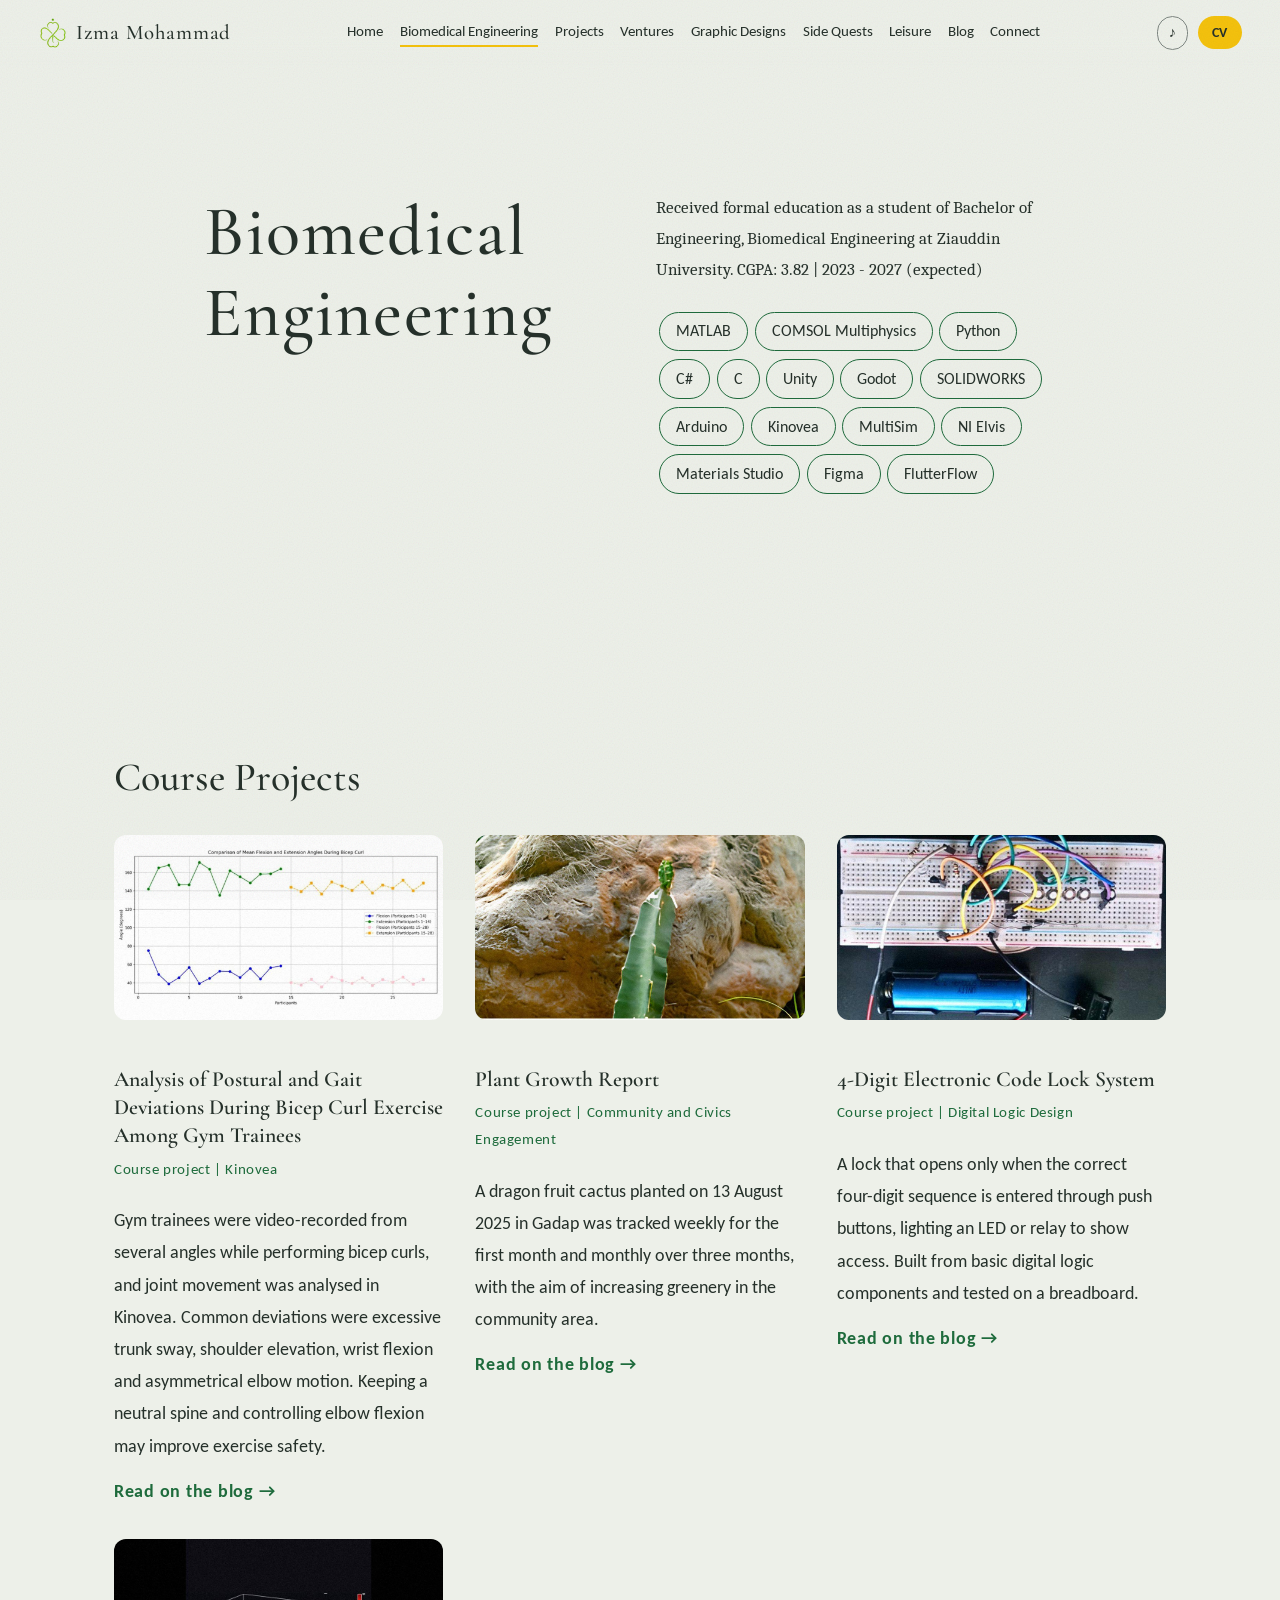
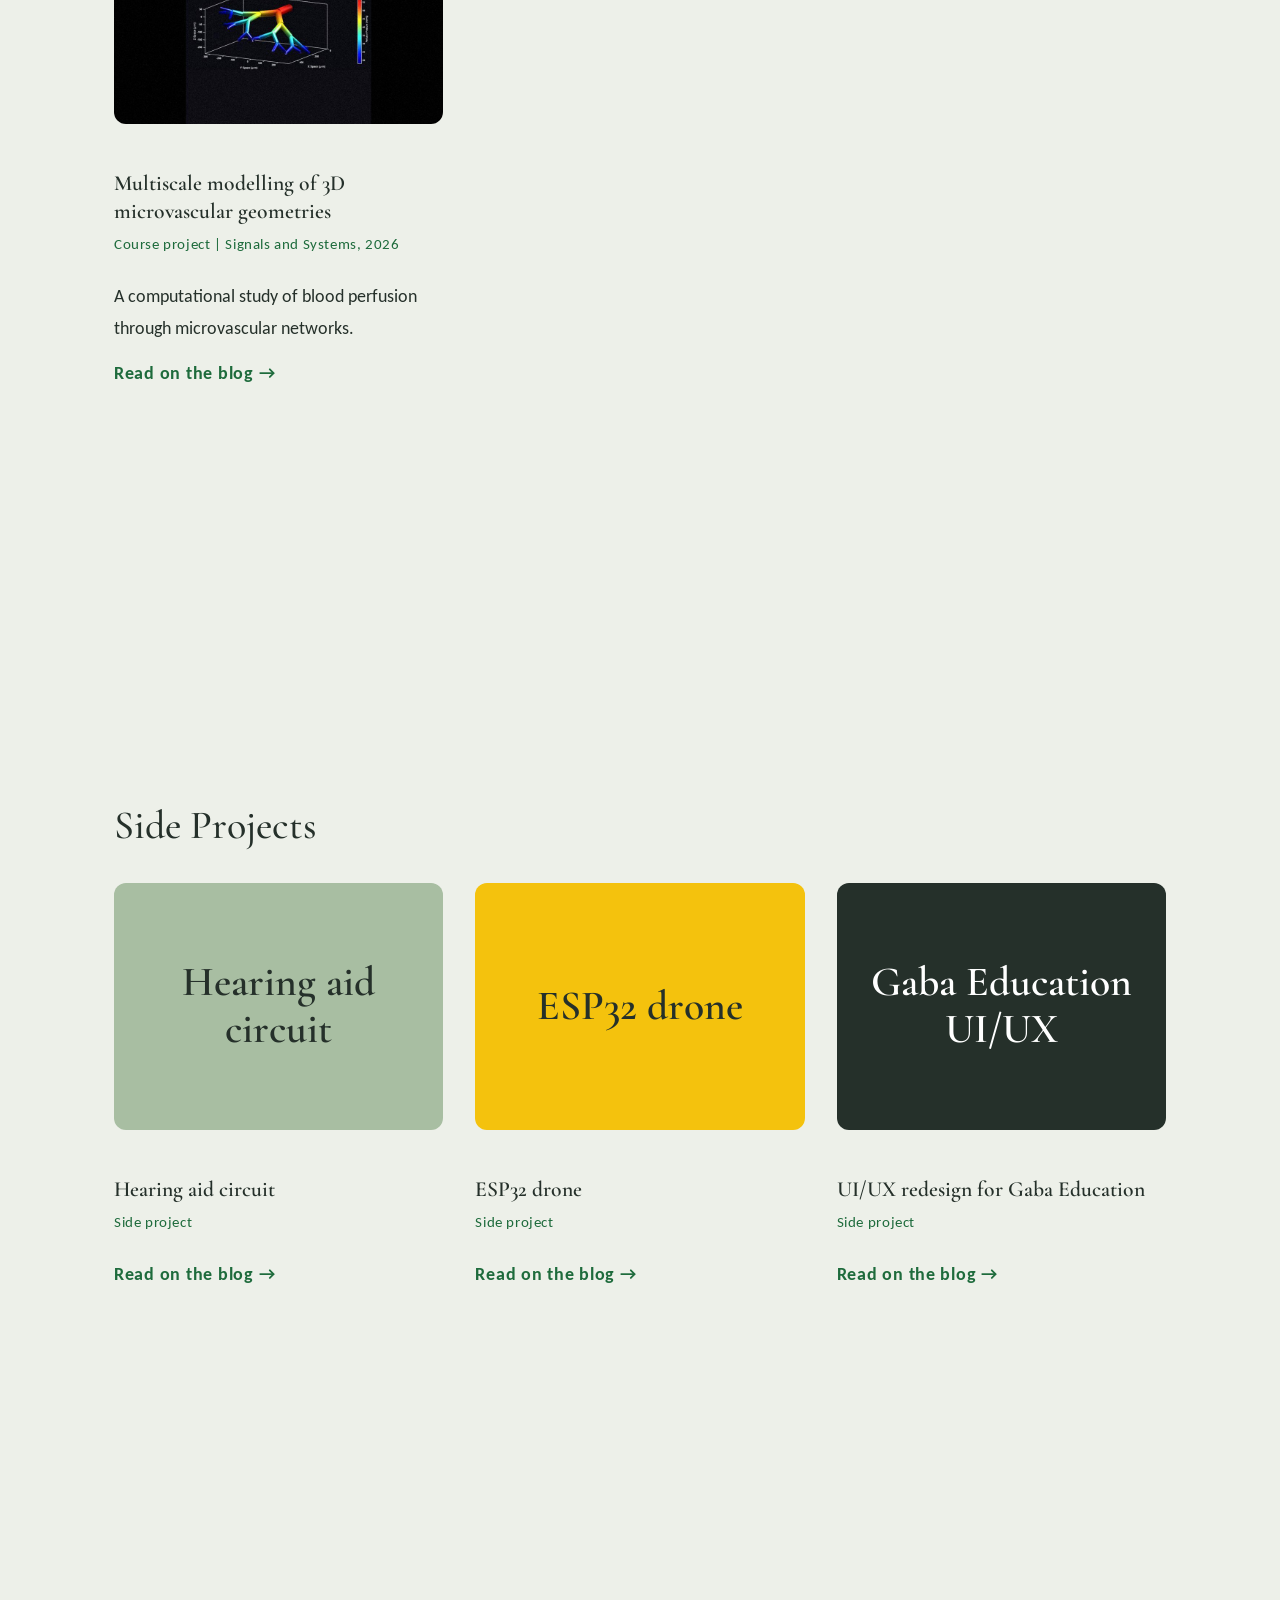
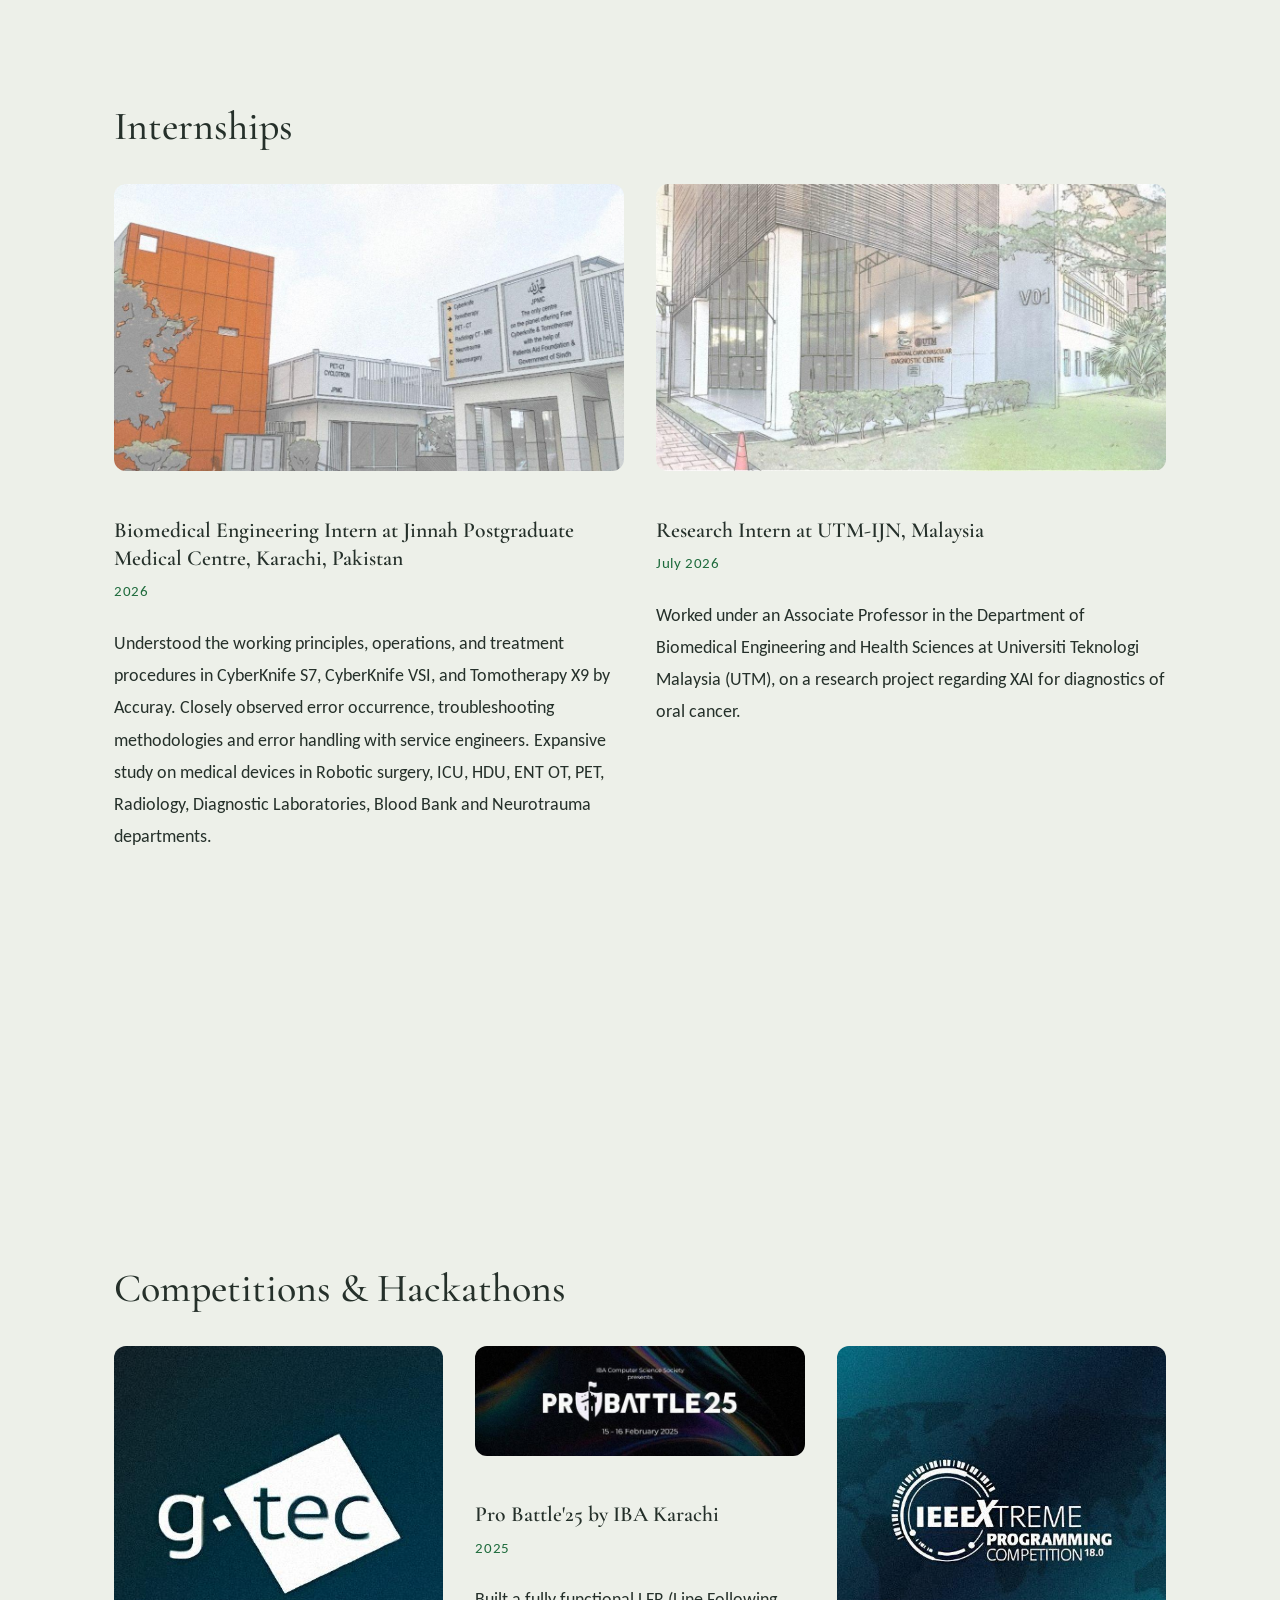
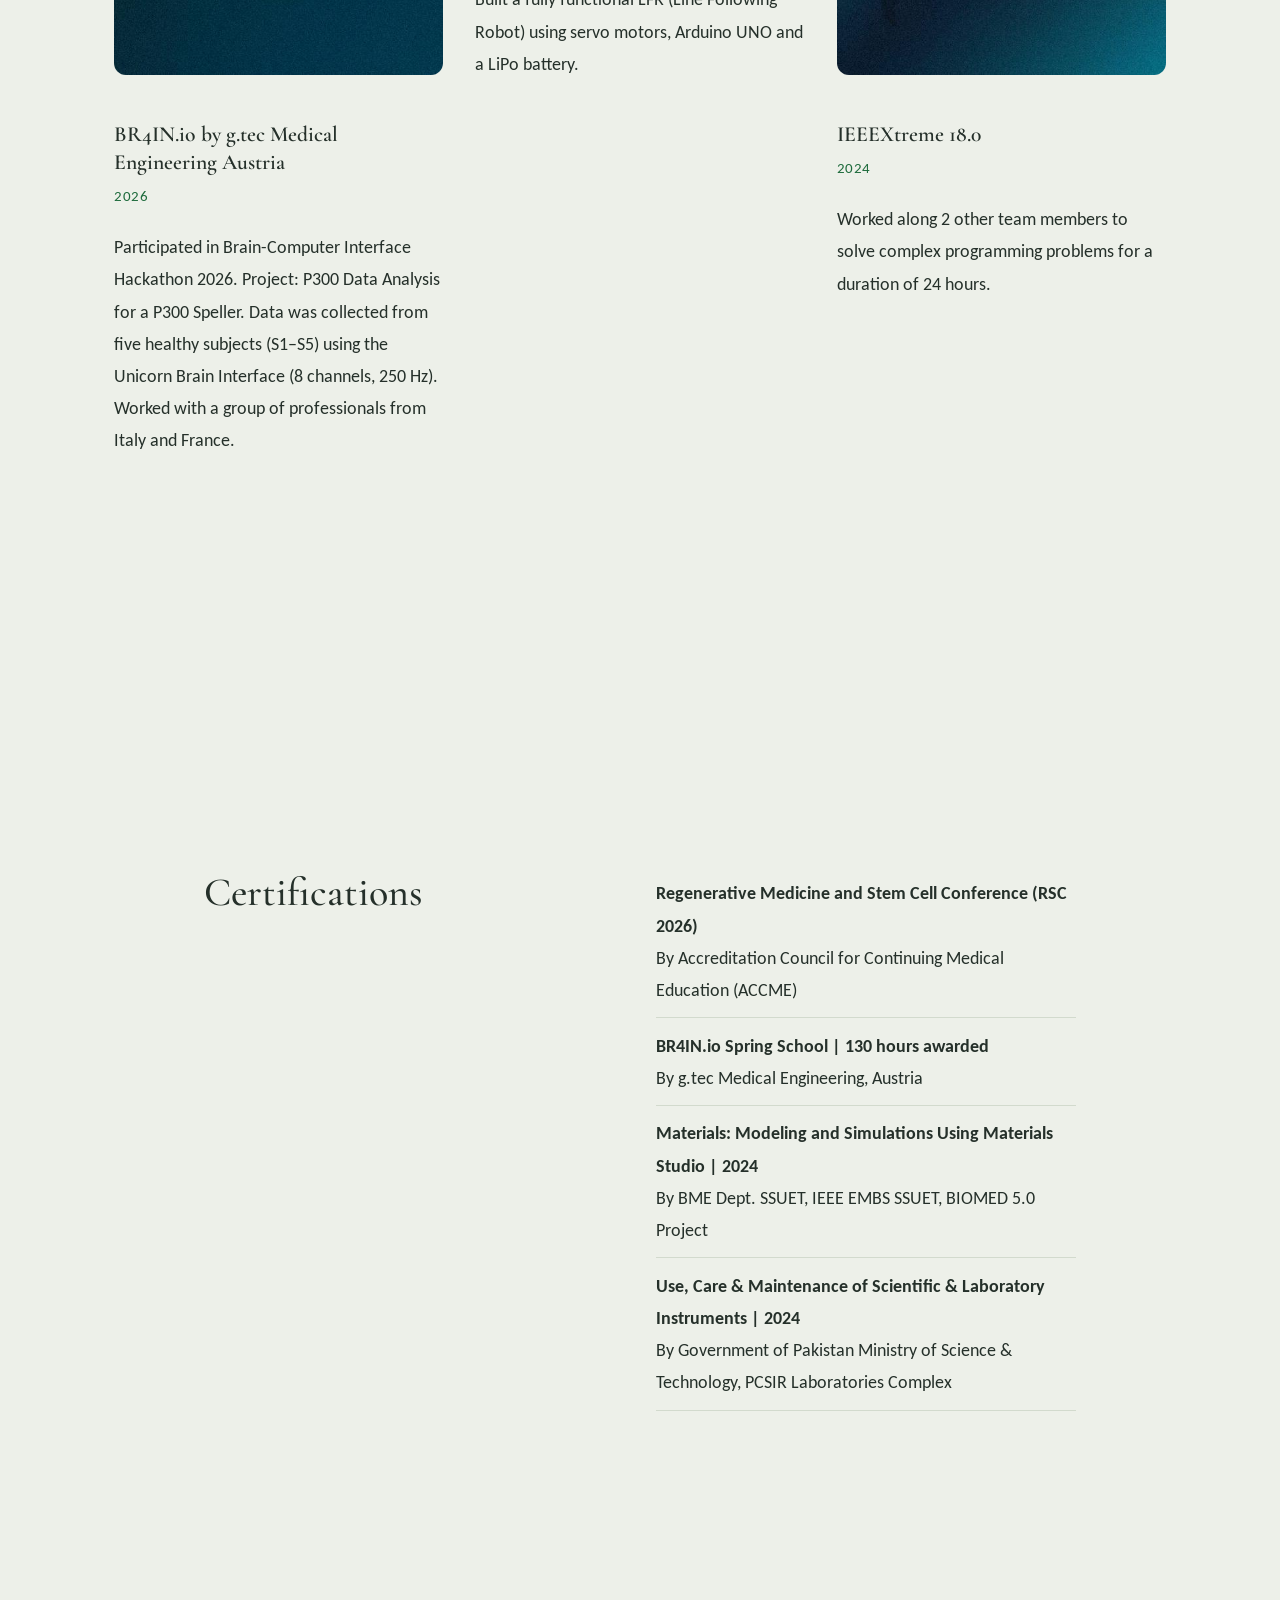
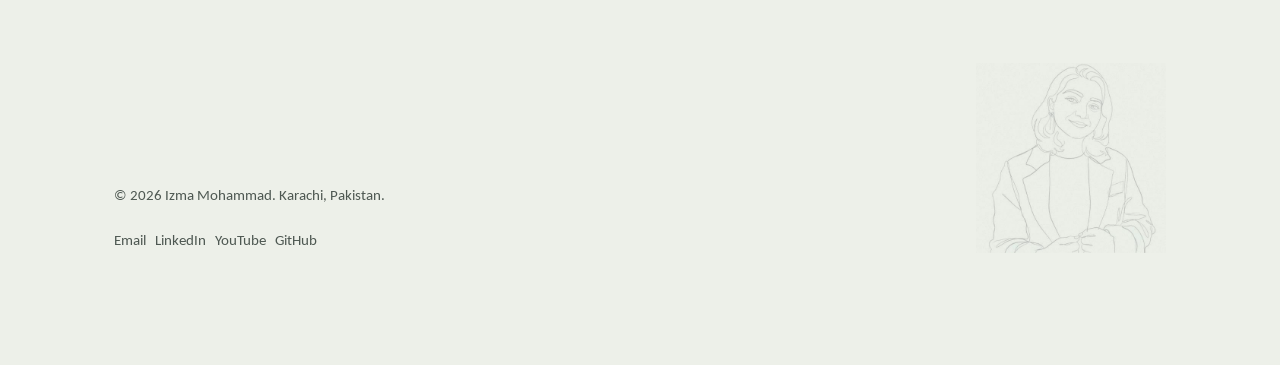
<file: biomedical.html>
<!doctype html><html lang="en"><head><meta charset="utf-8"><meta name="viewport" content="width=device-width,initial-scale=1"><title>Biomedical Engineering | Izma Mohammad</title><meta name="description" content="Education, course projects, side projects, internships, hackathons, certifications and tools of Izma Mohammad, Biomedical Engineering student at Ziauddin University."><meta name="theme-color" content="#EDF0E9"><link rel="canonical" href="https://izmamohammad.com/biomedical.html"><meta property="og:title" content="Biomedical Engineering | Izma Mohammad"><meta property="og:description" content="Education, course projects, side projects, internships, hackathons, certifications and tools of Izma Mohammad, Biomedical Engineering student at Ziauddin University."><meta property="og:type" content="website"><meta property="og:image" content="https://izmamohammad.com/assets/qamaj.jpg"><link rel="icon" href="favicon.ico" sizes="any"><link rel="icon" type="image/png" sizes="32x32" href="favicon-32.png"><link rel="icon" type="image/png" sizes="192x192" href="favicon-192.png"><link rel="apple-touch-icon" href="apple-touch-icon.png"><link rel="preconnect" href="https://fonts.googleapis.com"><link rel="preconnect" href="https://fonts.gstatic.com" crossorigin><link href="https://fonts.googleapis.com/css2?family=Caladea:ital,wght@0,400;0,700;1,400&family=Carlito:wght@400;700&family=Cormorant+Garamond:wght@400;500;600&display=swap" rel="stylesheet"><link rel="stylesheet" href="style.css"><script>document.documentElement.className="js"</script></head><body data-say="CGPA 3.82 in Biomedical Engineering. I am so proud of her."><header class="top"><a class="n" href="index.html"><img src="favicon-48.png" alt="" width="30" height="30">Izma Mohammad</a><div class="tr"><button id="sd" aria-pressed="false" aria-label="Toggle soft kalimba music" title="Kalimba">&#9834;</button><a class="cv" href="assets/Izma-Mohammad-CV.pdf" download>CV</a><button id="m" aria-expanded="false">Menu</button></div><nav id="nv"><a href="index.html">Home</a><a href="biomedical.html" aria-current=page>Biomedical Engineering</a><a href="projects.html">Projects</a><a href="ventures.html">Ventures</a><a href="graphic-designs.html">Graphic Designs</a><a href="side-quests.html">Side Quests</a><a href="leisure.html">Leisure</a><a href="blog.html">Blog</a><a href="connect.html">Connect</a></nav></header><main><header class="ph"><div class="w"><div class="g"><div class="h"><h1>Biomedical Engineering</h1></div><div class="b"><p class="in sm">Received formal education as a student of Bachelor of Engineering, Biomedical Engineering at Ziauddin University. CGPA: 3.82 | 2023 - 2027 (expected)</p><p class="chips"><span>MATLAB</span><span>COMSOL Multiphysics</span><span>Python</span><span>C#</span><span>C</span><span>Unity</span><span>Godot</span><span>SOLIDWORKS</span><span>Arduino</span><span>Kinovea</span><span>MultiSim</span><span>NI Elvis</span><span>Materials Studio</span><span>Figma</span><span>FlutterFlow</span></p></div></div></div></header><section class="sec fx" data-say="Her course projects range from gait analysis to a code lock and a dragon fruit garden."><div class="w"><h2 class="rv">Course Projects</h2><div class="cmp  rv"><a class="cpf" href="blog.html#b-bicep"><img src="assets/bio.jpg" alt="Line chart comparing mean flexion and extension angles of 28 participants during a bicep curl" loading="lazy"><div class="cc"><h3>Analysis of Postural and Gait Deviations During Bicep Curl Exercise Among Gym Trainees</h3><p class="mt">Course project | Kinovea</p><p>Gym trainees were video-recorded from several angles while performing bicep curls, and joint movement was analysed in Kinovea. Common deviations were excessive trunk sway, shoulder elevation, wrist flexion and asymmetrical elbow motion. Keeping a neutral spine and controlling elbow flexion may improve exercise safety.</p><span class=mr>Read on the blog &rarr;</span></div></a><a class="cpf" href="blog.html#b-plant"><img src="assets/plant.jpg" alt="Young dragon fruit cactus growing beside a rock" loading="lazy"><div class="cc"><h3>Plant Growth Report</h3><p class="mt">Course project | Community and Civics Engagement</p><p>A dragon fruit cactus planted on 13 August 2025 in Gadap was tracked weekly for the first month and monthly over three months, with the aim of increasing greenery in the community area.</p><span class=mr>Read on the blog &rarr;</span></div></a><a class="cpf" href="blog.html#b-lock"><img src="assets/lock.jpg" alt="Breadboard circuit of the 4-digit electronic code lock with a battery pack and switch" loading="lazy"><div class="cc"><h3>4-Digit Electronic Code Lock System</h3><p class="mt">Course project | Digital Logic Design</p><p>A lock that opens only when the correct four-digit sequence is entered through push buttons, lighting an LED or relay to show access. Built from basic digital logic components and tested on a breadboard.</p><span class=mr>Read on the blog &rarr;</span></div></a><a class="cpf" href="blog.html#b-microvascular"><img src="assets/capillary.jpg" alt="3D render of a microvascular network model output" loading="lazy"><div class="cc"><h3>Multiscale modelling of 3D microvascular geometries</h3><p class="mt">Course project | Signals and Systems, 2026</p><p>A computational study of blood perfusion through microvascular networks.</p><span class=mr>Read on the blog &rarr;</span></div></a></div></div></section><section class="sec fx" data-say="And a few side projects, just for fun."><div class="w"><h2 class="rv">Side Projects</h2><div class="cmp  rv"><a class="cpf" href="blog.html#b-hearing"><div class="pn sg"><span>Hearing aid circuit</span></div><div class="cc"><h3>Hearing aid circuit</h3><p class="mt">Side project</p><span class=mr>Read on the blog &rarr;</span></div></a><a class="cpf" href="blog.html#b-esp32"><div class="pn ye"><span>ESP32 drone</span></div><div class="cc"><h3>ESP32 drone</h3><p class="mt">Side project</p><span class=mr>Read on the blog &rarr;</span></div></a><a class="cpf" href="blog.html#b-gaba"><div class="pn dk"><span>Gaba Education UI/UX</span></div><div class="cc"><h3>UI/UX redesign for Gaba Education</h3><p class="mt">Side project</p><span class=mr>Read on the blog &rarr;</span></div></a></div></div></section><section class="sec fx" data-say="She interned at JPMC on CyberKnife and Tomotherapy systems, then did research in Malaysia."><div class="w"><h2 class="rv">Internships</h2><div class="cmp c2 rv"><figure class="cpf"><img src="assets/jpmc.jpg" alt="JPMC campus" loading="lazy"><div class="cc"><h3>Biomedical Engineering Intern at Jinnah Postgraduate Medical Centre, Karachi, Pakistan</h3><p class="mt">2026</p><p>Understood the working principles, operations, and treatment procedures in CyberKnife S7, CyberKnife VSI, and Tomotherapy X9 by Accuray. Closely observed error occurrence, troubleshooting methodologies and error handling with service engineers. Expansive study on medical devices in Robotic surgery, ICU, HDU, ENT OT, PET, Radiology, Diagnostic Laboratories, Blood Bank and Neurotrauma departments.</p></div></figure><figure class="cpf"><img src="assets/utm.jpg" alt="Line drawing of the International Cardiovascular Diagnostic Centre building at UTM" loading="lazy"><div class="cc"><h3>Research Intern at UTM-IJN, Malaysia</h3><p class="mt">July 2026</p><p>Worked under an Associate Professor in the Department of Biomedical Engineering and Health Sciences at Universiti Teknologi Malaysia (UTM), on a research project regarding XAI for diagnostics of oral cancer.</p></div></figure></div></div></section><section class="sec fx" data-say="A BCI hackathon with g.tec, a line-following robot, and a 24-hour coding contest."><div class="w"><h2 class="rv">Competitions &amp; Hackathons</h2><div class="cmp  rv"><figure class="cpf"><img src="assets/gtec.jpg" alt="g.tec logo" loading="lazy"><div class="cc"><h3>BR4IN.io by g.tec Medical Engineering Austria</h3><p class="mt">2026</p><p>Participated in Brain-Computer Interface Hackathon 2026. Project: P300 Data Analysis for a P300 Speller. Data was collected from five healthy subjects (S1&ndash;S5) using the Unicorn Brain Interface (8 channels, 250 Hz). Worked with a group of professionals from Italy and France.</p></div></figure><figure class="cpf"><img src="assets/iba.jpg" alt="Pro Battle 25 banner by IBA Computer Science Society" loading="lazy"><div class="cc"><h3>Pro Battle'25 by IBA Karachi</h3><p class="mt">2025</p><p>Built a fully functional LFR (Line Following Robot) using servo motors, Arduino UNO and a LiPo battery.</p></div></figure><figure class="cpf"><img src="assets/ieeextreme.jpg" alt="IEEEXtreme Programming Competition 18.0 logo" loading="lazy"><div class="cc"><h3>IEEEXtreme 18.0</h3><p class="mt">2024</p><p>Worked along 2 other team members to solve complex programming problems for a duration of 24 hours.</p></div></figure></div></div></section><section class="sec fx" id=cert data-say="130 hours at the g.tec spring school, among other certificates."><div class="w"><div class="g"><div class="h rv"><h2>Certifications</h2></div><div class="b rv"><ul><li><b>Regenerative Medicine and Stem Cell Conference (RSC 2026)</b><br>By Accreditation Council for Continuing Medical Education (ACCME)</li><li><b>BR4IN.io Spring School | 130 hours awarded</b><br>By g.tec Medical Engineering, Austria</li><li><b>Materials: Modeling and Simulations Using Materials Studio | 2024</b><br>By BME Dept. SSUET, IEEE EMBS SSUET, BIOMED 5.0 Project</li><li><b>Use, Care &amp; Maintenance of Scientific &amp; Laboratory Instruments | 2024</b><br>By Government of Pakistan Ministry of Science &amp; Technology, PCSIR Laboratories Complex</li></ul></div></div></div></section></main><div class="mw" id="mw"><div id="mb" class="mb" role="status"><span id="ms">CGPA 3.82 in Biomedical Engineering. I am so proud of her.</span> <a id="mn" href="projects.html">Next stop: Projects &rarr;</a></div><img id="mi" class="mi" src="assets/minnie-front.webp" alt="Minnie, a fluffy white Siberian cat with icy blue eyes" width="86" height="150"></div><footer><div class="w"><div><p>&copy; 2026 Izma Mohammad. Karachi, Pakistan.</p><p><a href="mailto:izmamohammad05@gmail.com">Email</a> &nbsp; <a href="https://www.linkedin.com/in/izma-mohammad/" target="_blank" rel="noopener">LinkedIn</a> &nbsp; <a href="https://www.youtube.com/@greendreamstories" target="_blank" rel="noopener">YouTube</a> &nbsp; <a href="https://github.com/izma-m" target="_blank" rel="noopener">GitHub</a></p></div><img class="sub" src="assets/subtle.jpg" alt="Line-art portrait of Izma Mohammad" loading="lazy"></div></footer><script src="app.js"></script></body></html>
</file>
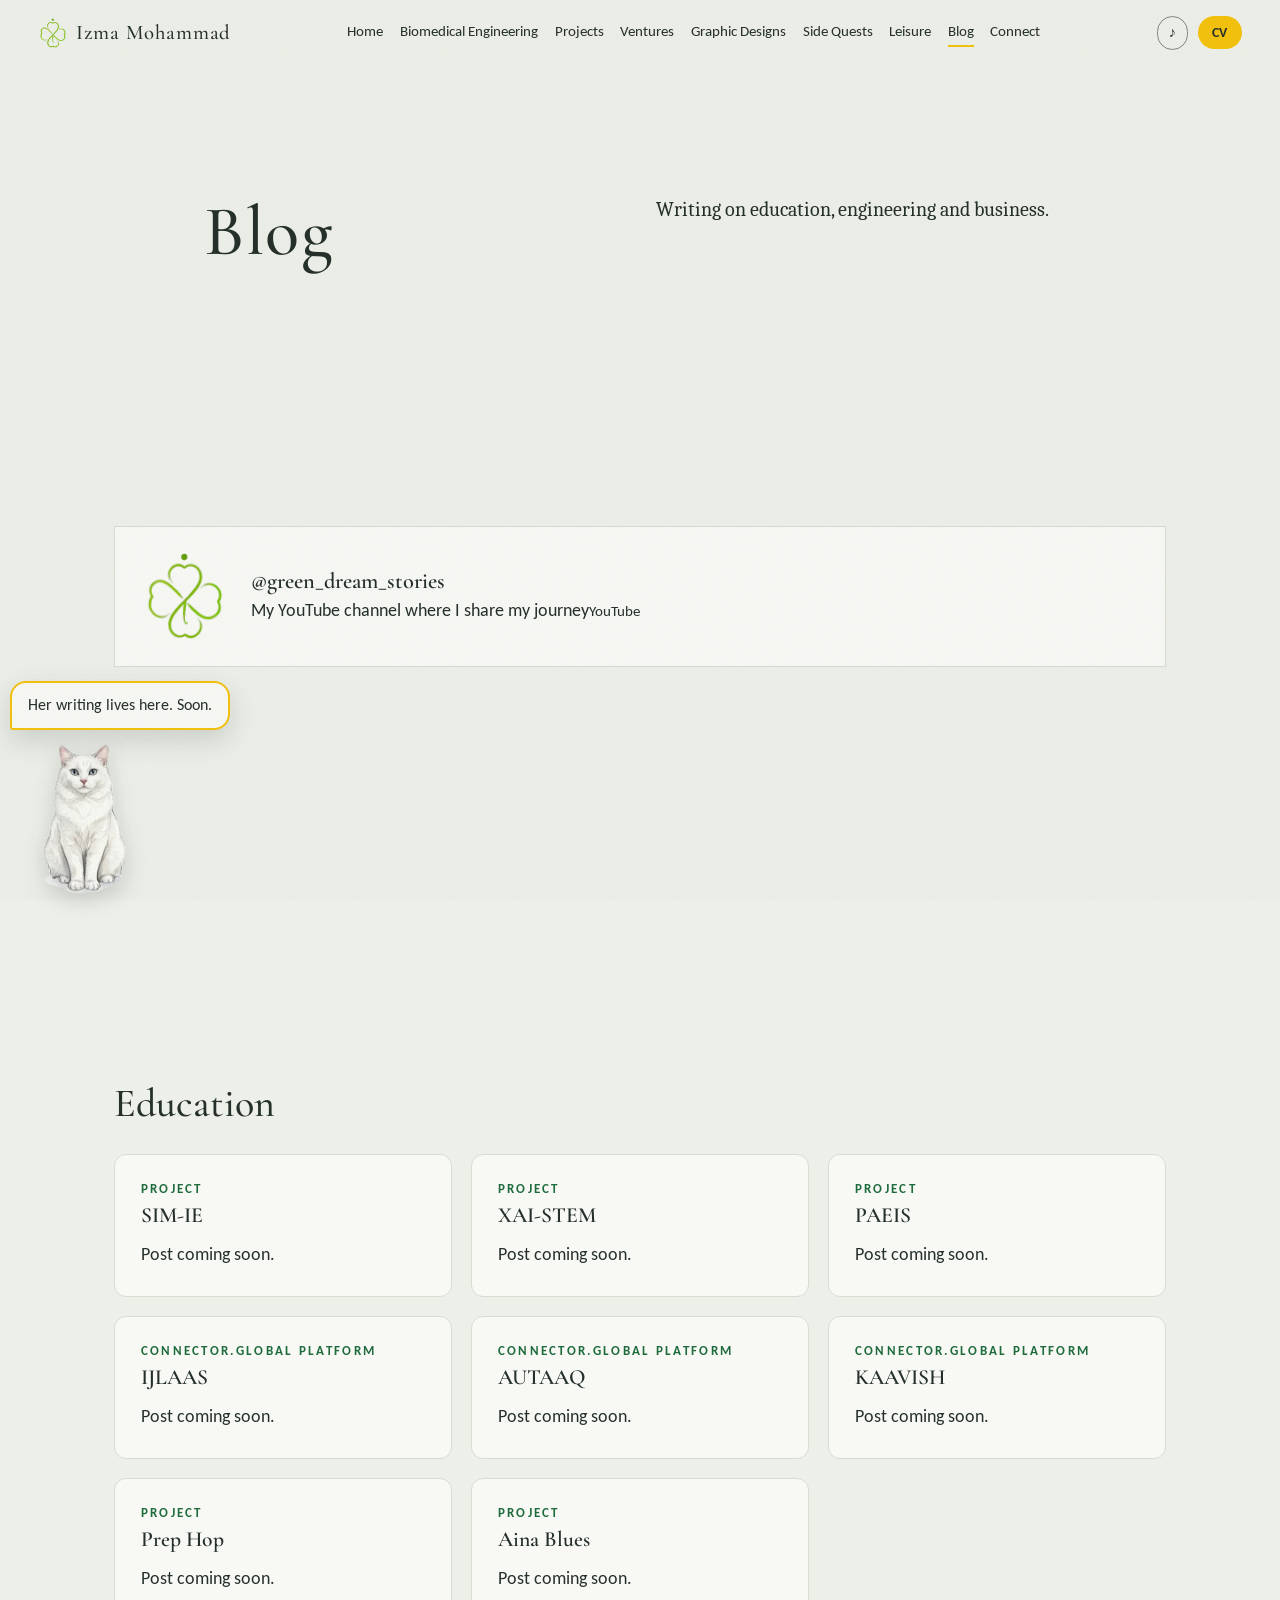
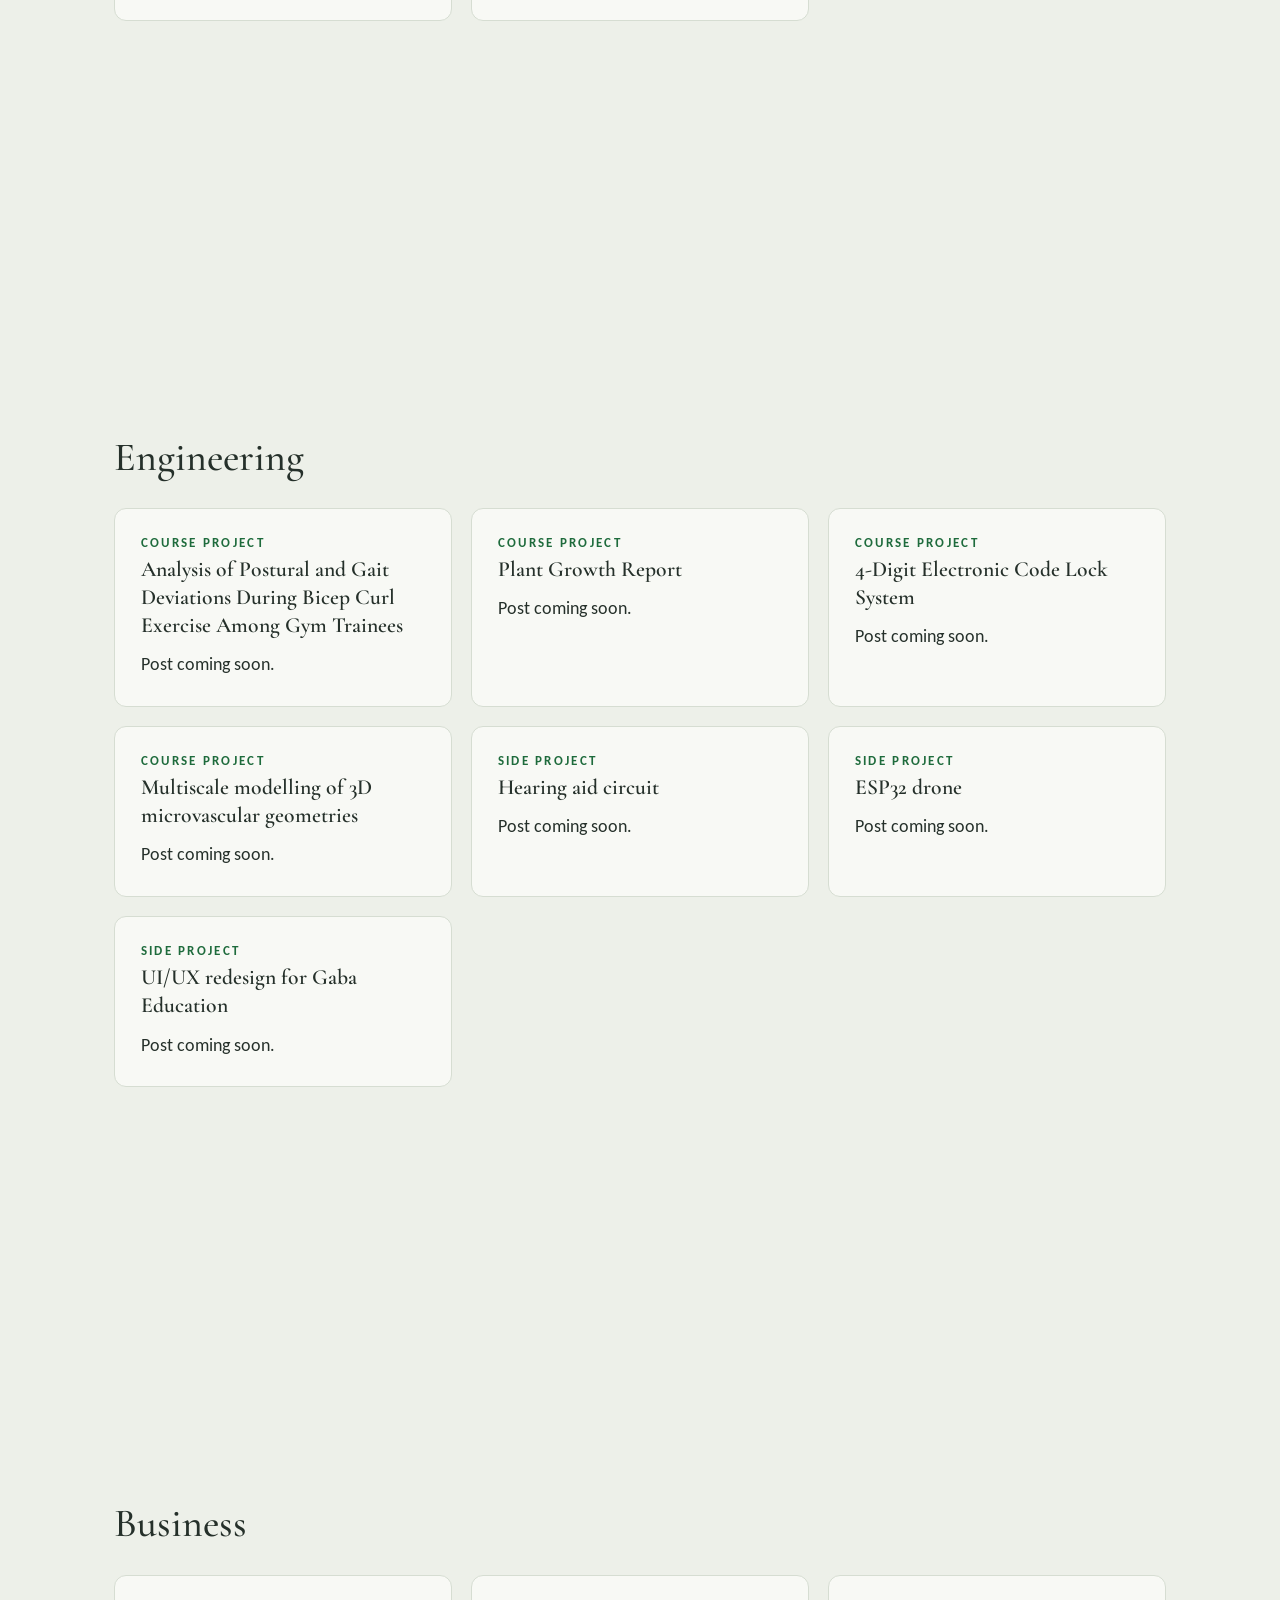
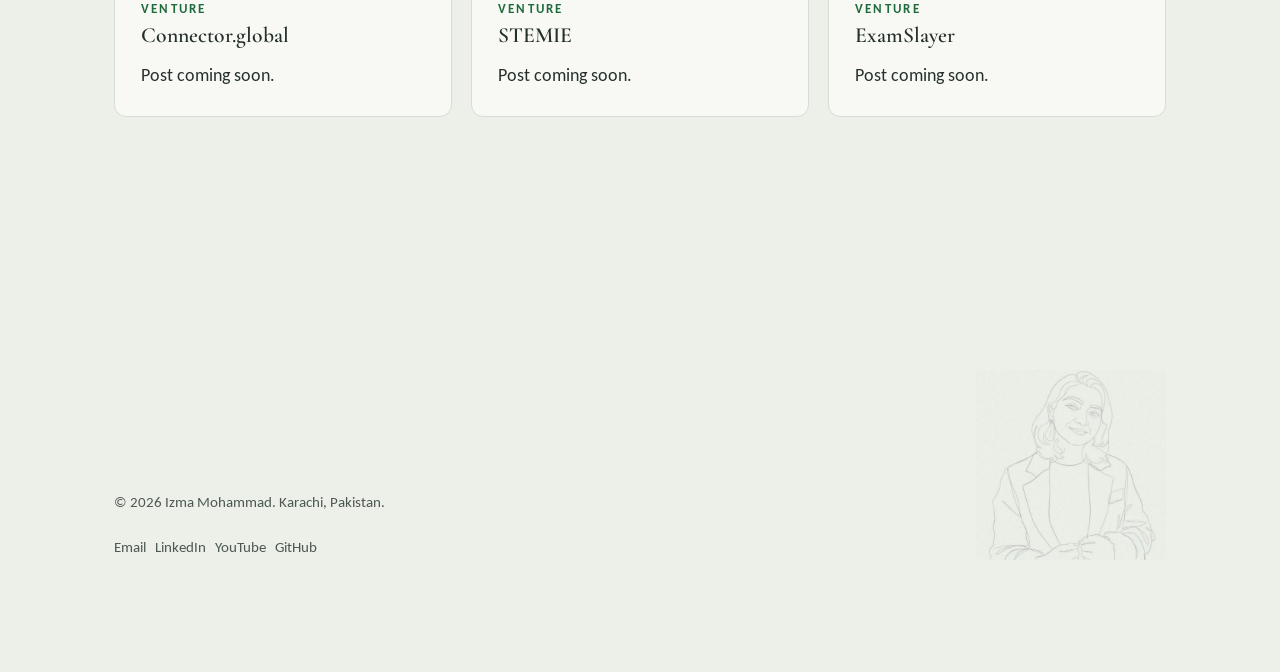
<file: blog.html>
<!doctype html><html lang="en"><head><meta charset="utf-8"><meta name="viewport" content="width=device-width,initial-scale=1"><title>Blog | Izma Mohammad</title><meta name="description" content="Blog by Izma Mohammad on education, engineering and business, plus the @green_dream_stories YouTube channel."><meta name="theme-color" content="#EDF0E9"><link rel="canonical" href="https://izmamohammad.com/blog.html"><meta property="og:title" content="Blog | Izma Mohammad"><meta property="og:description" content="Blog by Izma Mohammad on education, engineering and business, plus the @green_dream_stories YouTube channel."><meta property="og:type" content="website"><meta property="og:image" content="https://izmamohammad.com/assets/qamaj.jpg"><link rel="icon" href="favicon.ico" sizes="any"><link rel="icon" type="image/png" sizes="32x32" href="favicon-32.png"><link rel="icon" type="image/png" sizes="192x192" href="favicon-192.png"><link rel="apple-touch-icon" href="apple-touch-icon.png"><link rel="preconnect" href="https://fonts.googleapis.com"><link rel="preconnect" href="https://fonts.gstatic.com" crossorigin><link href="https://fonts.googleapis.com/css2?family=Caladea:ital,wght@0,400;0,700;1,400&family=Carlito:wght@400;700&family=Cormorant+Garamond:wght@400;500;600&display=swap" rel="stylesheet"><link rel="stylesheet" href="style.css"><script>document.documentElement.className="js"</script></head><body data-say="Her writing lives here. Soon."><header class="top"><a class="n" href="index.html"><img src="favicon-48.png" alt="" width="30" height="30">Izma Mohammad</a><div class="tr"><button id="sd" aria-pressed="false" aria-label="Toggle soft kalimba music" title="Kalimba">&#9834;</button><a class="cv" href="assets/Izma-Mohammad-CV.pdf" download>CV</a><button id="m" aria-expanded="false">Menu</button></div><nav id="nv"><a href="index.html">Home</a><a href="biomedical.html">Biomedical Engineering</a><a href="projects.html">Projects</a><a href="ventures.html">Ventures</a><a href="graphic-designs.html">Graphic Designs</a><a href="side-quests.html">Side Quests</a><a href="leisure.html">Leisure</a><a href="blog.html" aria-current=page>Blog</a><a href="connect.html">Connect</a></nav></header><main><header class="ph"><div class="w"><div class="g"><div class="h"><h1>Blog</h1></div><div class="b"><p class="in">Writing on education, engineering and business.</p></div></div></div></header><section class="sec"><div class="w"><div class="ls rv"><a class="lk yt" href="https://www.youtube.com/@greendreamstories" target="_blank" rel="noopener"><img src="assets/logo.webp" alt="Green dream stories clover logo" width="88" height="88"><span><b>@green_dream_stories</b>My YouTube channel where I share my journey<small>YouTube</small></span></a></div></div></section><section class="sec" id="education"><div class="w"><h2 class="rv">Education</h2><div class="bpl rv"><article class="bp" id="b-simie"><p class="kk">Project</p><h3>SIM-IE</h3><p>Post coming soon.</p></article><article class="bp" id="b-xai"><p class="kk">Project</p><h3>XAI-STEM</h3><p>Post coming soon.</p></article><article class="bp" id="b-paeis"><p class="kk">Project</p><h3>PAEIS</h3><p>Post coming soon.</p></article><article class="bp" id="b-ijlaas"><p class="kk">Connector.global platform</p><h3>IJLAAS</h3><p>Post coming soon.</p></article><article class="bp" id="b-autaaq"><p class="kk">Connector.global platform</p><h3>AUTAAQ</h3><p>Post coming soon.</p></article><article class="bp" id="b-kaavish"><p class="kk">Connector.global platform</p><h3>KAAVISH</h3><p>Post coming soon.</p></article><article class="bp" id="b-prephop"><p class="kk">Project</p><h3>Prep Hop</h3><p>Post coming soon.</p></article><article class="bp" id="b-ainablues"><p class="kk">Project</p><h3>Aina Blues</h3><p>Post coming soon.</p></article></div></div></section><!-- To publish a post: replace "Post coming soon." inside the matching article with a link to the post. --><section class="sec" id="engineering"><div class="w"><h2 class="rv">Engineering</h2><div class="bpl rv"><article class="bp" id="b-bicep"><p class="kk">Course project</p><h3>Analysis of Postural and Gait Deviations During Bicep Curl Exercise Among Gym Trainees</h3><p>Post coming soon.</p></article><article class="bp" id="b-plant"><p class="kk">Course project</p><h3>Plant Growth Report</h3><p>Post coming soon.</p></article><article class="bp" id="b-lock"><p class="kk">Course project</p><h3>4-Digit Electronic Code Lock System</h3><p>Post coming soon.</p></article><article class="bp" id="b-microvascular"><p class="kk">Course project</p><h3>Multiscale modelling of 3D microvascular geometries</h3><p>Post coming soon.</p></article><article class="bp" id="b-hearing"><p class="kk">Side project</p><h3>Hearing aid circuit</h3><p>Post coming soon.</p></article><article class="bp" id="b-esp32"><p class="kk">Side project</p><h3>ESP32 drone</h3><p>Post coming soon.</p></article><article class="bp" id="b-gaba"><p class="kk">Side project</p><h3>UI/UX redesign for Gaba Education</h3><p>Post coming soon.</p></article></div></div></section><!-- To publish a post: replace "Post coming soon." inside the matching article with a link to the post. --><section class="sec" id="business"><div class="w"><h2 class="rv">Business</h2><div class="bpl rv"><article class="bp" id="b-connector"><p class="kk">Venture</p><h3>Connector.global</h3><p>Post coming soon.</p></article><article class="bp" id="b-stemie"><p class="kk">Venture</p><h3>STEMIE</h3><p>Post coming soon.</p></article><article class="bp" id="b-examslayer"><p class="kk">Venture</p><h3>ExamSlayer</h3><p>Post coming soon.</p></article></div></div></section><!-- To publish a post: replace "Post coming soon." inside the matching article with a link to the post. --></main><div class="mw" id="mw"><div id="mb" class="mb" role="status"><span id="ms">Her writing lives here. Soon.</span></div><img id="mi" class="mi" src="assets/minnie-front.webp" alt="Minnie, a fluffy white Siberian cat with icy blue eyes" width="86" height="150"></div><footer><div class="w"><div><p>&copy; 2026 Izma Mohammad. Karachi, Pakistan.</p><p><a href="mailto:izmamohammad05@gmail.com">Email</a> &nbsp; <a href="https://www.linkedin.com/in/izma-mohammad/" target="_blank" rel="noopener">LinkedIn</a> &nbsp; <a href="https://www.youtube.com/@greendreamstories" target="_blank" rel="noopener">YouTube</a> &nbsp; <a href="https://github.com/izma-m" target="_blank" rel="noopener">GitHub</a></p></div><img class="sub" src="assets/subtle.jpg" alt="Line-art portrait of Izma Mohammad" loading="lazy"></div></footer><script src="app.js"></script></body></html>
</file>
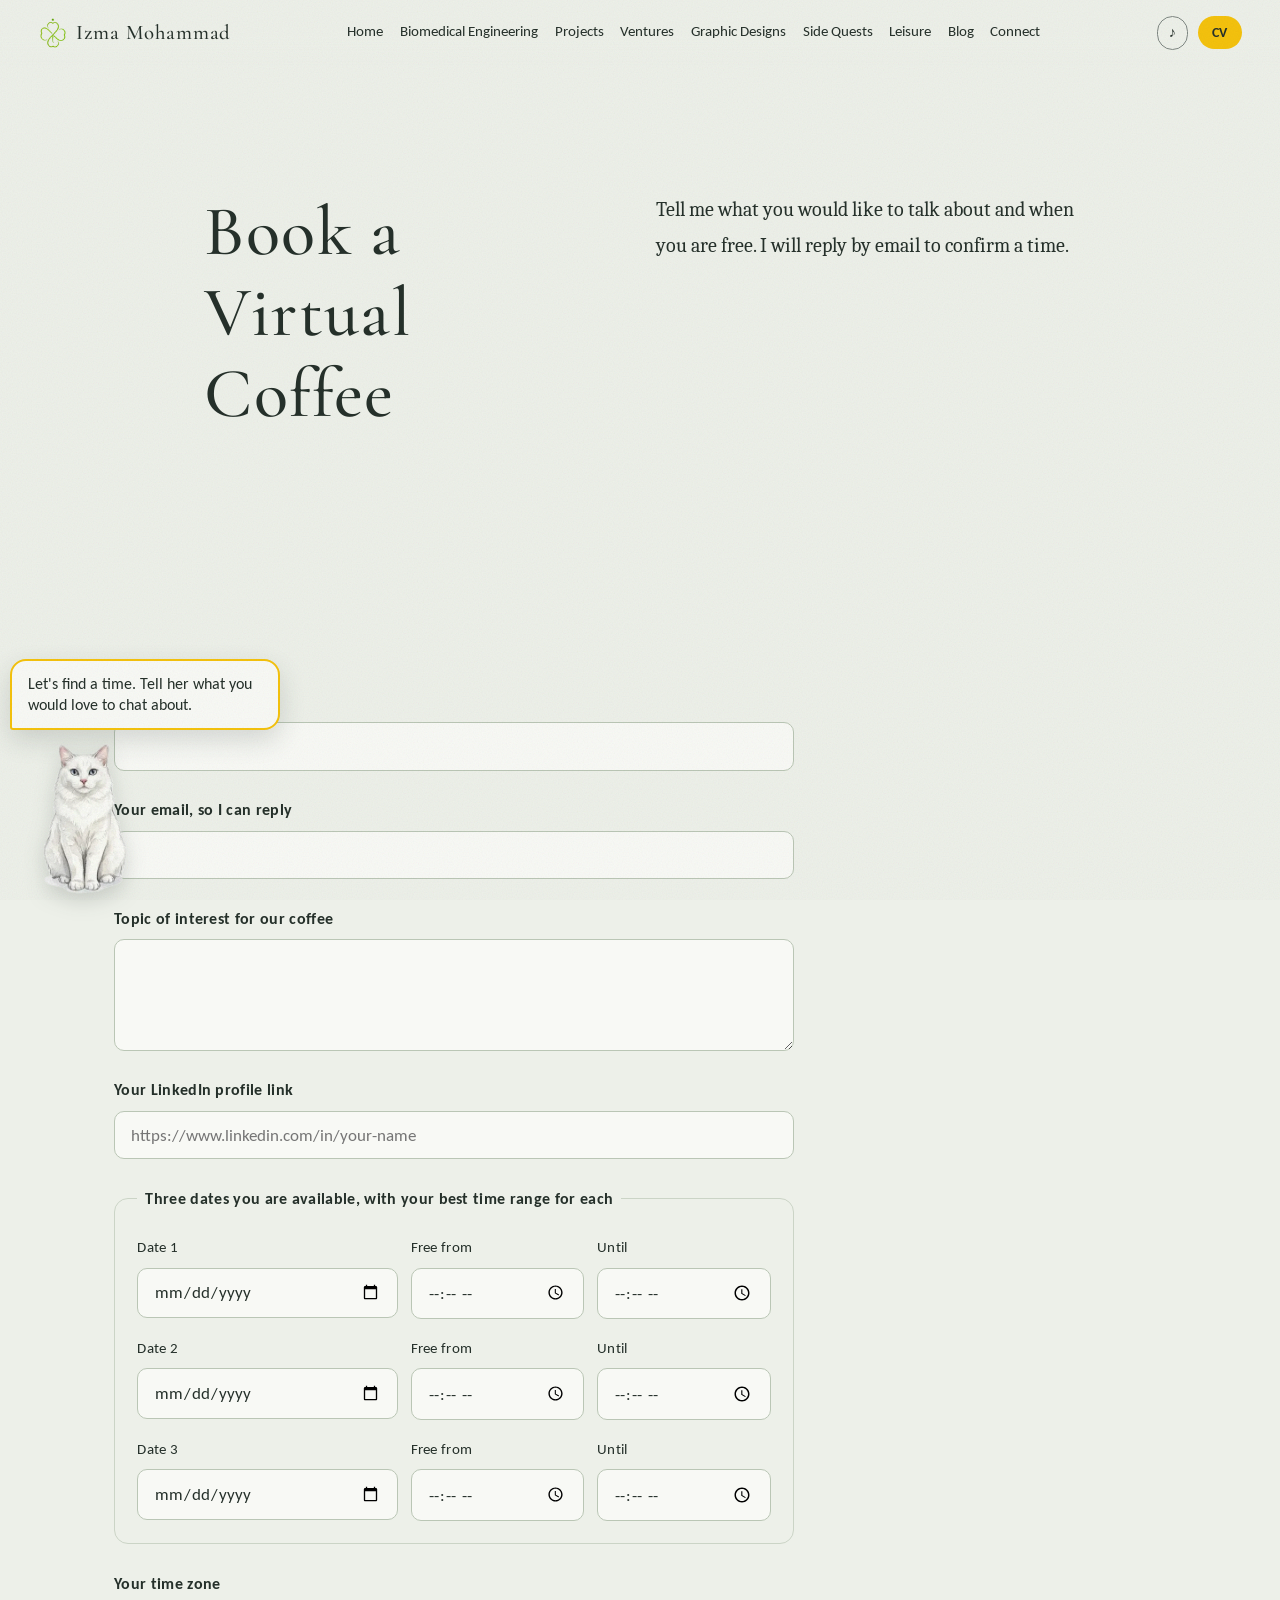
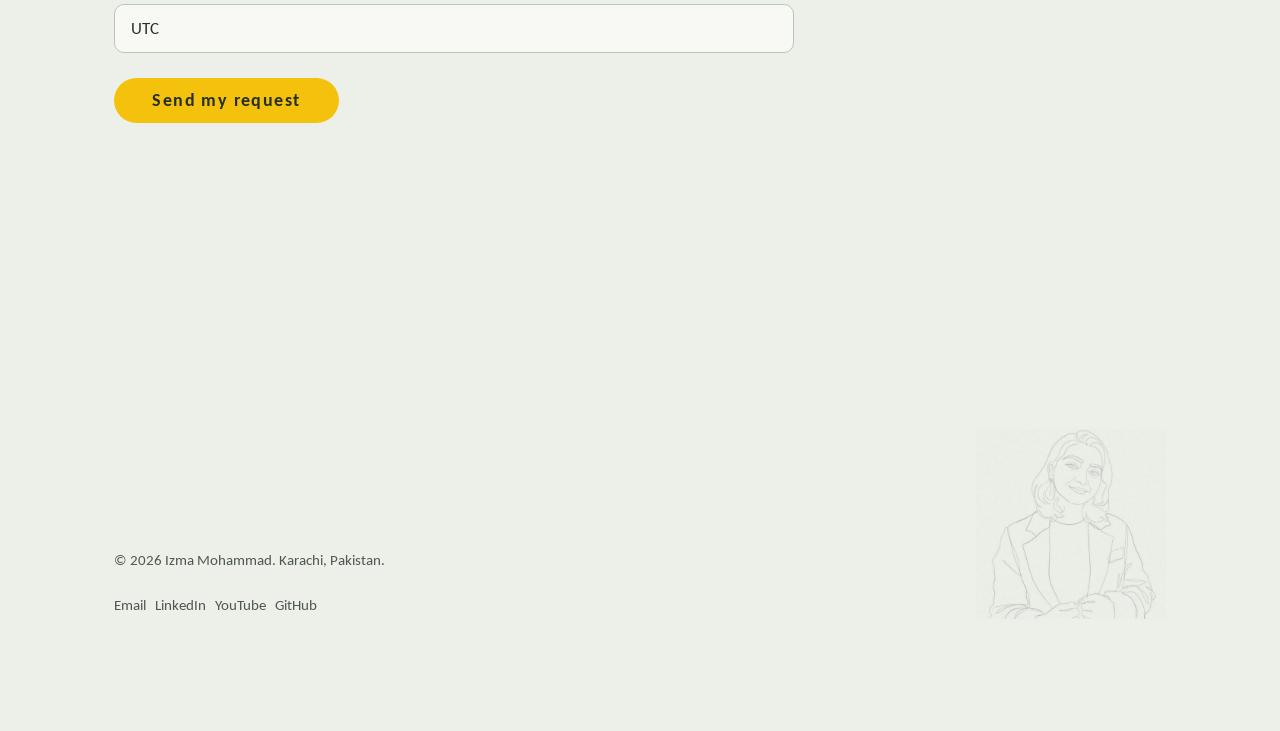
<file: coffee.html>
<!doctype html><html lang="en"><head><meta charset="utf-8"><meta name="viewport" content="width=device-width,initial-scale=1"><title>Book a Virtual Coffee | Izma Mohammad</title><meta name="description" content="Request a virtual coffee with Izma Mohammad: share your topic, LinkedIn profile, three available dates, time ranges and time zone."><meta name="theme-color" content="#EDF0E9"><link rel="canonical" href="https://izmamohammad.com/coffee.html"><meta property="og:title" content="Book a Virtual Coffee | Izma Mohammad"><meta property="og:description" content="Request a virtual coffee with Izma Mohammad: share your topic, LinkedIn profile, three available dates, time ranges and time zone."><meta property="og:type" content="website"><meta property="og:image" content="https://izmamohammad.com/assets/qamaj.jpg"><link rel="icon" href="favicon.ico" sizes="any"><link rel="icon" type="image/png" sizes="32x32" href="favicon-32.png"><link rel="icon" type="image/png" sizes="192x192" href="favicon-192.png"><link rel="apple-touch-icon" href="apple-touch-icon.png"><link rel="preconnect" href="https://fonts.googleapis.com"><link rel="preconnect" href="https://fonts.gstatic.com" crossorigin><link href="https://fonts.googleapis.com/css2?family=Caladea:ital,wght@0,400;0,700;1,400&family=Carlito:wght@400;700&family=Cormorant+Garamond:wght@400;500;600&display=swap" rel="stylesheet"><link rel="stylesheet" href="style.css"><script>document.documentElement.className="js"</script></head><body data-say="Let's find a time. Tell her what you would love to chat about."><header class="top"><a class="n" href="index.html"><img src="favicon-48.png" alt="" width="30" height="30">Izma Mohammad</a><div class="tr"><button id="sd" aria-pressed="false" aria-label="Toggle soft kalimba music" title="Kalimba">&#9834;</button><a class="cv" href="assets/Izma-Mohammad-CV.pdf" download>CV</a><button id="m" aria-expanded="false">Menu</button></div><nav id="nv"><a href="index.html">Home</a><a href="biomedical.html">Biomedical Engineering</a><a href="projects.html">Projects</a><a href="ventures.html">Ventures</a><a href="graphic-designs.html">Graphic Designs</a><a href="side-quests.html">Side Quests</a><a href="leisure.html">Leisure</a><a href="blog.html">Blog</a><a href="connect.html">Connect</a></nav></header><main><header class="ph"><div class="w"><div class="g"><div class="h"><h1>Book a Virtual Coffee</h1></div><div class=b><p class=in>Tell me what you would like to talk about and when you are free. I will reply by email to confirm a time.</p></div></div></div></header><section class="sec"><div class="w"><form id="cf" class="cfm rv" novalidate><p class="hp" aria-hidden="true"><label>Leave this empty<input name="_honey" tabindex="-1" autocomplete="off"></label></p><label>Your name<input name="name" required autocomplete="name"></label><label>Your email, so I can reply<input type="email" name="email" required autocomplete="email"></label><label>Topic of interest for our coffee<textarea name="topic" rows="4" required></textarea></label><label>Your LinkedIn profile link<input type="url" name="linkedin" required placeholder="https://www.linkedin.com/in/your-name"></label><fieldset><legend>Three dates you are available, with your best time range for each</legend><div class="dr"><label>Date 1<input type="date" name="date1" required></label><label>Free from<input type="time" name="from1" required></label><label>Until<input type="time" name="to1" required></label></div><div class="dr"><label>Date 2<input type="date" name="date2" required></label><label>Free from<input type="time" name="from2" required></label><label>Until<input type="time" name="to2" required></label></div><div class="dr"><label>Date 3<input type="date" name="date3" required></label><label>Free from<input type="time" name="from3" required></label><label>Until<input type="time" name="to3" required></label></div></fieldset><label>Your time zone<input name="timezone" list="tzl" required autocomplete="off" placeholder="Start typing, for example Asia/Karachi"></label><datalist id="tzl"></datalist><button class="bt" type="submit">Send my request</button><p id="cs" role="status" aria-live="polite"></p></form></div></section></main><div class="mw" id="mw"><div id="mb" class="mb" role="status"><span id="ms">Let's find a time. Tell her what you would love to chat about.</span></div><img id="mi" class="mi" src="assets/minnie-front.webp" alt="Minnie, a fluffy white Siberian cat with icy blue eyes" width="86" height="150"></div><footer><div class="w"><div><p>&copy; 2026 Izma Mohammad. Karachi, Pakistan.</p><p><a href="mailto:izmamohammad05@gmail.com">Email</a> &nbsp; <a href="https://www.linkedin.com/in/izma-mohammad/" target="_blank" rel="noopener">LinkedIn</a> &nbsp; <a href="https://www.youtube.com/@greendreamstories" target="_blank" rel="noopener">YouTube</a> &nbsp; <a href="https://github.com/izma-m" target="_blank" rel="noopener">GitHub</a></p></div><img class="sub" src="assets/subtle.jpg" alt="Line-art portrait of Izma Mohammad" loading="lazy"></div></footer><script src="app.js"></script></body></html>
</file>
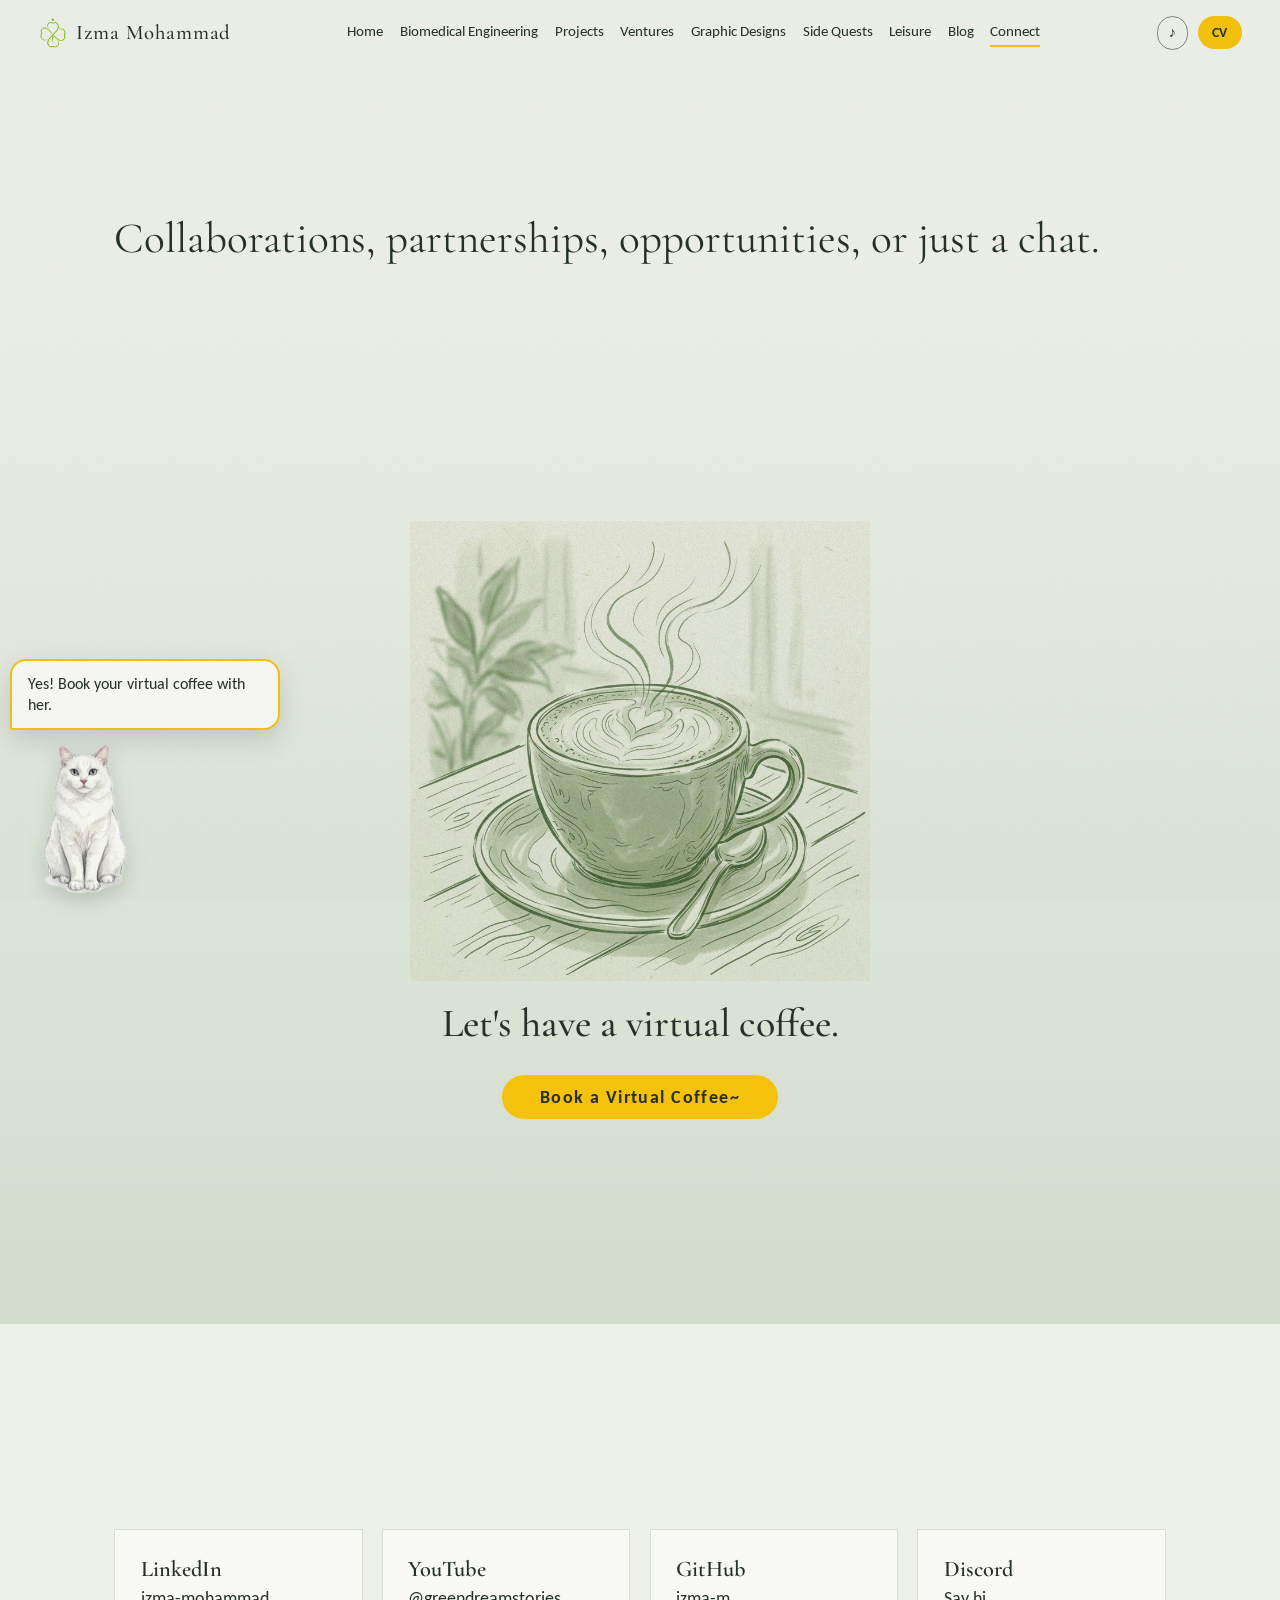
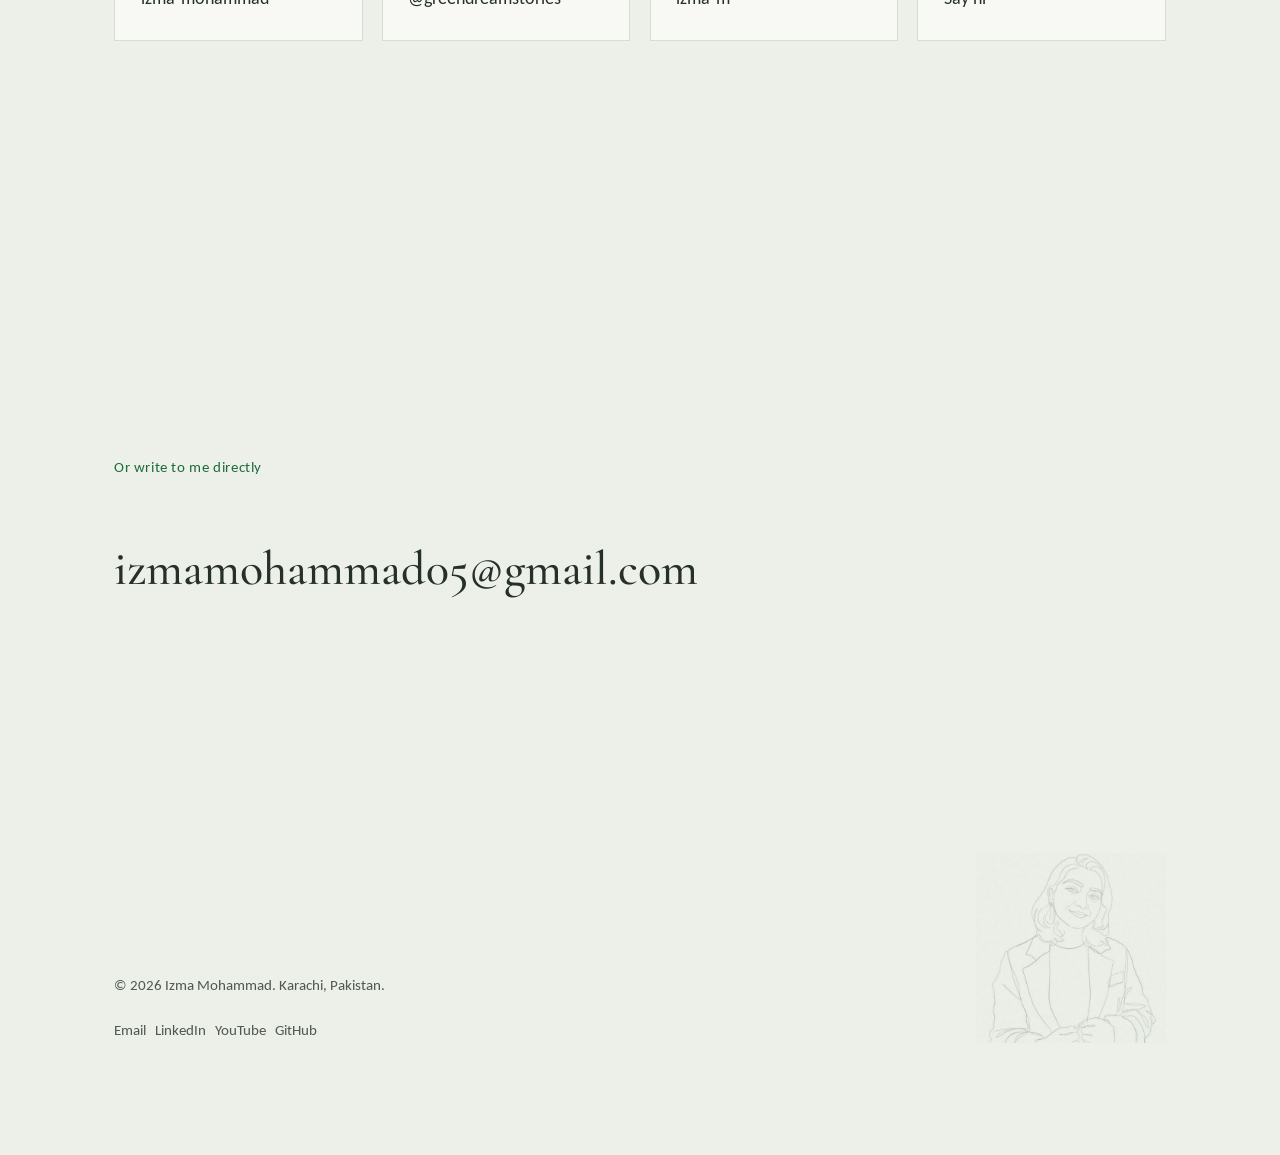
<file: connect.html>
<!doctype html><html lang="en"><head><meta charset="utf-8"><meta name="viewport" content="width=device-width,initial-scale=1"><title>Connect | Izma Mohammad</title><meta name="description" content="Contact Izma Mohammad by email, LinkedIn, YouTube, GitHub or Discord."><meta name="theme-color" content="#EDF0E9"><link rel="canonical" href="https://izmamohammad.com/connect.html"><meta property="og:title" content="Connect | Izma Mohammad"><meta property="og:description" content="Contact Izma Mohammad by email, LinkedIn, YouTube, GitHub or Discord."><meta property="og:type" content="website"><meta property="og:image" content="https://izmamohammad.com/assets/qamaj.jpg"><link rel="icon" href="favicon.ico" sizes="any"><link rel="icon" type="image/png" sizes="32x32" href="favicon-32.png"><link rel="icon" type="image/png" sizes="192x192" href="favicon-192.png"><link rel="apple-touch-icon" href="apple-touch-icon.png"><link rel="preconnect" href="https://fonts.googleapis.com"><link rel="preconnect" href="https://fonts.gstatic.com" crossorigin><link href="https://fonts.googleapis.com/css2?family=Caladea:ital,wght@0,400;0,700;1,400&family=Carlito:wght@400;700&family=Cormorant+Garamond:wght@400;500;600&display=swap" rel="stylesheet"><link rel="stylesheet" href="style.css"><script>document.documentElement.className="js"</script></head><body data-say="You made it! Say hello, she loves a good conversation."><header class="top"><a class="n" href="index.html"><img src="favicon-48.png" alt="" width="30" height="30">Izma Mohammad</a><div class="tr"><button id="sd" aria-pressed="false" aria-label="Toggle soft kalimba music" title="Kalimba">&#9834;</button><a class="cv" href="assets/Izma-Mohammad-CV.pdf" download>CV</a><button id="m" aria-expanded="false">Menu</button></div><nav id="nv"><a href="index.html">Home</a><a href="biomedical.html">Biomedical Engineering</a><a href="projects.html">Projects</a><a href="ventures.html">Ventures</a><a href="graphic-designs.html">Graphic Designs</a><a href="side-quests.html">Side Quests</a><a href="leisure.html">Leisure</a><a href="blog.html">Blog</a><a href="connect.html" aria-current=page>Connect</a></nav></header><main><header class="ph"><div class="w"><h1 class="sr">Connect with Izma Mohammad</h1><p class="big rv">Collaborations, partnerships, opportunities, or just a chat.</p></div></header><section class="sec cf" id="coffee" data-say="Yes! Book your virtual coffee with her."><div class="w rv"><img class="cp" src="assets/coffee.jpg" alt="Hand-drawn illustration of a steaming cup of coffee with a heart in the foam" loading="lazy"><h2>Let's have a virtual coffee.</h2><a class="bt" href="coffee.html">Book a Virtual Coffee~</a></div></section><section class="sec"><div class="w"><div class="ls rv"><a class="lk" href="https://www.linkedin.com/in/izma-mohammad/" target="_blank" rel="noopener"><b>LinkedIn</b>izma-mohammad</a><a class="lk" href="https://www.youtube.com/@greendreamstories" target="_blank" rel="noopener"><b>YouTube</b>@greendreamstories</a><a class="lk" href="https://github.com/izma-m" target="_blank" rel="noopener"><b>GitHub</b>izma-m</a><a class="lk" href="https://discord.com/users/1352872258921566228" target="_blank" rel="noopener"><b>Discord</b>Say hi</a></div></div></section><section class="sec"><div class="w"><p class="mt rv">Or write to me directly</p><p class="mailbig rv"><a class="ul" href="mailto:izmamohammad05@gmail.com">izmamohammad05@gmail.com</a></p></div></section></main><div class="mw" id="mw"><div id="mb" class="mb" role="status"><span id="ms">You made it! Say hello, she loves a good conversation.</span></div><img id="mi" class="mi" src="assets/minnie-front.webp" alt="Minnie, a fluffy white Siberian cat with icy blue eyes" width="86" height="150"></div><footer><div class="w"><div><p>&copy; 2026 Izma Mohammad. Karachi, Pakistan.</p><p><a href="mailto:izmamohammad05@gmail.com">Email</a> &nbsp; <a href="https://www.linkedin.com/in/izma-mohammad/" target="_blank" rel="noopener">LinkedIn</a> &nbsp; <a href="https://www.youtube.com/@greendreamstories" target="_blank" rel="noopener">YouTube</a> &nbsp; <a href="https://github.com/izma-m" target="_blank" rel="noopener">GitHub</a></p></div><img class="sub" src="assets/subtle.jpg" alt="Line-art portrait of Izma Mohammad" loading="lazy"></div></footer><script src="app.js"></script></body></html>
</file>
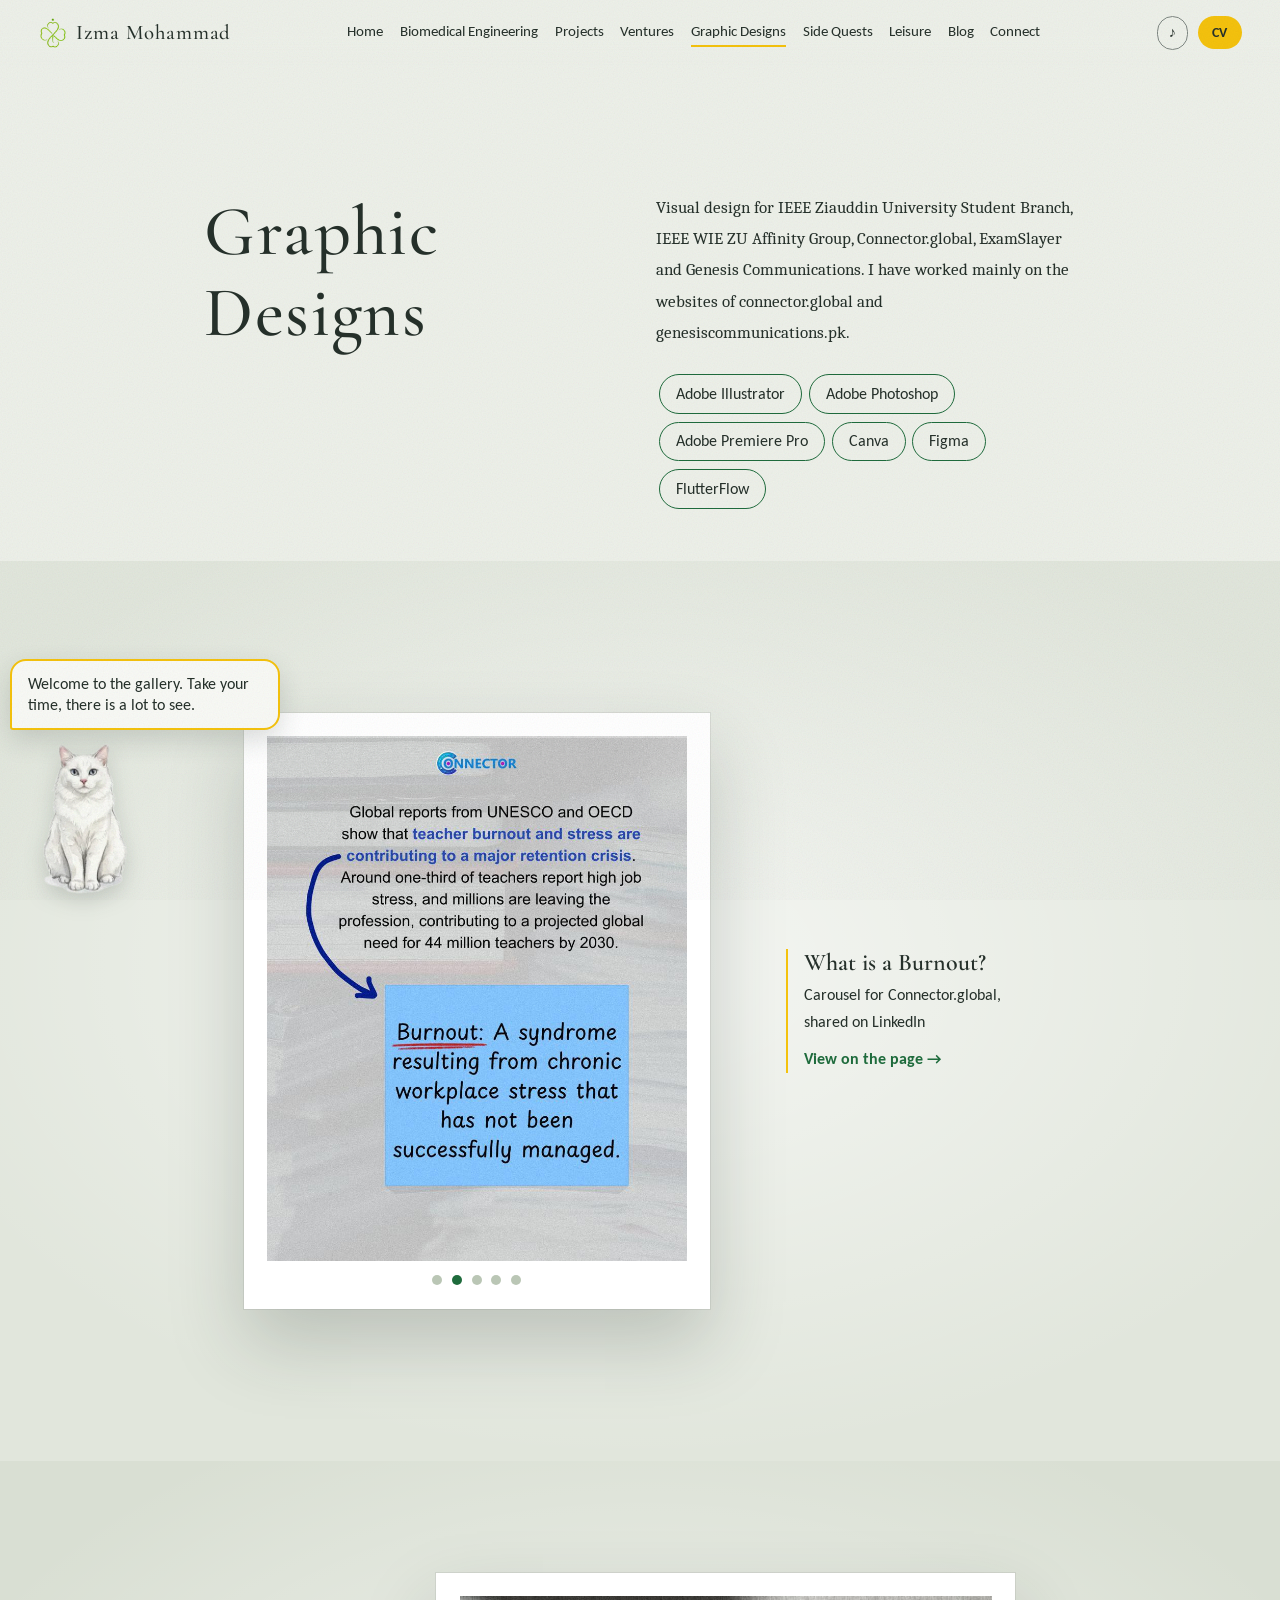
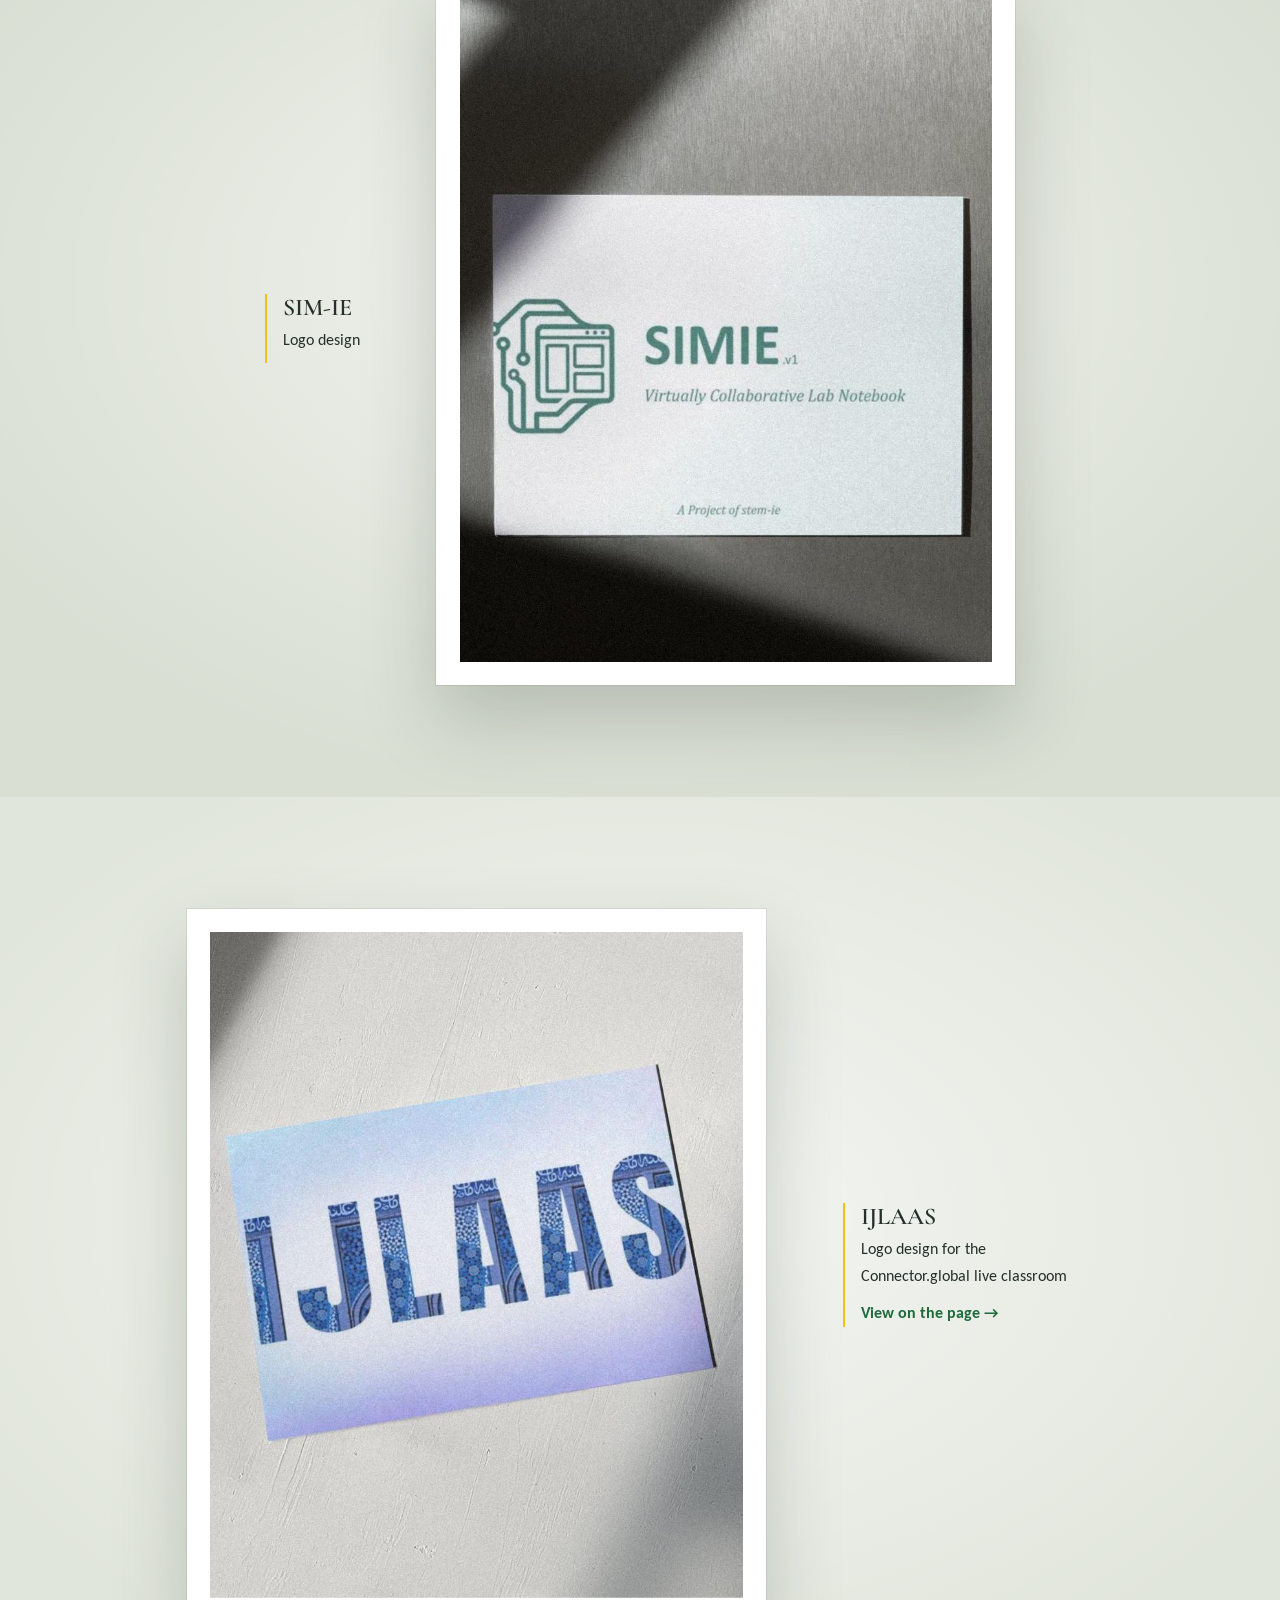
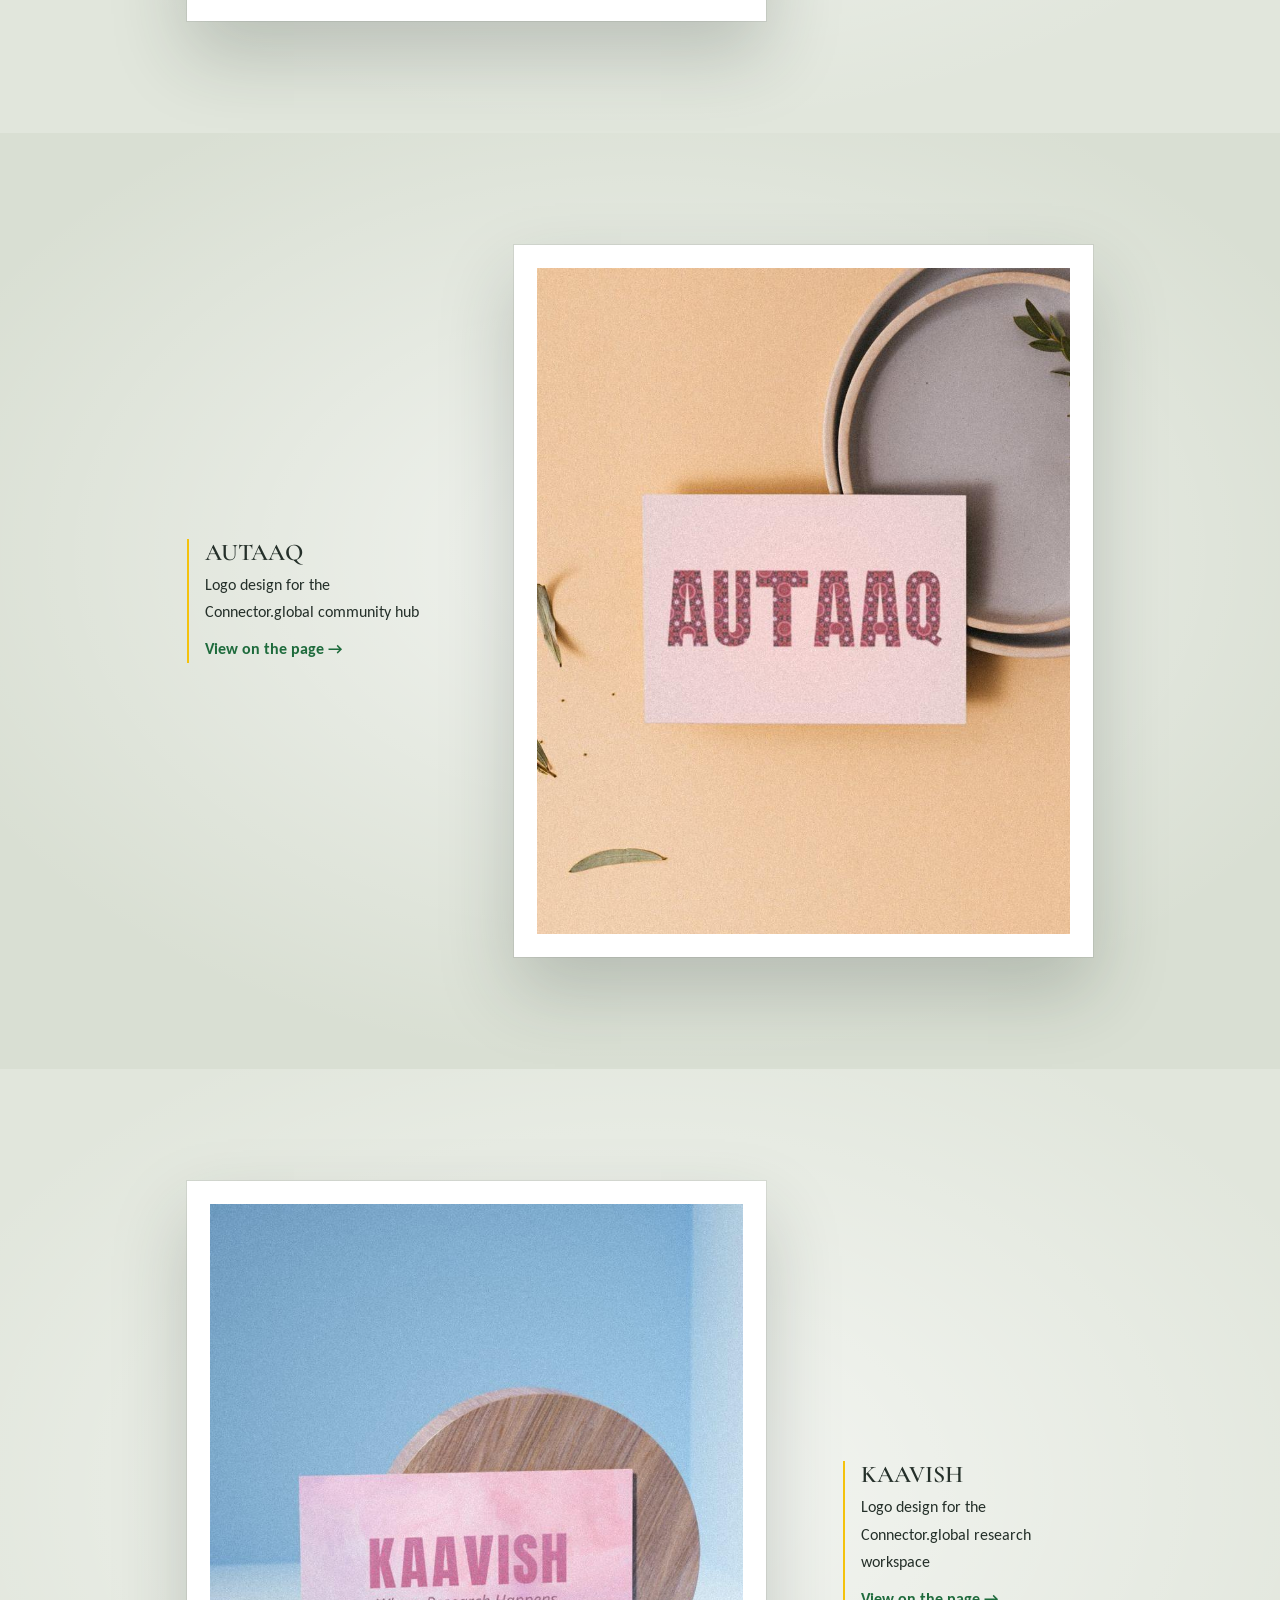
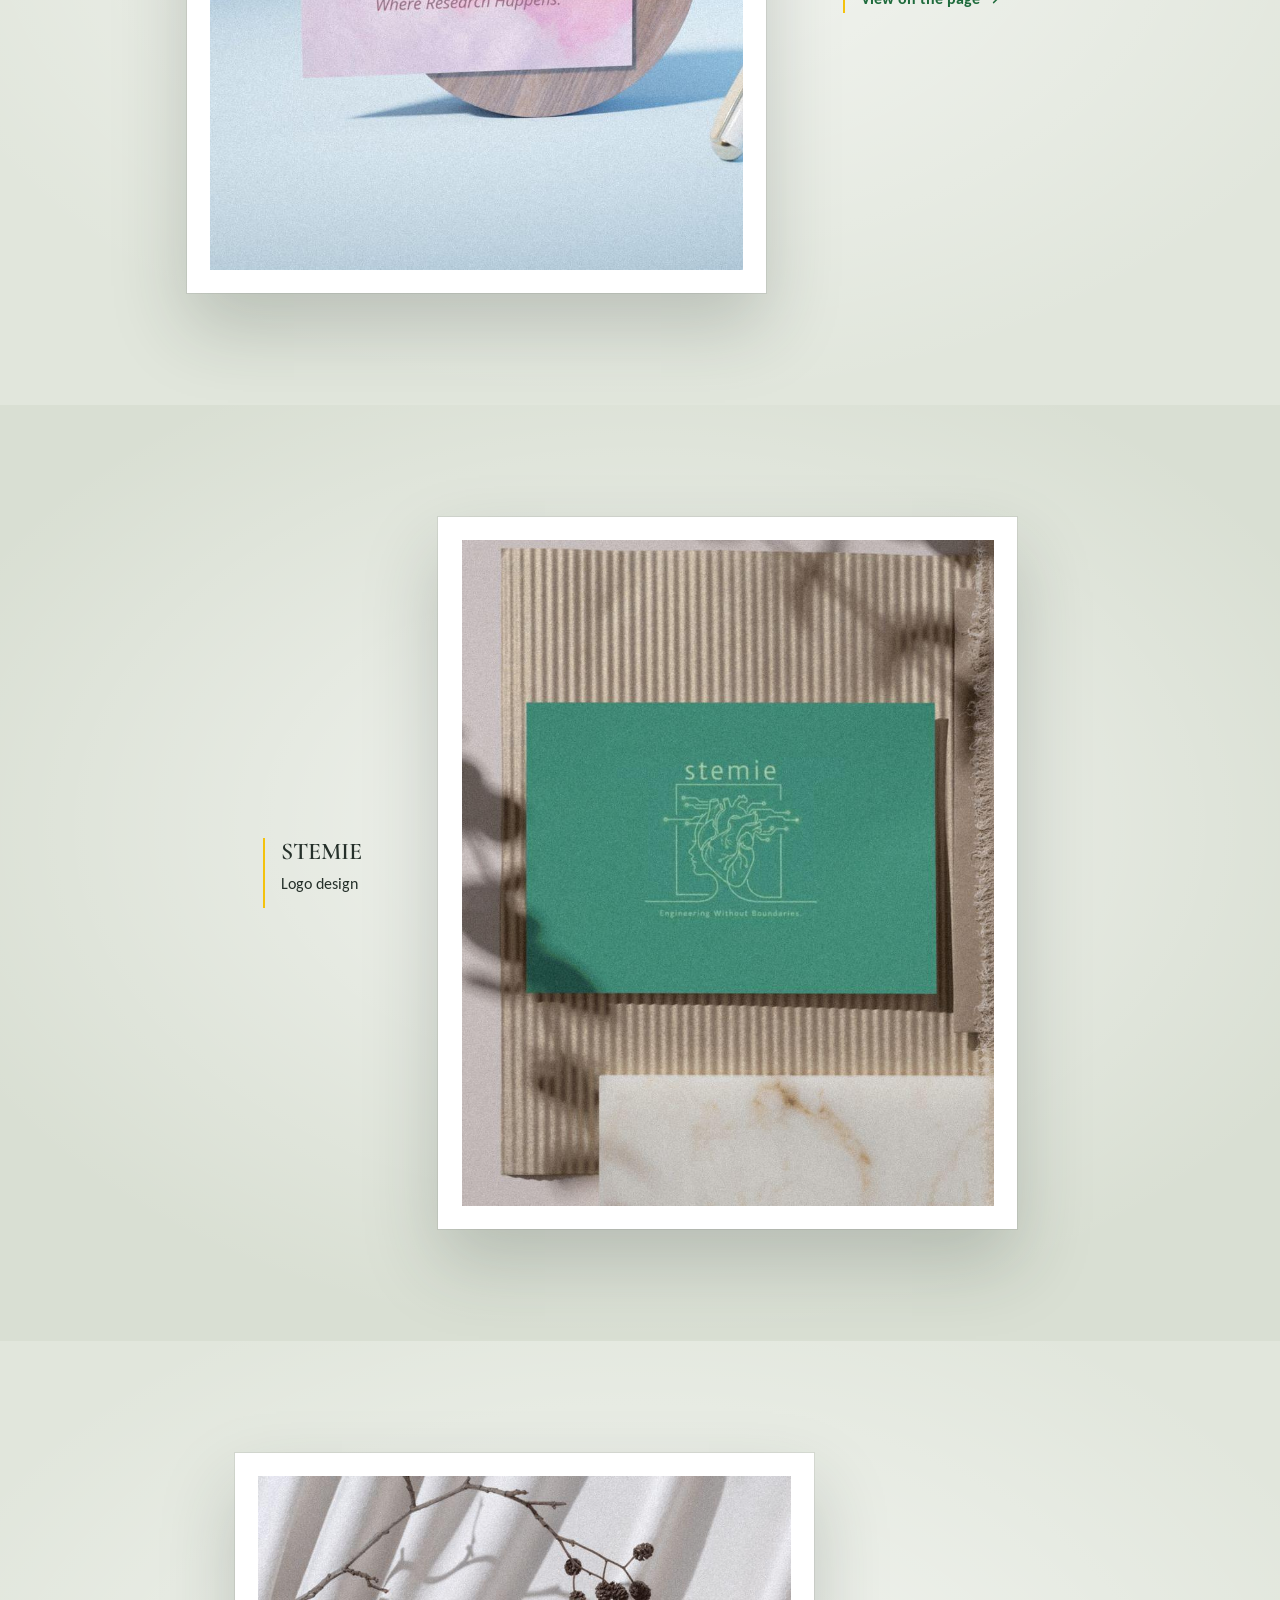
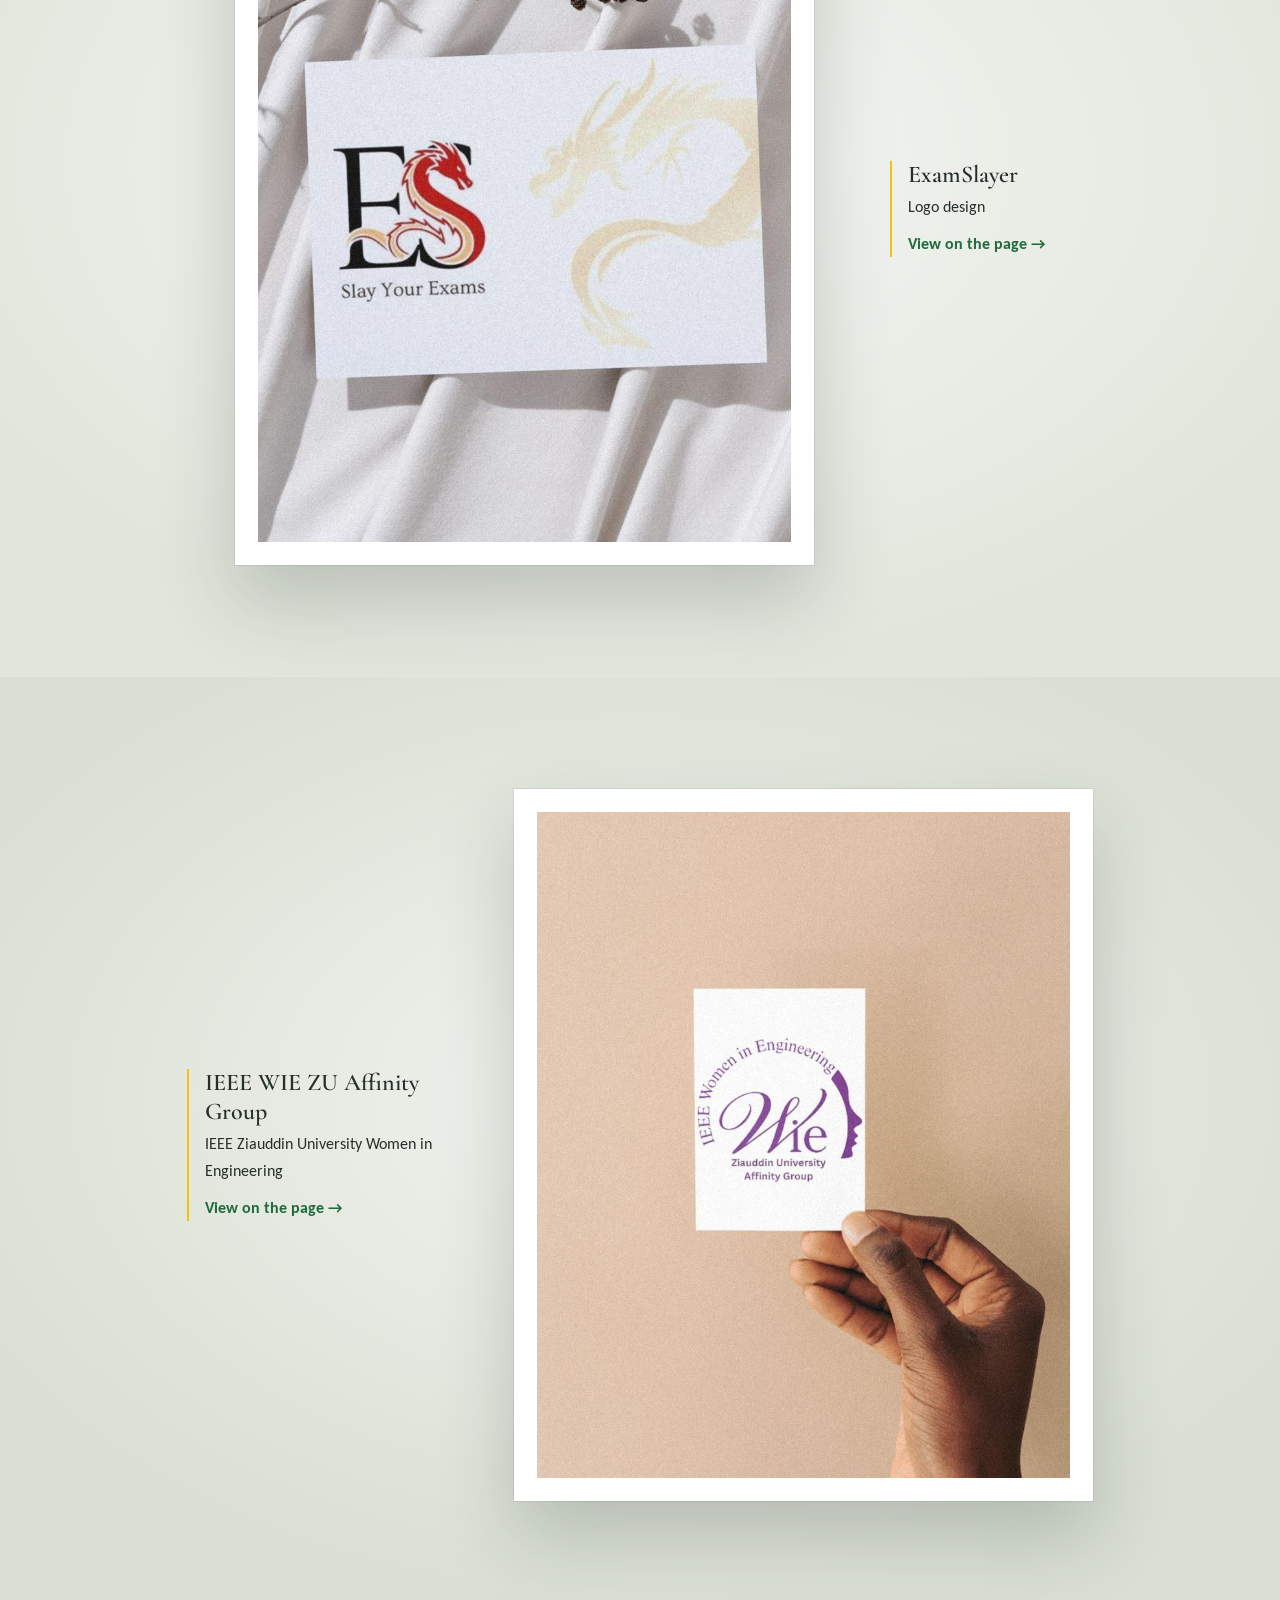
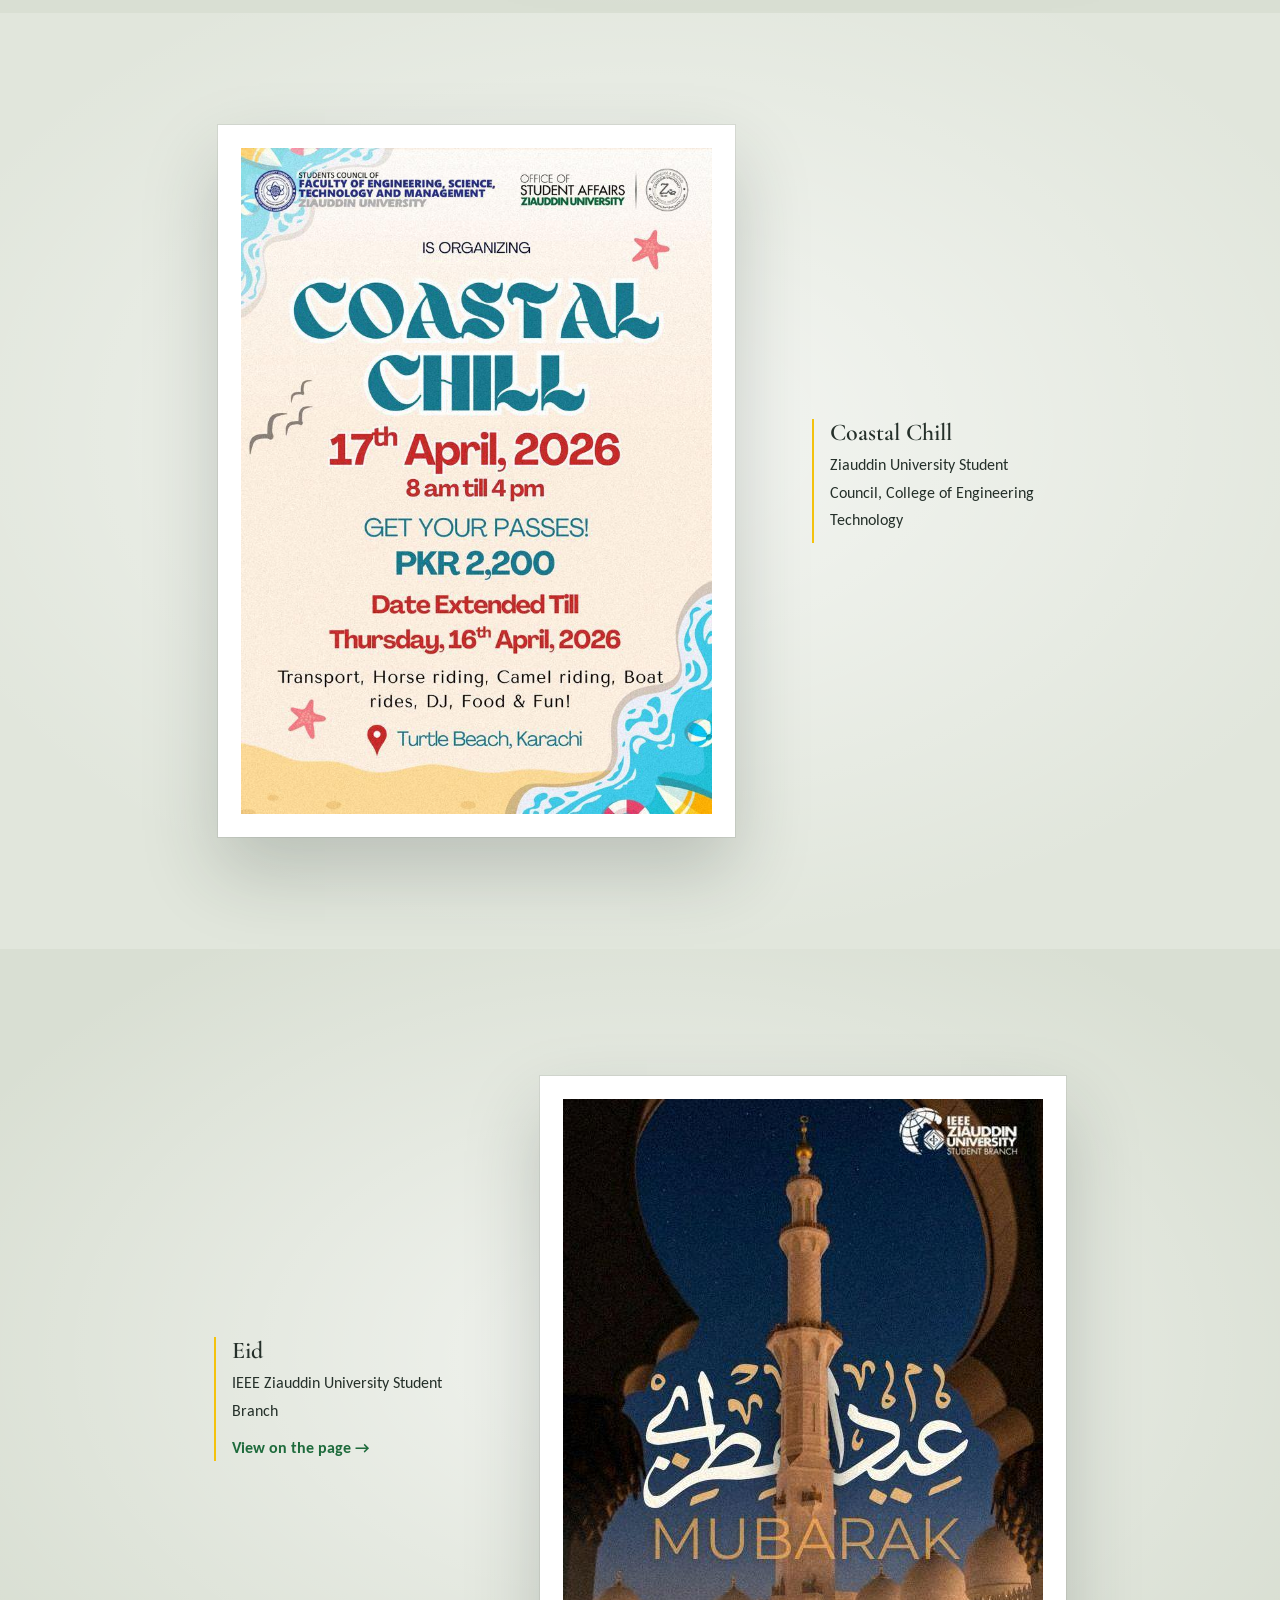
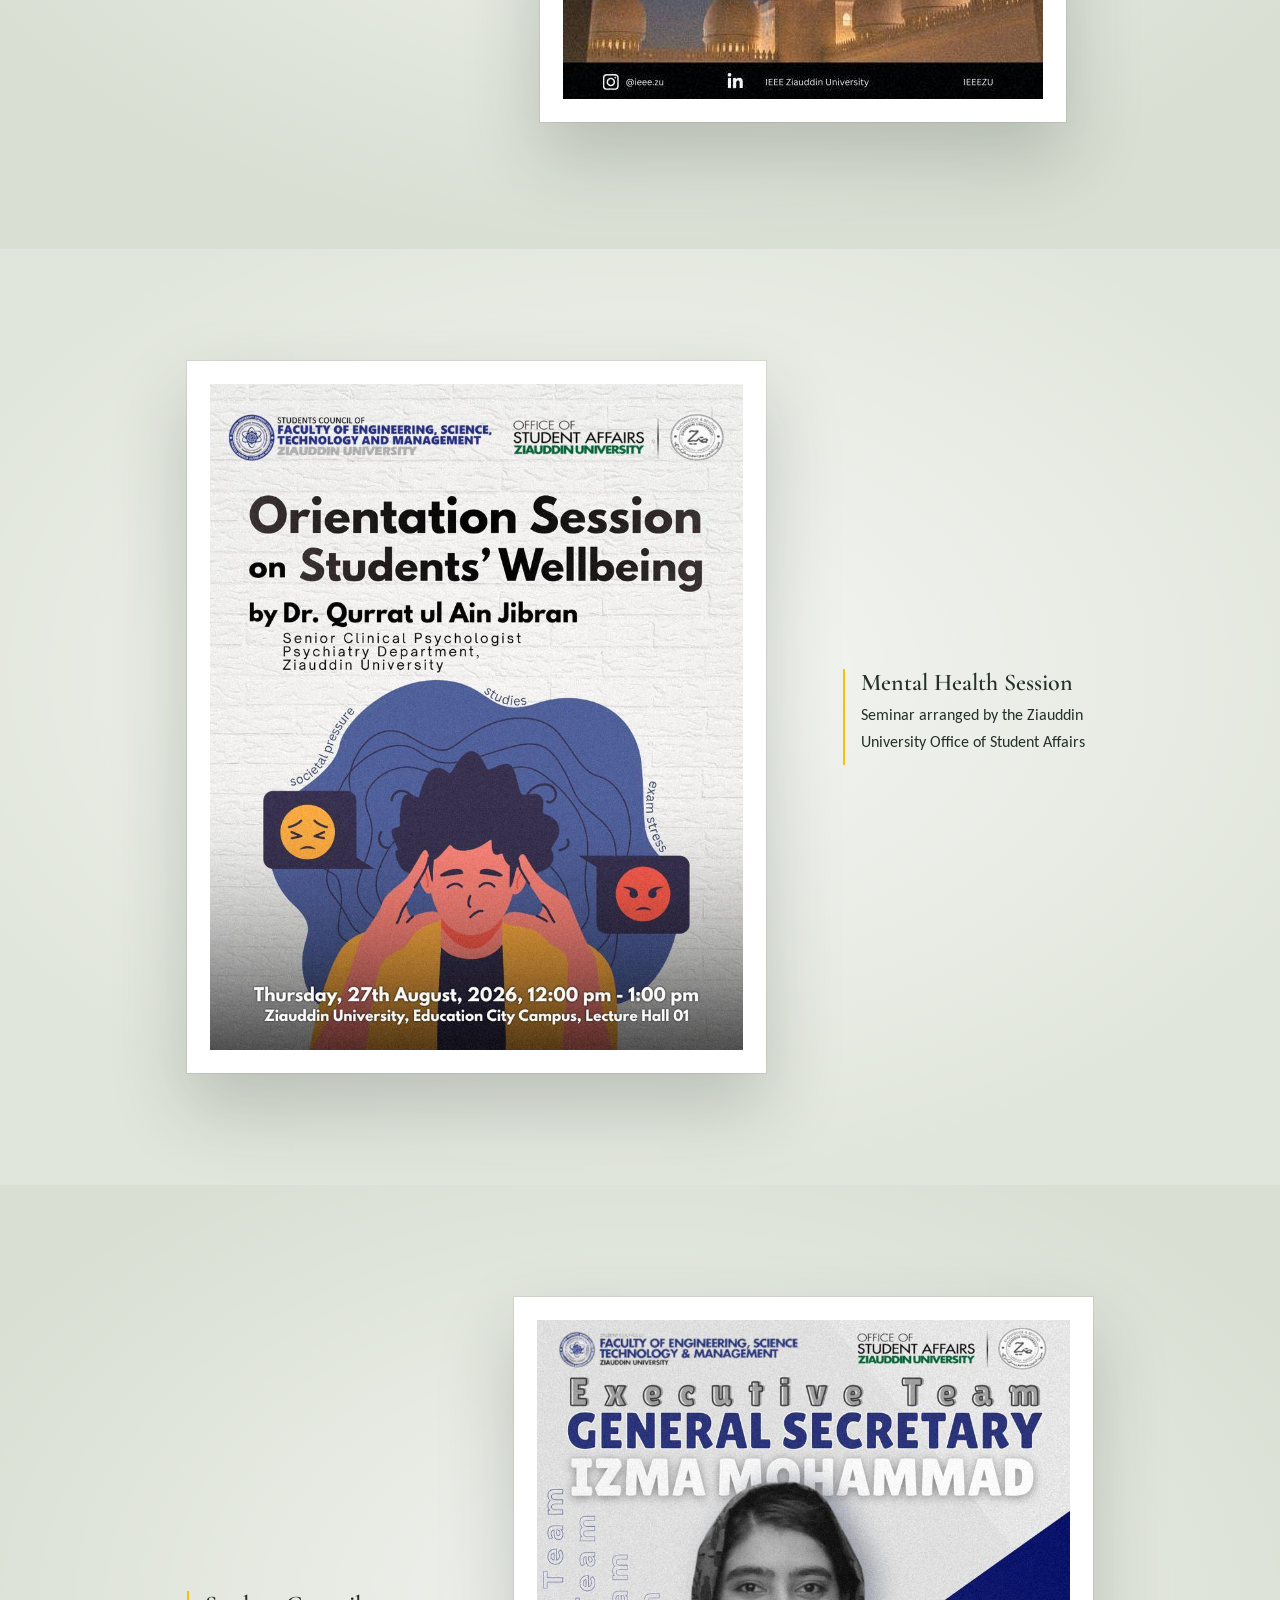
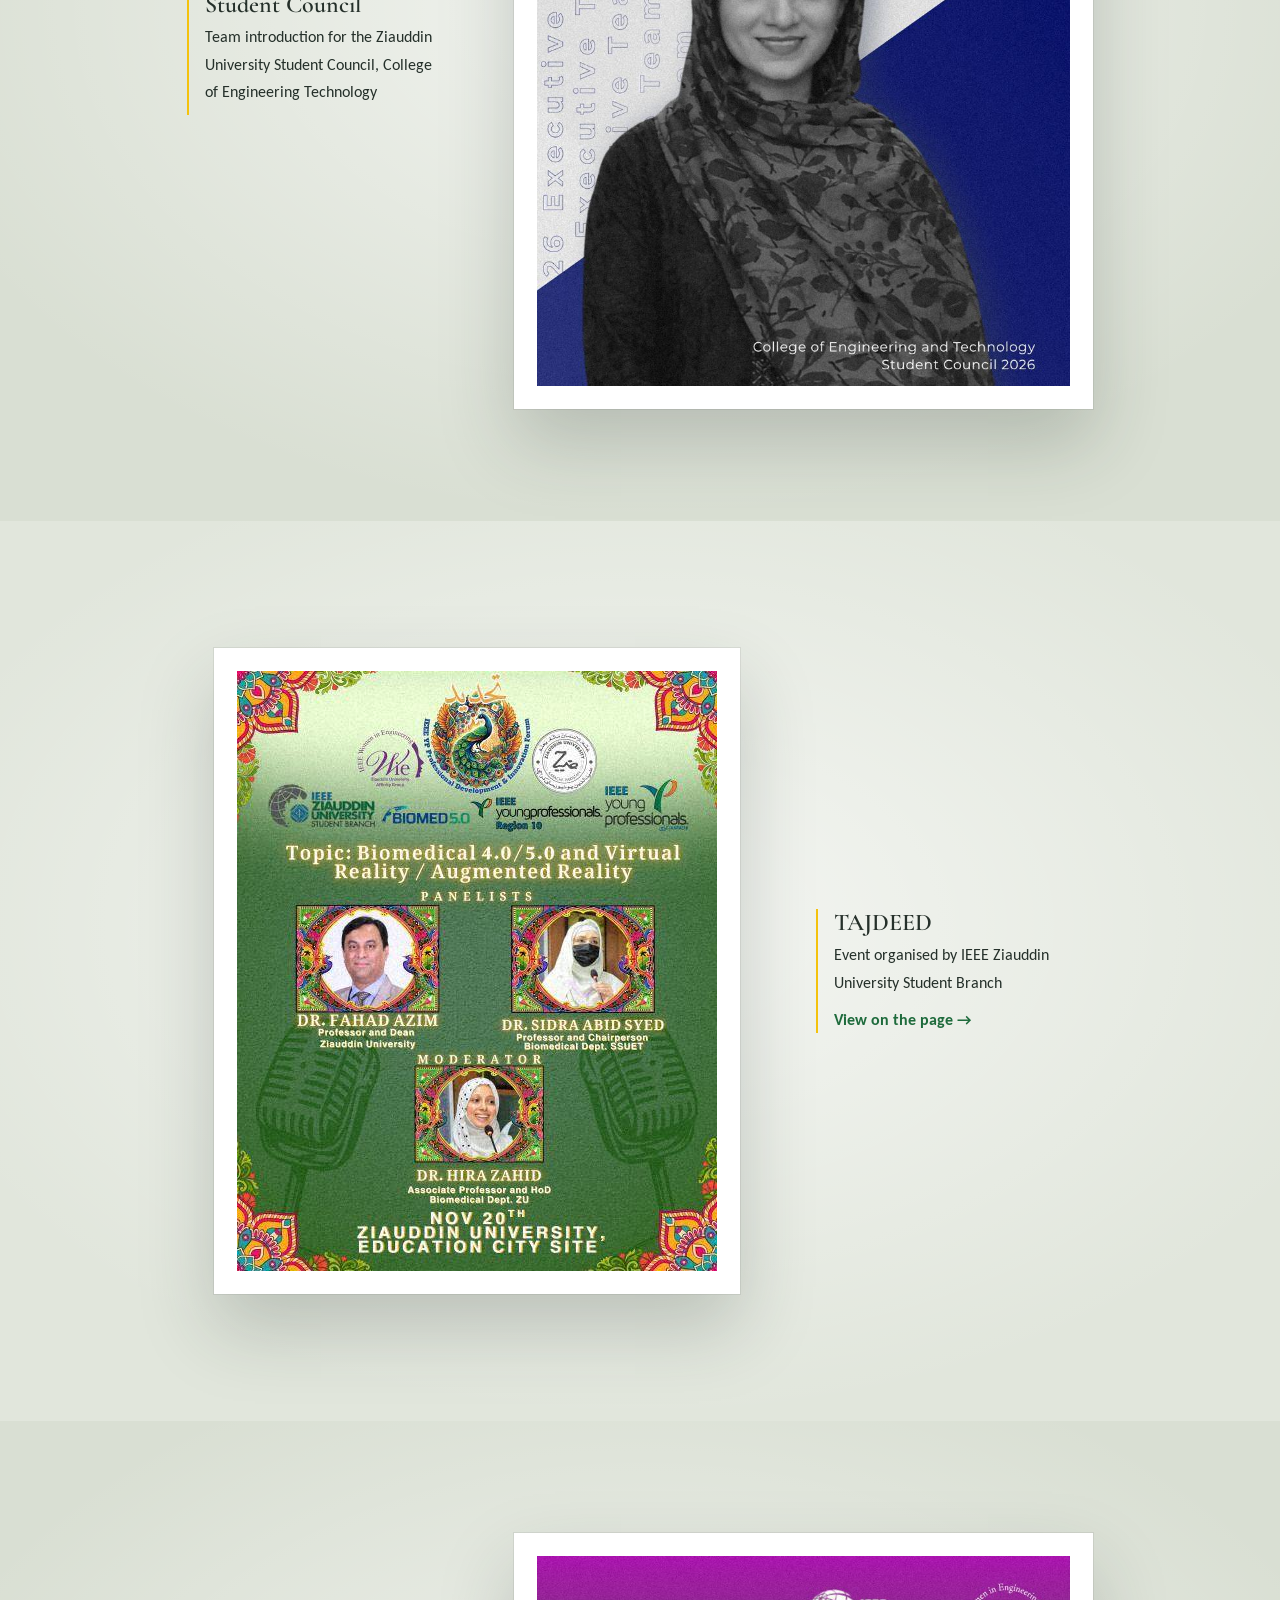
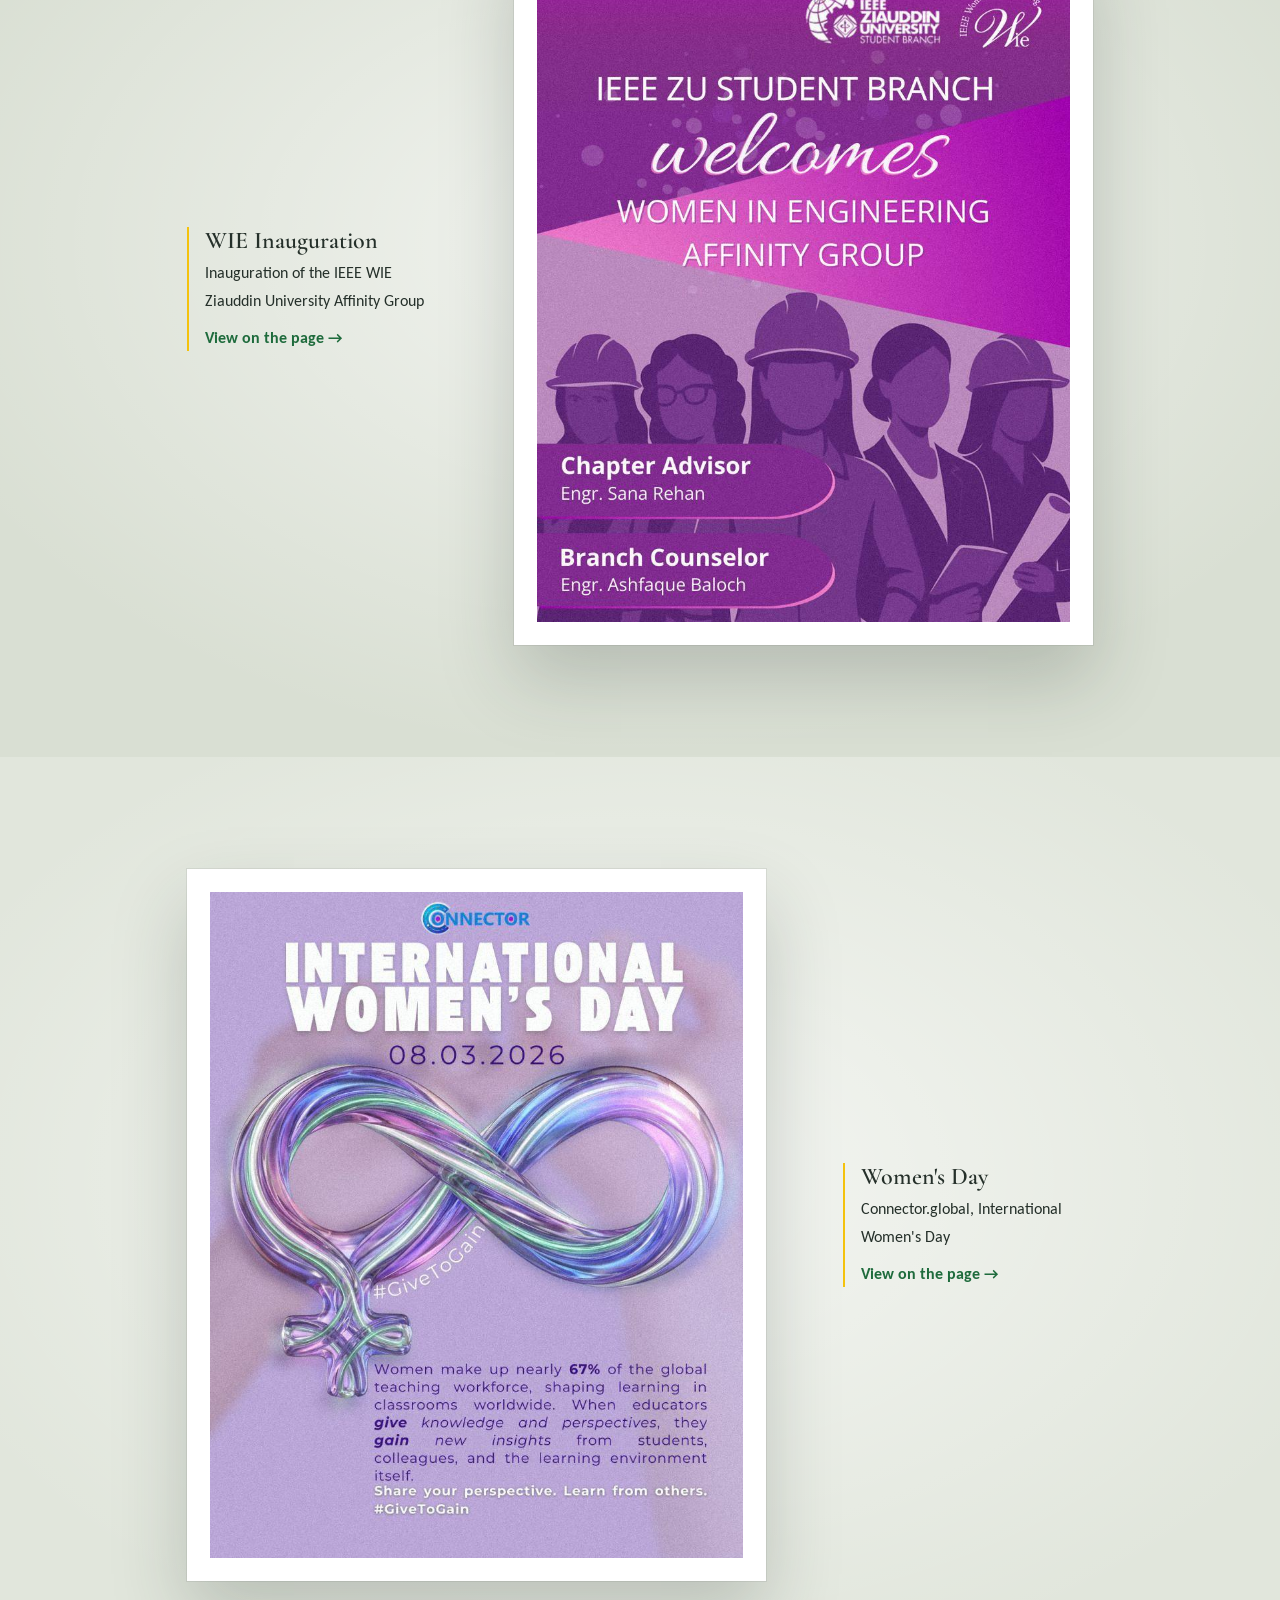
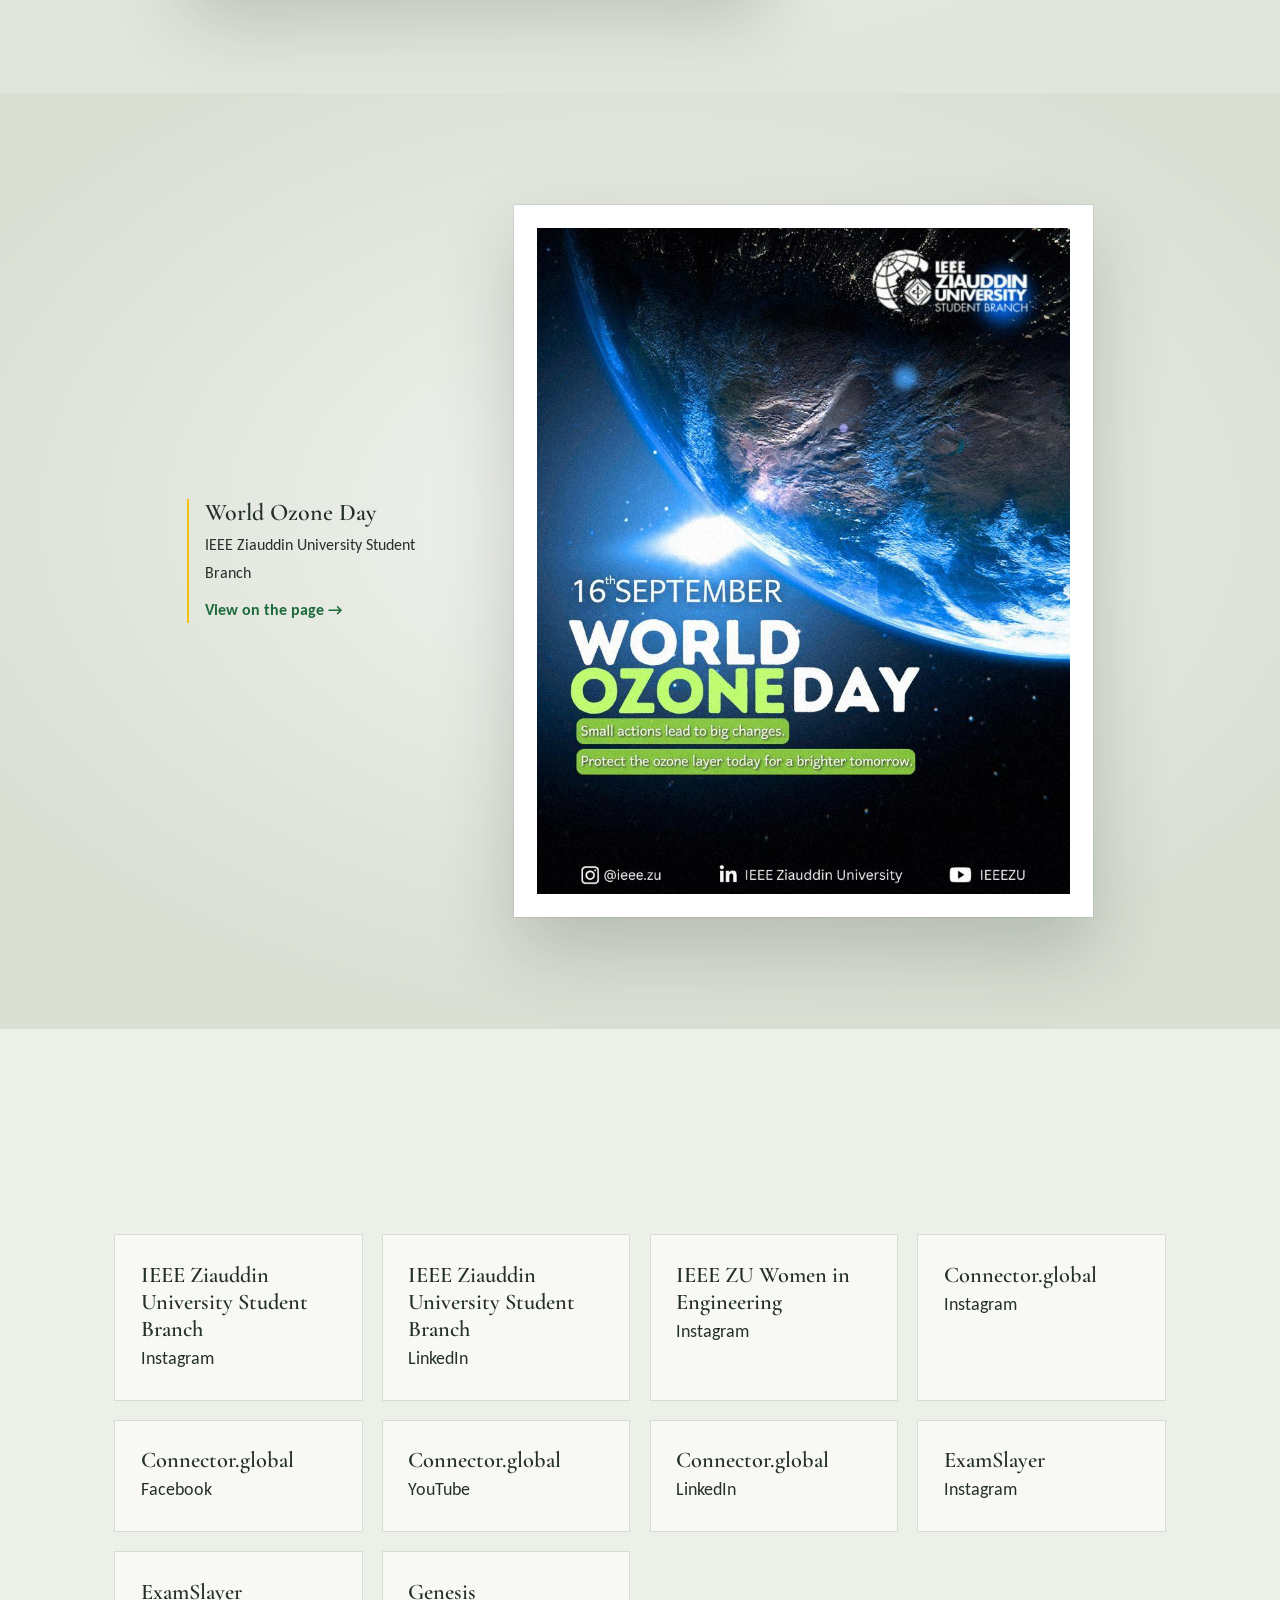
<file: graphic-designs.html>
<!doctype html><html lang="en"><head><meta charset="utf-8"><meta name="viewport" content="width=device-width,initial-scale=1"><title>Graphic Designs | Izma Mohammad</title><meta name="description" content="Graphic design by Izma Mohammad: carousels, logos, posters, invitations, print, reels and thumbnails for IEEE ZU, Connector.global, ExamSlayer and Genesis Communications."><meta name="theme-color" content="#EDF0E9"><link rel="canonical" href="https://izmamohammad.com/graphic-designs.html"><meta property="og:title" content="Graphic Designs | Izma Mohammad"><meta property="og:description" content="Graphic design by Izma Mohammad: carousels, logos, posters, invitations, print, reels and thumbnails for IEEE ZU, Connector.global, ExamSlayer and Genesis Communications."><meta property="og:type" content="website"><meta property="og:image" content="https://izmamohammad.com/assets/qamaj.jpg"><link rel="icon" href="favicon.ico" sizes="any"><link rel="icon" type="image/png" sizes="32x32" href="favicon-32.png"><link rel="icon" type="image/png" sizes="192x192" href="favicon-192.png"><link rel="apple-touch-icon" href="apple-touch-icon.png"><link rel="preconnect" href="https://fonts.googleapis.com"><link rel="preconnect" href="https://fonts.gstatic.com" crossorigin><link href="https://fonts.googleapis.com/css2?family=Caladea:ital,wght@0,400;0,700;1,400&family=Carlito:wght@400;700&family=Cormorant+Garamond:wght@400;500;600&display=swap" rel="stylesheet"><link rel="stylesheet" href="style.css"><script>document.documentElement.className="js"</script></head><body data-say="Welcome to the gallery. Take your time, there is a lot to see."><header class="top"><a class="n" href="index.html"><img src="favicon-48.png" alt="" width="30" height="30">Izma Mohammad</a><div class="tr"><button id="sd" aria-pressed="false" aria-label="Toggle soft kalimba music" title="Kalimba">&#9834;</button><a class="cv" href="assets/Izma-Mohammad-CV.pdf" download>CV</a><button id="m" aria-expanded="false">Menu</button></div><nav id="nv"><a href="index.html">Home</a><a href="biomedical.html">Biomedical Engineering</a><a href="projects.html">Projects</a><a href="ventures.html">Ventures</a><a href="graphic-designs.html" aria-current=page>Graphic Designs</a><a href="side-quests.html">Side Quests</a><a href="leisure.html">Leisure</a><a href="blog.html">Blog</a><a href="connect.html">Connect</a></nav></header><main><header class="ph"><div class="w"><div class="g"><div class="h"><h1>Graphic Designs</h1></div><div class=b><p class="in sm">Visual design for IEEE Ziauddin University Student Branch, IEEE WIE ZU Affinity Group, Connector.global, ExamSlayer and Genesis Communications. I have worked mainly on the websites of <a class='ul' href='https://www.connector.global' target='_blank' rel='noopener'>connector.global</a> and <a class='ul' href='https://www.genesiscommunications.pk' target='_blank' rel='noopener'>genesiscommunications.pk</a>.</p><p class="chips"><span>Adobe Illustrator</span><span>Adobe Photoshop</span><span>Adobe Premiere Pro</span><span>Canva</span><span>Figma</span><span>FlutterFlow</span></p></div></div></div></header><div class="gal fx"><figure class="wk"><div class="fr rv"><div class="sl"><img src="assets/burn1.jpg" alt="What is a Burnout carousel, slide 1 of 5" class="on"><img src="assets/burn2.jpg" alt="What is a Burnout carousel, slide 2 of 5" loading=lazy class=""><img src="assets/burn3.jpg" alt="What is a Burnout carousel, slide 3 of 5" loading=lazy class=""><img src="assets/burn4.jpg" alt="What is a Burnout carousel, slide 4 of 5" loading=lazy class=""><img src="assets/burn5.jpg" alt="What is a Burnout carousel, slide 5 of 5" loading=lazy class=""></div><div class="sd2"><button aria-label="Show slide 1"></button><button aria-label="Show slide 2"></button><button aria-label="Show slide 3"></button><button aria-label="Show slide 4"></button><button aria-label="Show slide 5"></button></div></div><figcaption class="plc rv"><b>What is a Burnout?</b><span>Carousel for Connector.global, shared on LinkedIn</span><em><a href="https://pk.linkedin.com/company/connectorglobal" target="_blank" rel="noopener">View on the page &rarr;</a></em></figcaption></figure><figure class="wk rr"><div class="fr rv"><img src="assets/logo1.jpg" alt="SIM-IE logo" loading="lazy"></div><figcaption class="plc rv"><b>SIM-IE</b><span>Logo design</span></figcaption></figure><figure class="wk"><a class="fr rv" href="https://pk.linkedin.com/company/connectorglobal" target="_blank" rel="noopener"><img src="assets/logo2.jpg" alt="IJLAAS logo" loading="lazy"></a><figcaption class="plc rv"><b>IJLAAS</b><span>Logo design for the Connector.global live classroom</span><em>View on the page &rarr;</em></figcaption></figure><figure class="wk rr"><a class="fr rv" href="https://pk.linkedin.com/company/connectorglobal" target="_blank" rel="noopener"><img src="assets/logo3.jpg" alt="AUTAAQ logo" loading="lazy"></a><figcaption class="plc rv"><b>AUTAAQ</b><span>Logo design for the Connector.global community hub</span><em>View on the page &rarr;</em></figcaption></figure><figure class="wk"><a class="fr rv" href="https://pk.linkedin.com/company/connectorglobal" target="_blank" rel="noopener"><img src="assets/logo4.jpg" alt="KAAVISH logo" loading="lazy"></a><figcaption class="plc rv"><b>KAAVISH</b><span>Logo design for the Connector.global research workspace</span><em>View on the page &rarr;</em></figcaption></figure><figure class="wk rr"><div class="fr rv"><img src="assets/logo5.jpg" alt="STEMIE logo" loading="lazy"></div><figcaption class="plc rv"><b>STEMIE</b><span>Logo design</span></figcaption></figure><figure class="wk"><a class="fr rv" href="https://www.instagram.com/examslayer.pk/" target="_blank" rel="noopener"><img src="assets/logo6.jpg" alt="ExamSlayer logo" loading="lazy"></a><figcaption class="plc rv"><b>ExamSlayer</b><span>Logo design</span><em>View on the page &rarr;</em></figcaption></figure><figure class="wk rr"><a class="fr rv" href="https://www.instagram.com/ieeewie.zu/" target="_blank" rel="noopener"><img src="assets/logo7.jpg" alt="IEEE WIE ZU Affinity Group logo" loading="lazy"></a><figcaption class="plc rv"><b>IEEE WIE ZU Affinity Group</b><span>IEEE Ziauddin University Women in Engineering</span><em>View on the page &rarr;</em></figcaption></figure><figure class="wk"><div class="fr rv"><img src="assets/poster0.jpg" alt="Coastal Chill poster" loading="lazy"></div><figcaption class="plc rv"><b>Coastal Chill</b><span>Ziauddin University Student Council, College of Engineering Technology</span></figcaption></figure><figure class="wk rr"><a class="fr rv" href="https://www.instagram.com/ieee.zu/?hl=en" target="_blank" rel="noopener"><img src="assets/poster1.jpg" alt="Eid poster" loading="lazy"></a><figcaption class="plc rv"><b>Eid</b><span>IEEE Ziauddin University Student Branch</span><em>View on the page &rarr;</em></figcaption></figure><figure class="wk"><div class="fr rv"><img src="assets/poster2.jpg" alt="Mental Health Session poster" loading="lazy"></div><figcaption class="plc rv"><b>Mental Health Session</b><span>Seminar arranged by the Ziauddin University Office of Student Affairs</span></figcaption></figure><figure class="wk rr"><div class="fr rv"><img src="assets/poster3.jpg" alt="Student Council poster" loading="lazy"></div><figcaption class="plc rv"><b>Student Council</b><span>Team introduction for the Ziauddin University Student Council, College of Engineering Technology</span></figcaption></figure><figure class="wk"><a class="fr rv" href="https://www.instagram.com/ieee.zu/?hl=en" target="_blank" rel="noopener"><img src="assets/poster4.jpg" alt="TAJDEED poster" loading="lazy"></a><figcaption class="plc rv"><b>TAJDEED</b><span>Event organised by IEEE Ziauddin University Student Branch</span><em>View on the page &rarr;</em></figcaption></figure><figure class="wk rr"><a class="fr rv" href="https://www.instagram.com/ieeewie.zu/" target="_blank" rel="noopener"><img src="assets/poster5.jpg" alt="WIE Inauguration poster" loading="lazy"></a><figcaption class="plc rv"><b>WIE Inauguration</b><span>Inauguration of the IEEE WIE Ziauddin University Affinity Group</span><em>View on the page &rarr;</em></figcaption></figure><figure class="wk"><a class="fr rv" href="https://pk.linkedin.com/company/connectorglobal" target="_blank" rel="noopener"><img src="assets/poster6.jpg" alt="Women&#x27;s Day poster" loading="lazy"></a><figcaption class="plc rv"><b>Women's Day</b><span>Connector.global, International Women's Day</span><em>View on the page &rarr;</em></figcaption></figure><figure class="wk rr"><a class="fr rv" href="https://www.instagram.com/ieee.zu/?hl=en" target="_blank" rel="noopener"><img src="assets/poster7.jpg" alt="World Ozone Day poster" loading="lazy"></a><figcaption class="plc rv"><b>World Ozone Day</b><span>IEEE Ziauddin University Student Branch</span><em>View on the page &rarr;</em></figcaption></figure></div><section class="sec"><div class="w"><div class="ls rv"><a class="lk" href="https://www.instagram.com/ieee.zu/?hl=en" target="_blank" rel="noopener"><b>IEEE Ziauddin University Student Branch</b>Instagram</a><a class="lk" href="https://pk.linkedin.com/company/ieee-ziauddin-university" target="_blank" rel="noopener"><b>IEEE Ziauddin University Student Branch</b>LinkedIn</a><a class="lk" href="https://www.instagram.com/ieeewie.zu/" target="_blank" rel="noopener"><b>IEEE ZU Women in Engineering</b>Instagram</a><a class="lk" href="https://www.instagram.com/connector.global/" target="_blank" rel="noopener"><b>Connector.global</b>Instagram</a><a class="lk" href="https://www.facebook.com/profile.php?id=61583761570936" target="_blank" rel="noopener"><b>Connector.global</b>Facebook</a><a class="lk" href="https://www.youtube.com/@connector.global/videos" target="_blank" rel="noopener"><b>Connector.global</b>YouTube</a><a class="lk" href="https://pk.linkedin.com/company/connectorglobal" target="_blank" rel="noopener"><b>Connector.global</b>LinkedIn</a><a class="lk" href="https://www.instagram.com/examslayer.pk/" target="_blank" rel="noopener"><b>ExamSlayer</b>Instagram</a><a class="lk" href="https://www.linkedin.com/company/110654924/" target="_blank" rel="noopener"><b>ExamSlayer</b>LinkedIn</a><a class="lk" href="https://www.linkedin.com/company/genesiscommunicationspk/" target="_blank" rel="noopener"><b>Genesis Communications</b>LinkedIn</a></div></div></section></main><div class="mw" id="mw"><div id="mb" class="mb" role="status"><span id="ms">Welcome to the gallery. Take your time, there is a lot to see.</span></div><img id="mi" class="mi" src="assets/minnie-front.webp" alt="Minnie, a fluffy white Siberian cat with icy blue eyes" width="86" height="150"></div><footer><div class="w"><div><p>&copy; 2026 Izma Mohammad. Karachi, Pakistan.</p><p><a href="mailto:izmamohammad05@gmail.com">Email</a> &nbsp; <a href="https://www.linkedin.com/in/izma-mohammad/" target="_blank" rel="noopener">LinkedIn</a> &nbsp; <a href="https://www.youtube.com/@greendreamstories" target="_blank" rel="noopener">YouTube</a> &nbsp; <a href="https://github.com/izma-m" target="_blank" rel="noopener">GitHub</a></p></div><img class="sub" src="assets/subtle.jpg" alt="Line-art portrait of Izma Mohammad" loading="lazy"></div></footer><script src="app.js"></script></body></html>
</file>
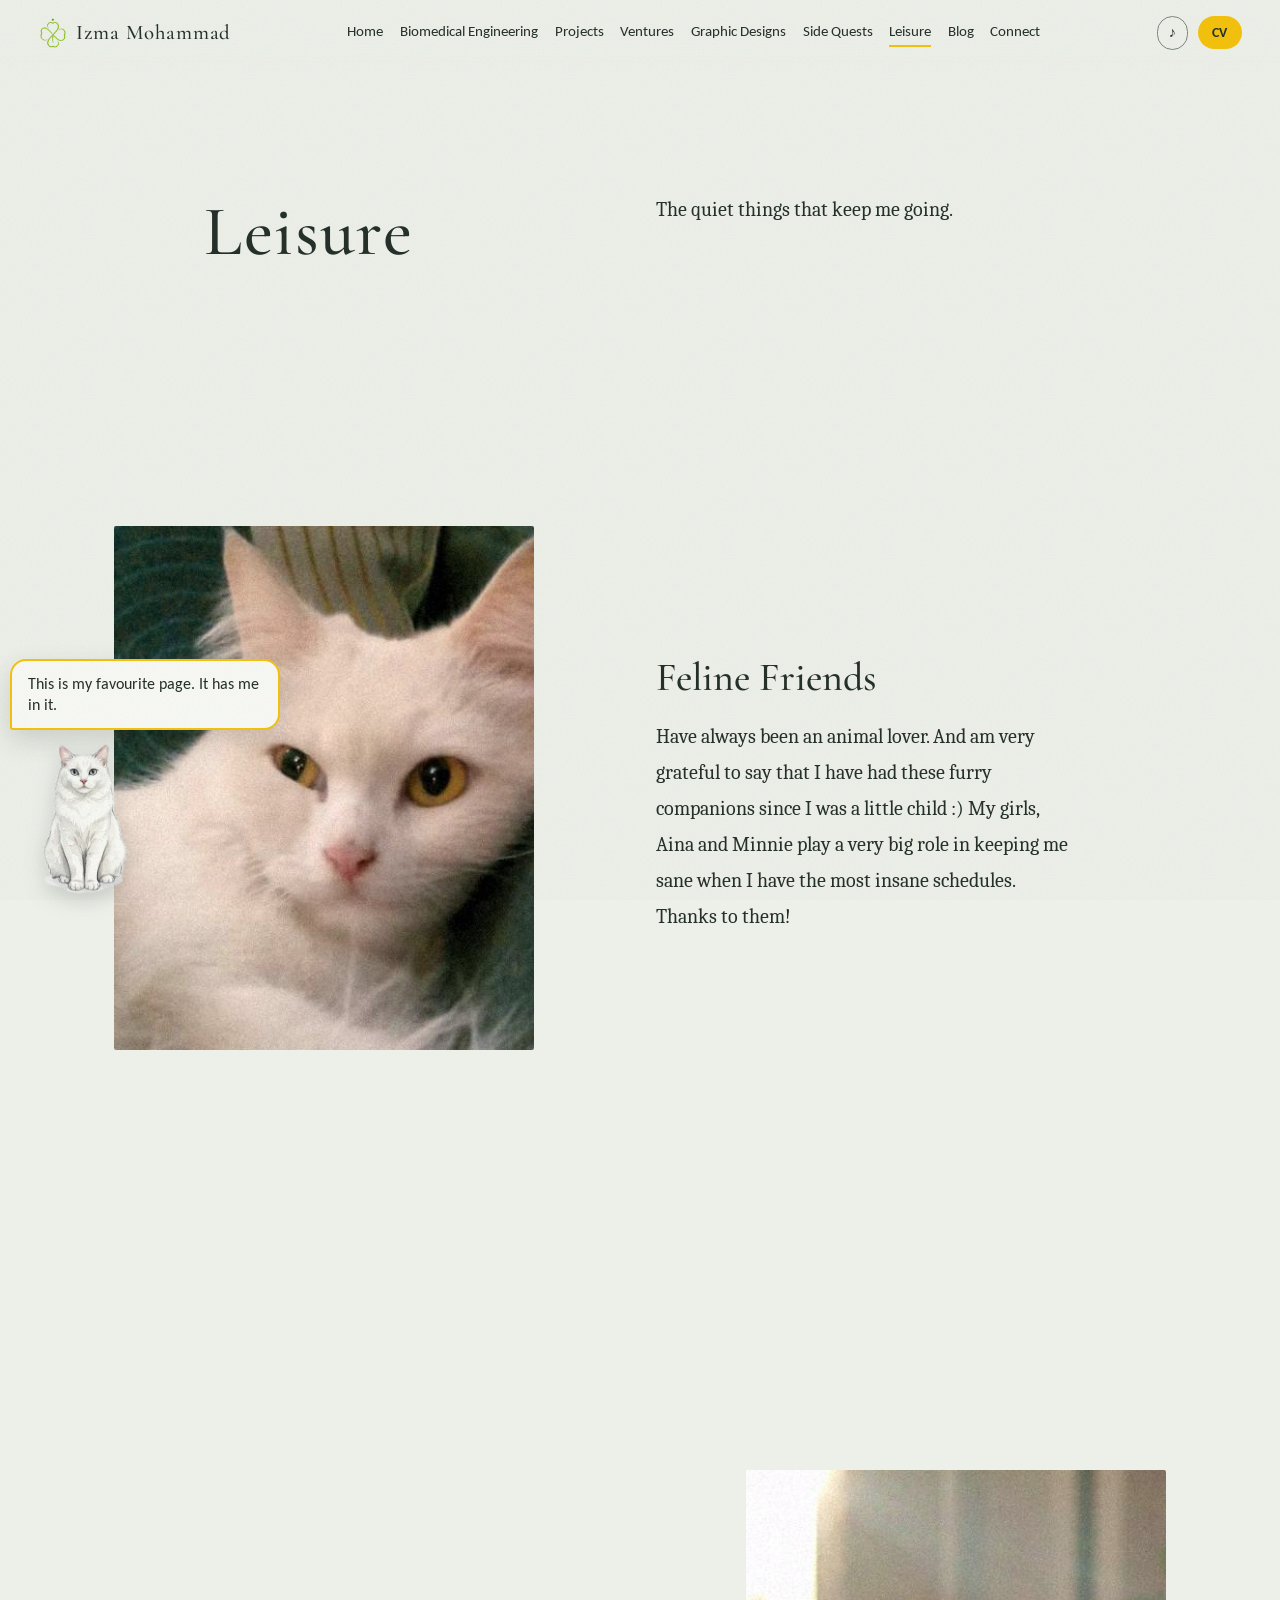
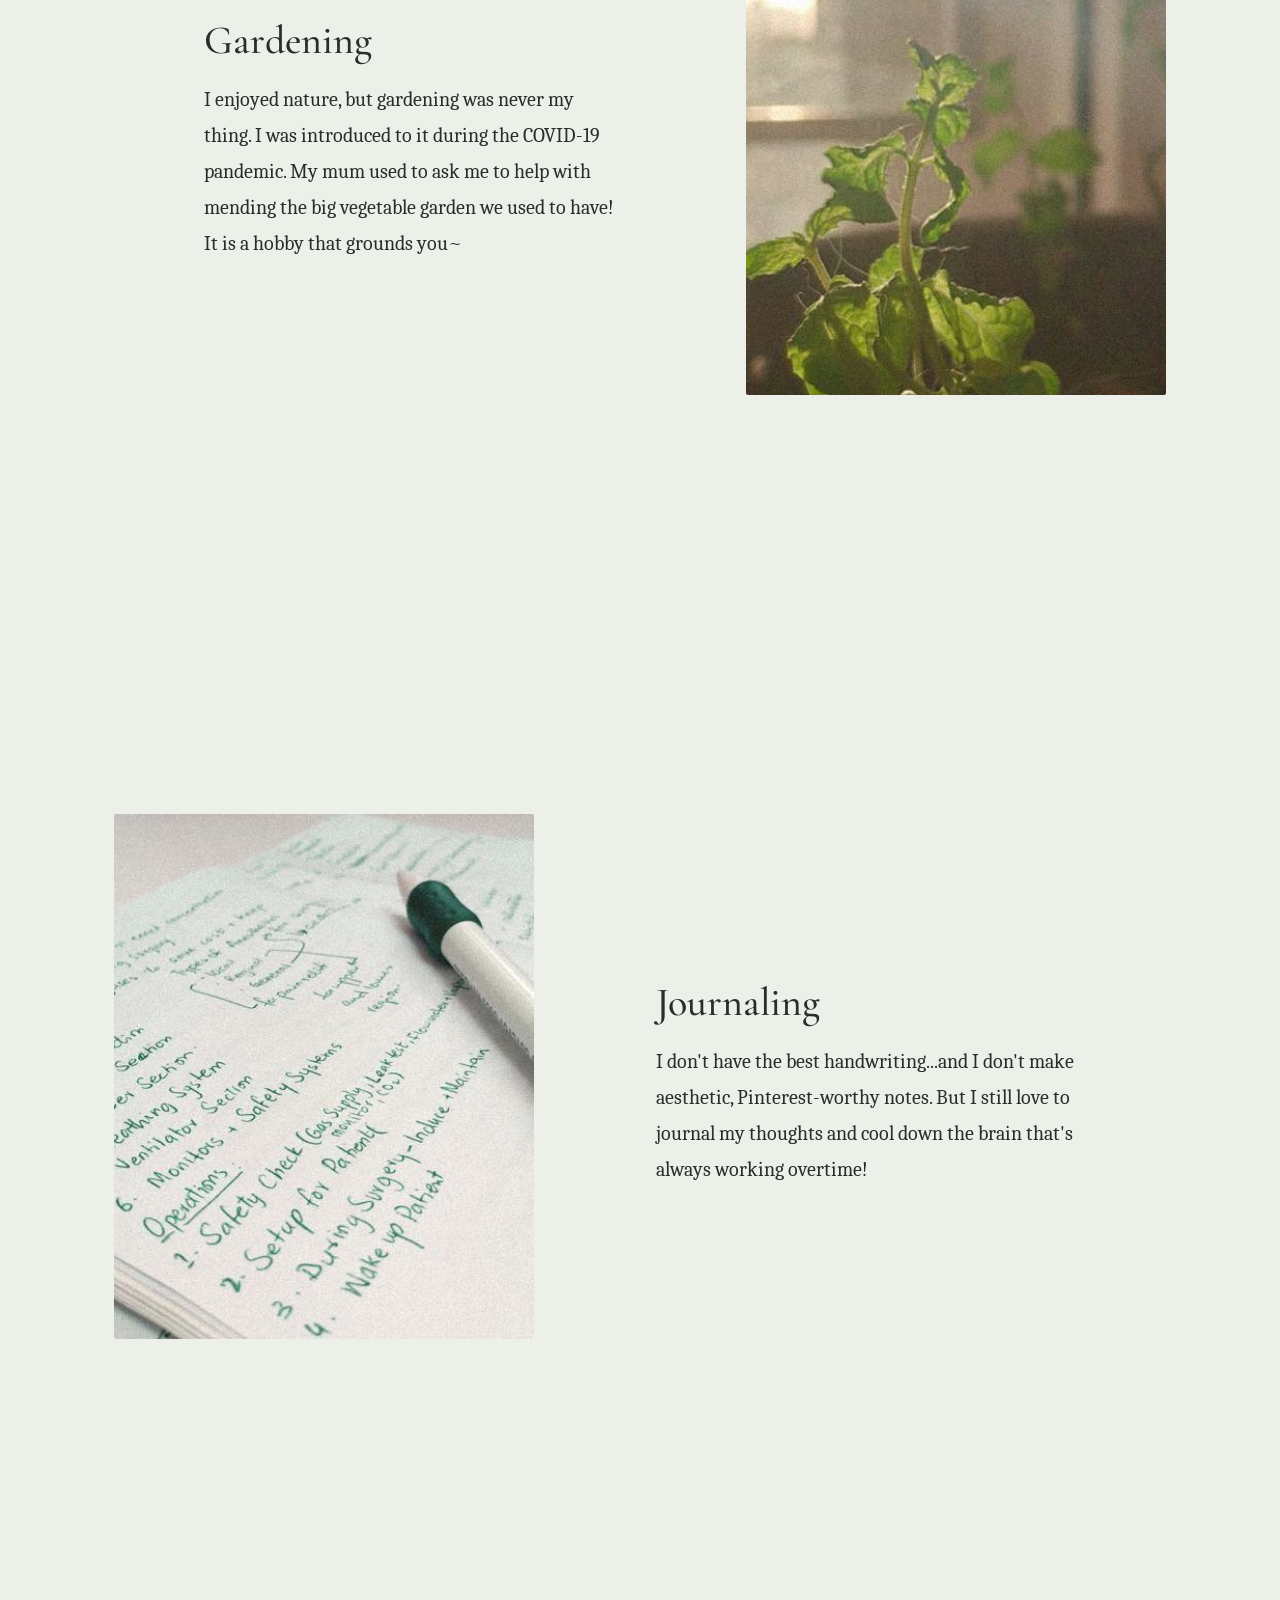
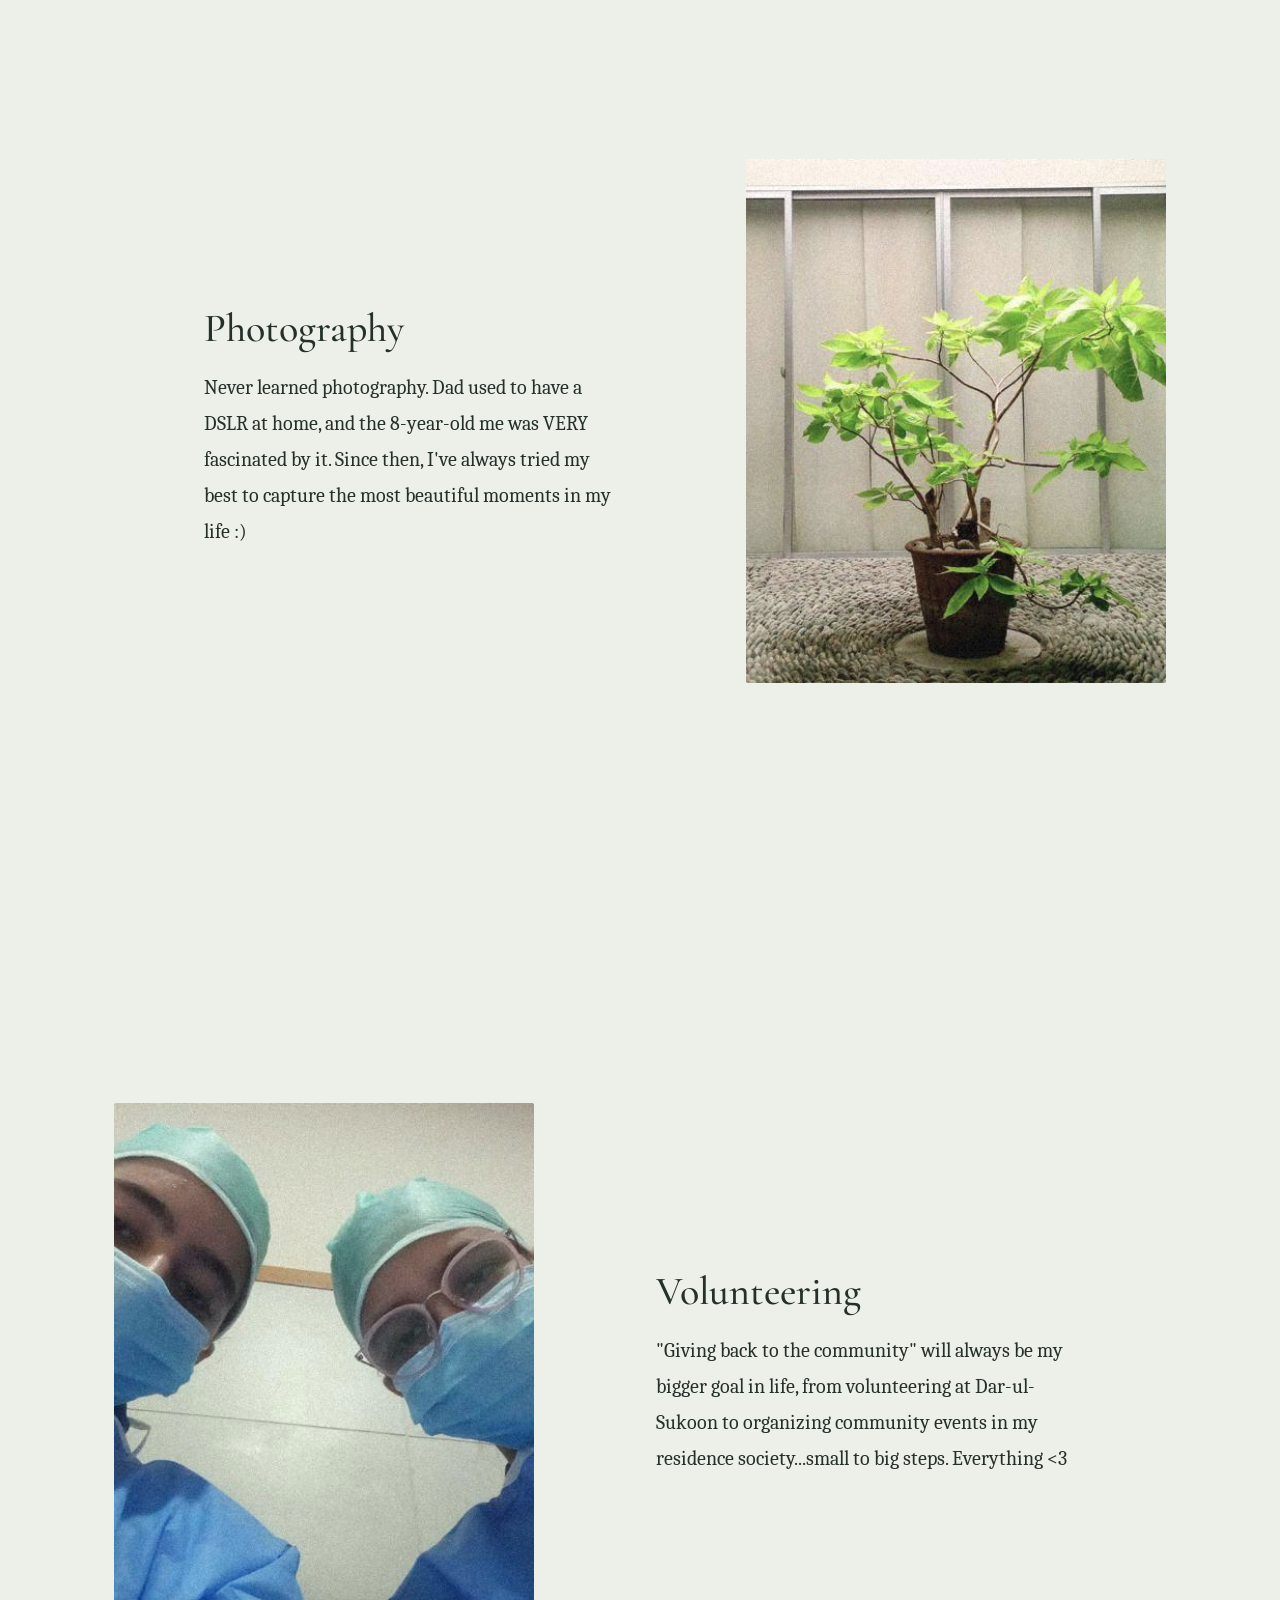
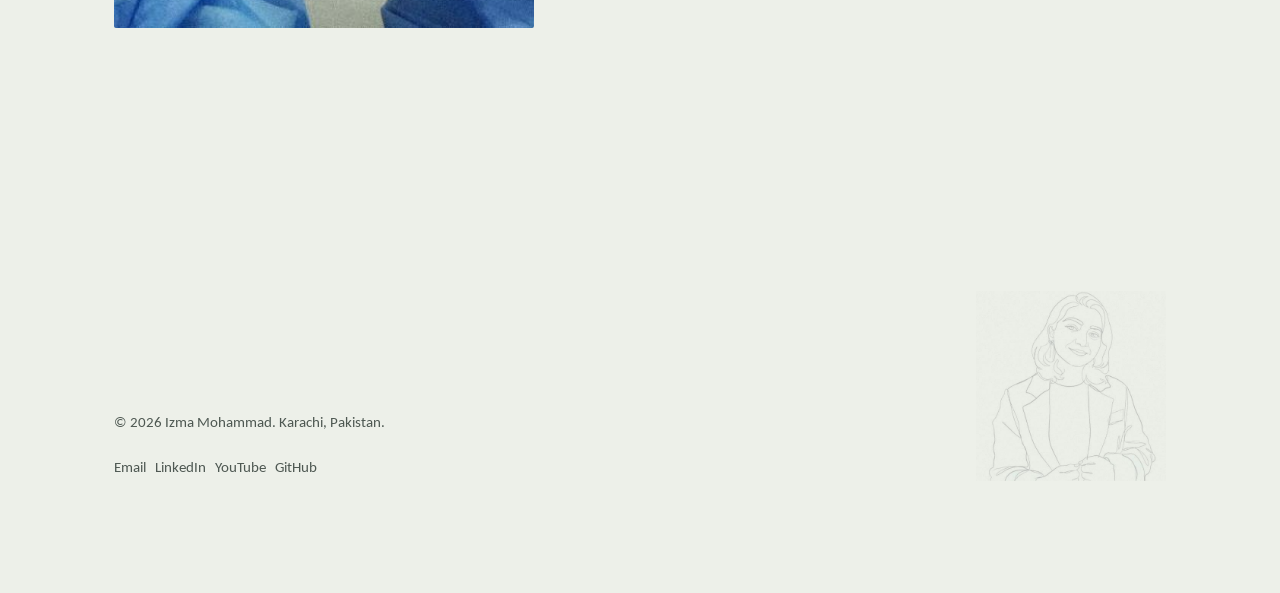
<file: leisure.html>
<!doctype html><html lang="en"><head><meta charset="utf-8"><meta name="viewport" content="width=device-width,initial-scale=1"><title>Leisure | Izma Mohammad</title><meta name="description" content="Leisure of Izma Mohammad: cats, gardening, journaling, photography and volunteering."><meta name="theme-color" content="#EDF0E9"><link rel="canonical" href="https://izmamohammad.com/leisure.html"><meta property="og:title" content="Leisure | Izma Mohammad"><meta property="og:description" content="Leisure of Izma Mohammad: cats, gardening, journaling, photography and volunteering."><meta property="og:type" content="website"><meta property="og:image" content="https://izmamohammad.com/assets/qamaj.jpg"><link rel="icon" href="favicon.ico" sizes="any"><link rel="icon" type="image/png" sizes="32x32" href="favicon-32.png"><link rel="icon" type="image/png" sizes="192x192" href="favicon-192.png"><link rel="apple-touch-icon" href="apple-touch-icon.png"><link rel="preconnect" href="https://fonts.googleapis.com"><link rel="preconnect" href="https://fonts.gstatic.com" crossorigin><link href="https://fonts.googleapis.com/css2?family=Caladea:ital,wght@0,400;0,700;1,400&family=Carlito:wght@400;700&family=Cormorant+Garamond:wght@400;500;600&display=swap" rel="stylesheet"><link rel="stylesheet" href="style.css"><script>document.documentElement.className="js"</script></head><body data-say="This is my favourite page. It has me in it."><header class="top"><a class="n" href="index.html"><img src="favicon-48.png" alt="" width="30" height="30">Izma Mohammad</a><div class="tr"><button id="sd" aria-pressed="false" aria-label="Toggle soft kalimba music" title="Kalimba">&#9834;</button><a class="cv" href="assets/Izma-Mohammad-CV.pdf" download>CV</a><button id="m" aria-expanded="false">Menu</button></div><nav id="nv"><a href="index.html">Home</a><a href="biomedical.html">Biomedical Engineering</a><a href="projects.html">Projects</a><a href="ventures.html">Ventures</a><a href="graphic-designs.html">Graphic Designs</a><a href="side-quests.html">Side Quests</a><a href="leisure.html" aria-current=page>Leisure</a><a href="blog.html">Blog</a><a href="connect.html">Connect</a></nav></header><main><header class="ph"><div class="w"><div class="g"><div class="h"><h1>Leisure</h1></div><div class="b"><p class="in">The quiet things that keep me going.</p></div></div></div></header><section class="sec lr" id="cat"><div class="w"><div class="g"><figure class="lf rv"><img src="assets/l-cat.jpg" alt="Feline Friends" loading="lazy"></figure><div class="lt rv"><h2>Feline Friends</h2><p class="in">Have always been an animal lover. And am very grateful to say that I have had these furry companions since I was a little child :) My girls, Aina and Minnie play a very big role in keeping me sane when I have the most insane schedules. Thanks to them!</p></div></div></div></section><section class="sec lr fl" id="gardening"><div class="w"><div class="g"><figure class="lf rv"><img src="assets/l-gardening.jpg" alt="Gardening" loading="lazy"></figure><div class="lt rv"><h2>Gardening</h2><p class="in">I enjoyed nature, but gardening was never my thing. I was introduced to it during the COVID-19 pandemic. My mum used to ask me to help with mending the big vegetable garden we used to have! It is a hobby that grounds you~</p></div></div></div></section><section class="sec lr" id="journaling"><div class="w"><div class="g"><figure class="lf rv"><img src="assets/l-journaling.jpg" alt="Journaling" loading="lazy"></figure><div class="lt rv"><h2>Journaling</h2><p class="in">I don't have the best handwriting...and I don't make aesthetic, Pinterest-worthy notes. But I still love to journal my thoughts and cool down the brain that's always working overtime!</p></div></div></div></section><section class="sec lr fl" id="photography"><div class="w"><div class="g"><figure class="lf rv"><img src="assets/l-photography.jpg" alt="Photography" loading="lazy"></figure><div class="lt rv"><h2>Photography</h2><p class="in">Never learned photography. Dad used to have a DSLR at home, and the 8-year-old me was VERY fascinated by it. Since then, I've always tried my best to capture the most beautiful moments in my life :)</p></div></div></div></section><section class="sec lr" id="volunteering"><div class="w"><div class="g"><figure class="lf rv"><img src="assets/l-volunteering.jpg" alt="Volunteering" loading="lazy"></figure><div class="lt rv"><h2>Volunteering</h2><p class="in">"Giving back to the community" will always be my bigger goal in life, from volunteering at Dar-ul-Sukoon to organizing community events in my residence society...small to big steps. Everything <3</p></div></div></div></section></main><div class="mw" id="mw"><div id="mb" class="mb" role="status"><span id="ms">This is my favourite page. It has me in it.</span></div><img id="mi" class="mi" src="assets/minnie-front.webp" alt="Minnie, a fluffy white Siberian cat with icy blue eyes" width="86" height="150"></div><footer><div class="w"><div><p>&copy; 2026 Izma Mohammad. Karachi, Pakistan.</p><p><a href="mailto:izmamohammad05@gmail.com">Email</a> &nbsp; <a href="https://www.linkedin.com/in/izma-mohammad/" target="_blank" rel="noopener">LinkedIn</a> &nbsp; <a href="https://www.youtube.com/@greendreamstories" target="_blank" rel="noopener">YouTube</a> &nbsp; <a href="https://github.com/izma-m" target="_blank" rel="noopener">GitHub</a></p></div><img class="sub" src="assets/subtle.jpg" alt="Line-art portrait of Izma Mohammad" loading="lazy"></div></footer><script src="app.js"></script></body></html>
</file>
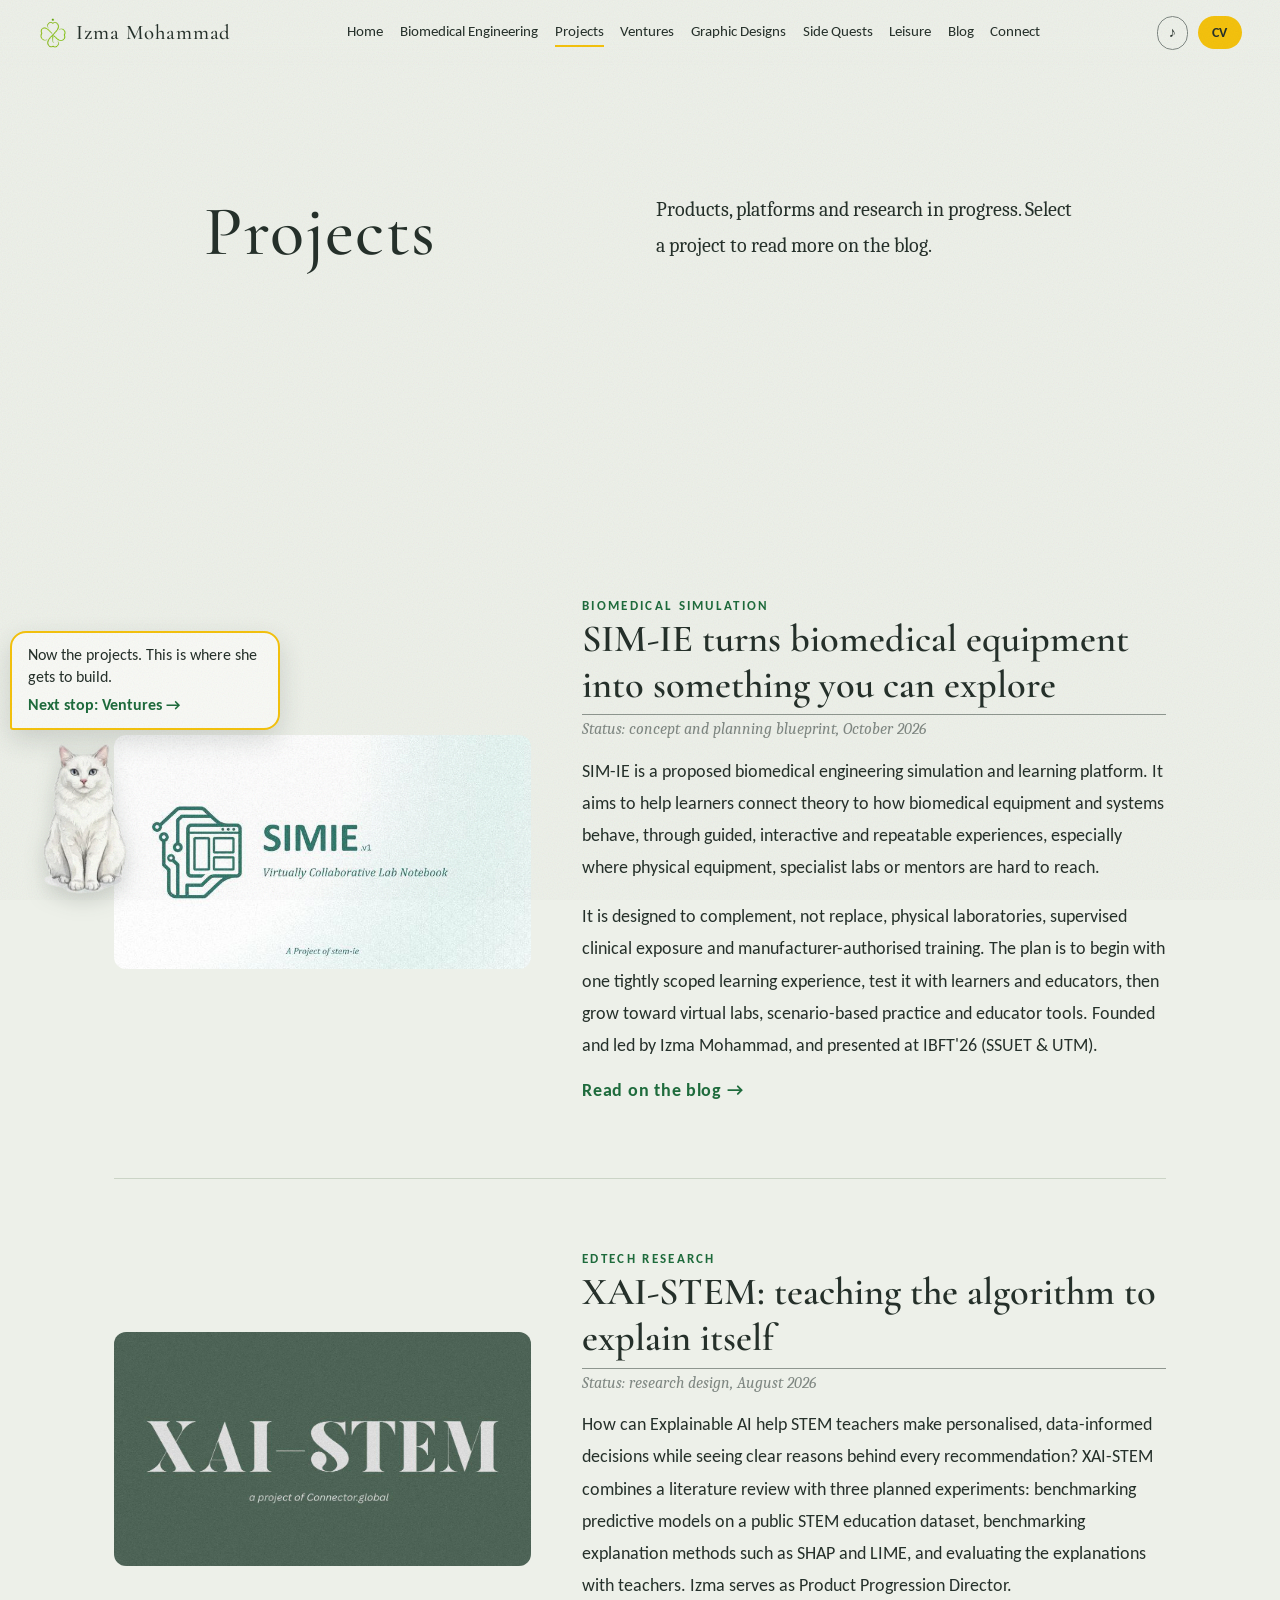
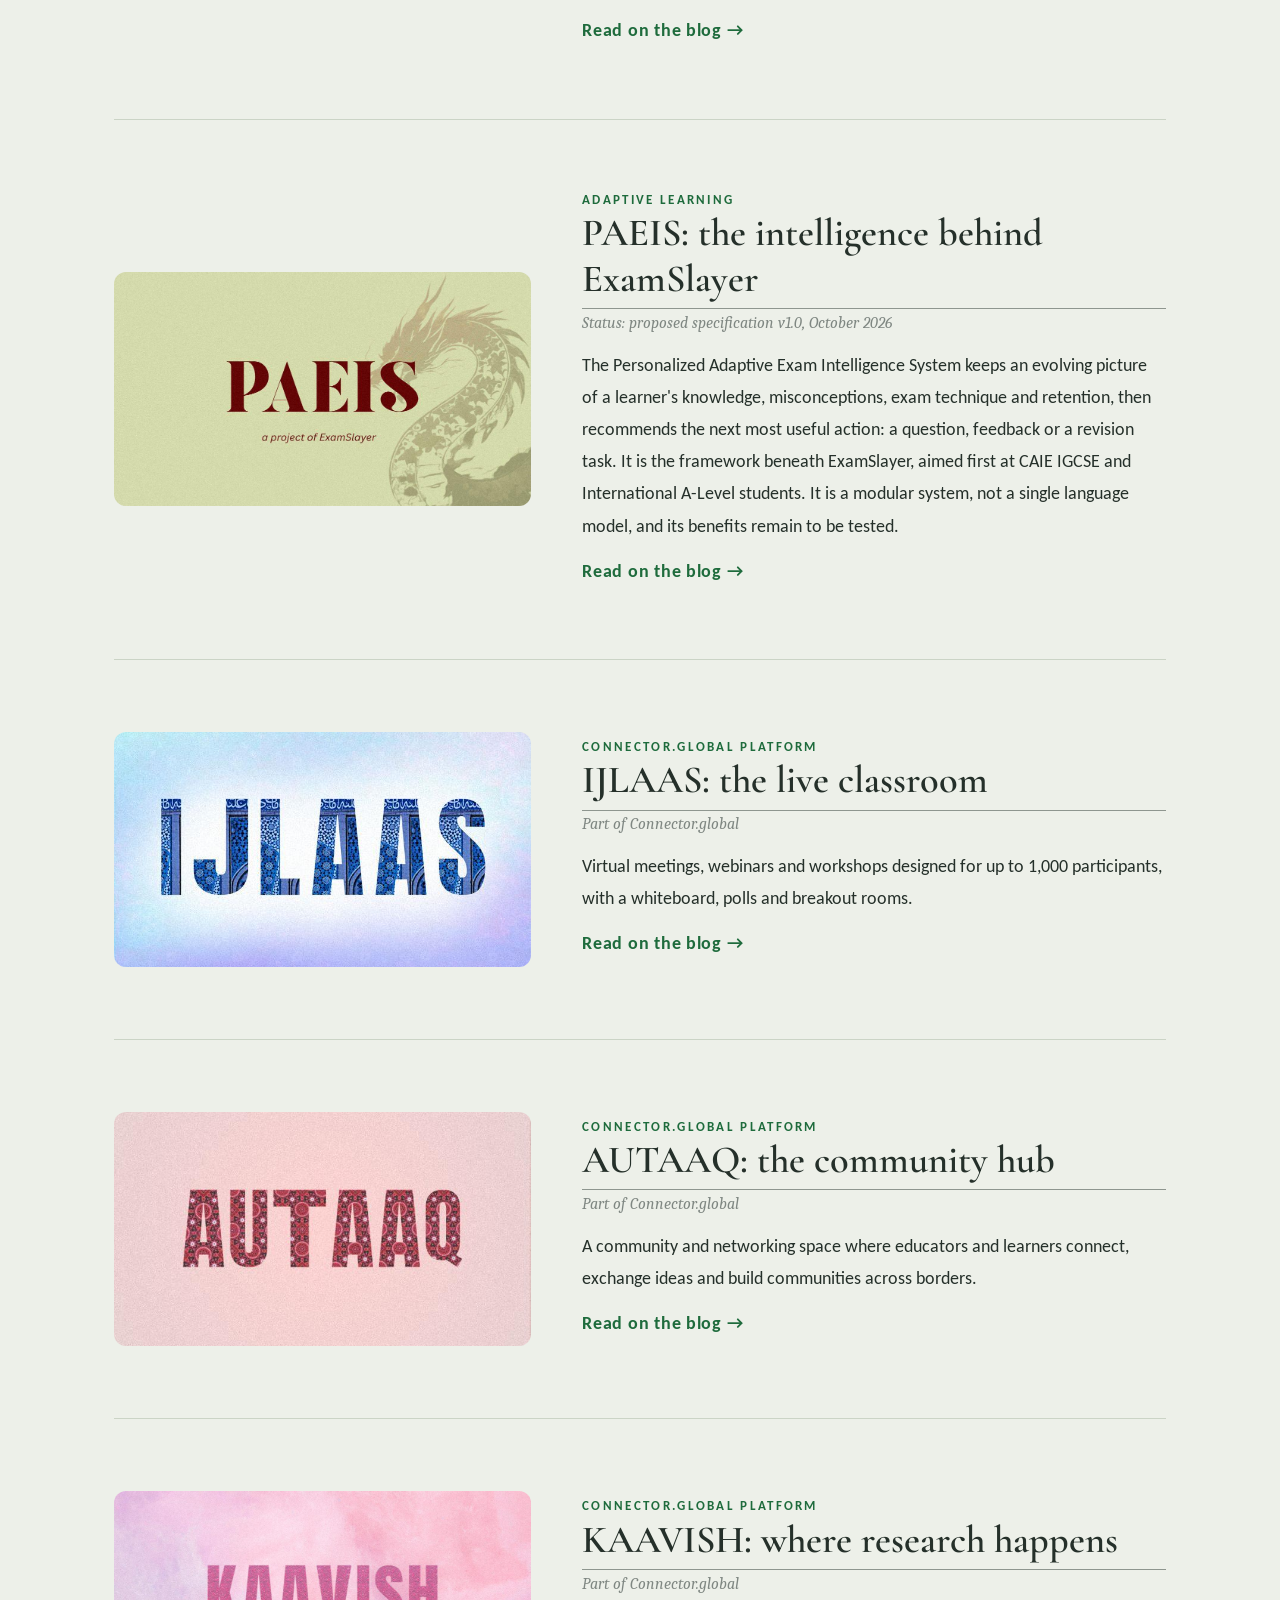
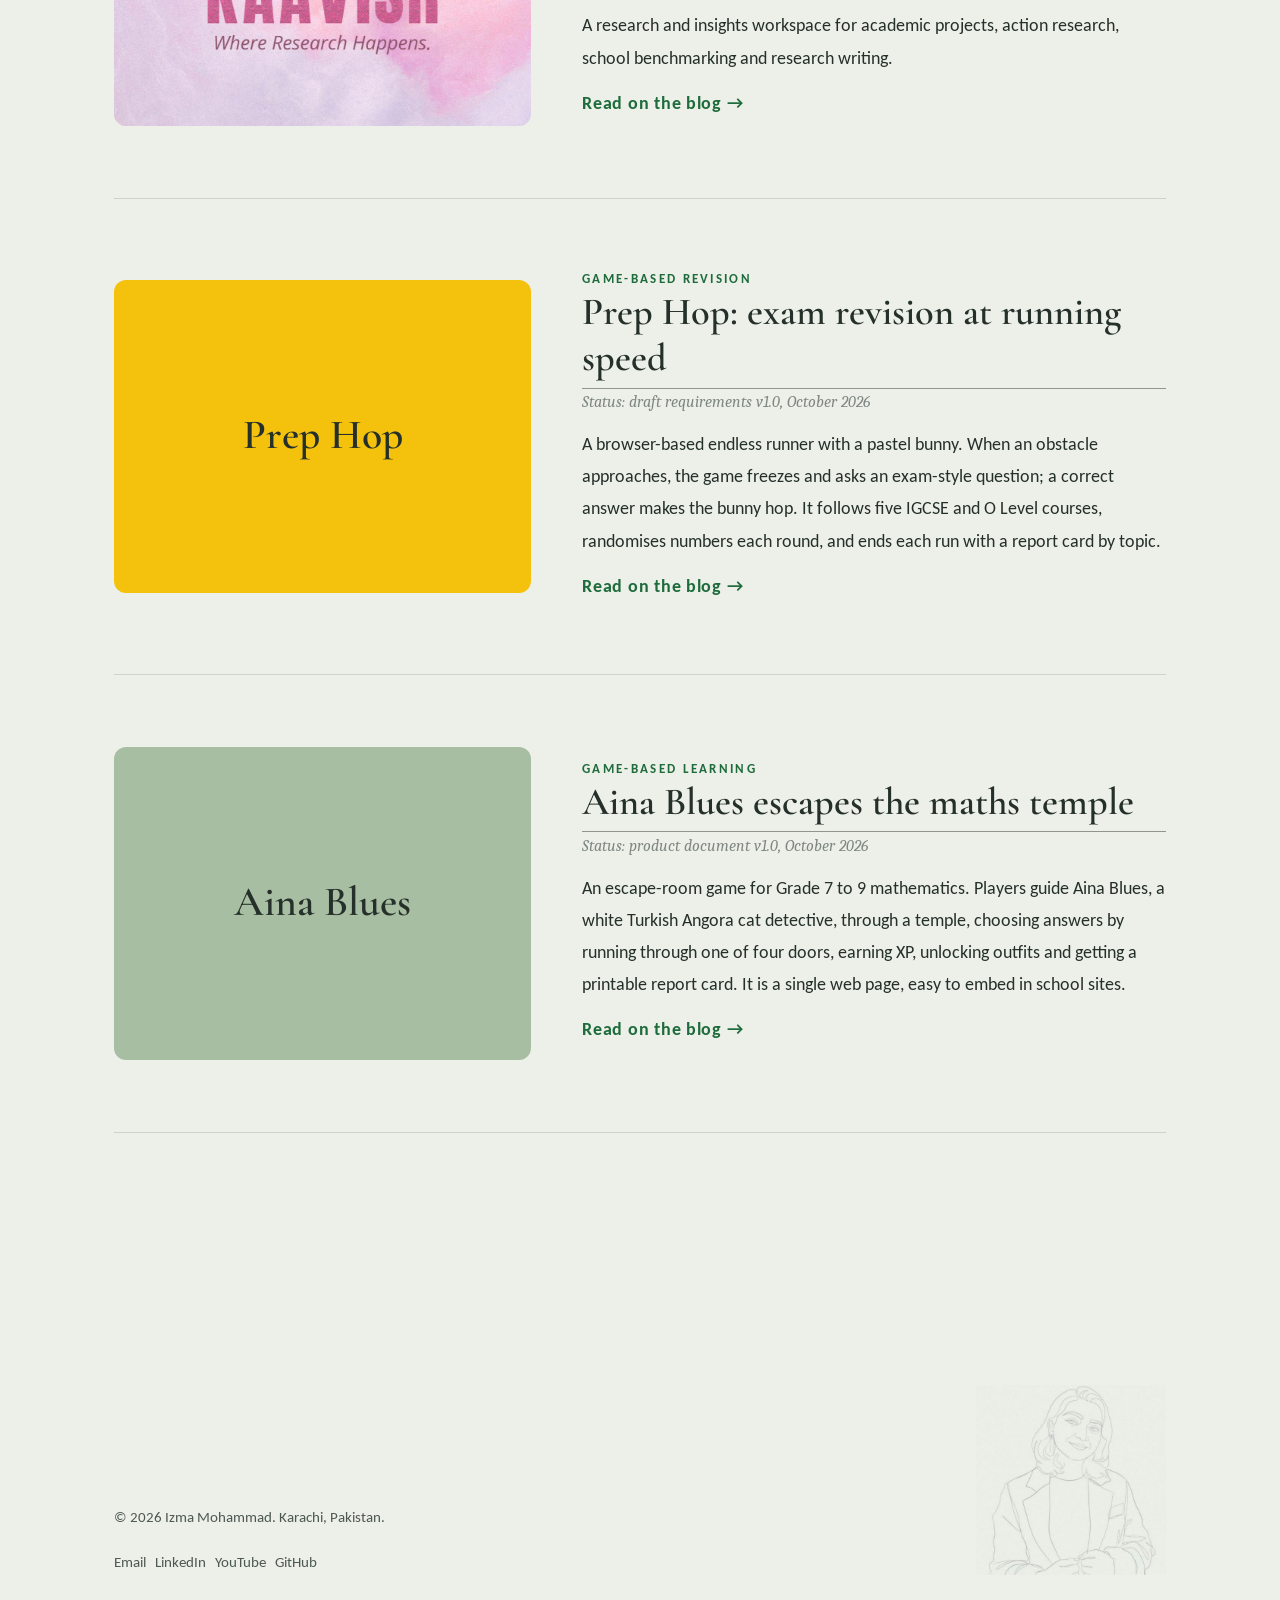
<file: projects.html>
<!doctype html><html lang="en"><head><meta charset="utf-8"><meta name="viewport" content="width=device-width,initial-scale=1"><title>Projects | Izma Mohammad</title><meta name="description" content="Projects by Izma Mohammad: SIM-IE biomedical simulation, XAI-STEM, PAEIS adaptive exam intelligence, Connector.global platforms, Prep Hop and Aina Blues."><meta name="theme-color" content="#EDF0E9"><link rel="canonical" href="https://izmamohammad.com/projects.html"><meta property="og:title" content="Projects | Izma Mohammad"><meta property="og:description" content="Projects by Izma Mohammad: SIM-IE biomedical simulation, XAI-STEM, PAEIS adaptive exam intelligence, Connector.global platforms, Prep Hop and Aina Blues."><meta property="og:type" content="website"><meta property="og:image" content="https://izmamohammad.com/assets/qamaj.jpg"><link rel="icon" href="favicon.ico" sizes="any"><link rel="icon" type="image/png" sizes="32x32" href="favicon-32.png"><link rel="icon" type="image/png" sizes="192x192" href="favicon-192.png"><link rel="apple-touch-icon" href="apple-touch-icon.png"><link rel="preconnect" href="https://fonts.googleapis.com"><link rel="preconnect" href="https://fonts.gstatic.com" crossorigin><link href="https://fonts.googleapis.com/css2?family=Caladea:ital,wght@0,400;0,700;1,400&family=Carlito:wght@400;700&family=Cormorant+Garamond:wght@400;500;600&display=swap" rel="stylesheet"><link rel="stylesheet" href="style.css"><script>document.documentElement.className="js"</script></head><body data-say="Now the projects. This is where she gets to build."><header class="top"><a class="n" href="index.html"><img src="favicon-48.png" alt="" width="30" height="30">Izma Mohammad</a><div class="tr"><button id="sd" aria-pressed="false" aria-label="Toggle soft kalimba music" title="Kalimba">&#9834;</button><a class="cv" href="assets/Izma-Mohammad-CV.pdf" download>CV</a><button id="m" aria-expanded="false">Menu</button></div><nav id="nv"><a href="index.html">Home</a><a href="biomedical.html">Biomedical Engineering</a><a href="projects.html" aria-current=page>Projects</a><a href="ventures.html">Ventures</a><a href="graphic-designs.html">Graphic Designs</a><a href="side-quests.html">Side Quests</a><a href="leisure.html">Leisure</a><a href="blog.html">Blog</a><a href="connect.html">Connect</a></nav></header><main><header class="ph"><div class="w"><div class="g"><div class="h"><h1>Projects</h1></div><div class=b><p class=in>Products, platforms and research in progress. Select a project to read more on the blog.</p></div></div></div></header><section class="sec fx"><div class="w"><a class="pr rv" id="simie" href="blog.html#b-simie"><figure><img src="assets/simie.jpg" alt="SIM-IE logo" loading="lazy"></figure><div><p class="kk">Biomedical simulation</p><h2>SIM-IE turns biomedical equipment into something you can explore</h2><p class="by">Status: concept and planning blueprint, October 2026</p><p>SIM-IE is a proposed biomedical engineering simulation and learning platform. It aims to help learners connect theory to how biomedical equipment and systems behave, through guided, interactive and repeatable experiences, especially where physical equipment, specialist labs or mentors are hard to reach.</p><p>It is designed to complement, not replace, physical laboratories, supervised clinical exposure and manufacturer-authorised training. The plan is to begin with one tightly scoped learning experience, test it with learners and educators, then grow toward virtual labs, scenario-based practice and educator tools. Founded and led by Izma Mohammad, and presented at IBFT'26 (SSUET &amp; UTM).</p><span class="mr">Read on the blog &rarr;</span></div></a><a class="pr rv" id="xai" href="blog.html#b-xai"><figure><img src="assets/xai.jpg" alt="XAI-STEM, a project of Connector.global" loading="lazy"></figure><div><p class="kk">EdTech research</p><h2>XAI-STEM: teaching the algorithm to explain itself</h2><p class="by">Status: research design, August 2026</p><p>How can Explainable AI help STEM teachers make personalised, data-informed decisions while seeing clear reasons behind every recommendation? XAI-STEM combines a literature review with three planned experiments: benchmarking predictive models on a public STEM education dataset, benchmarking explanation methods such as SHAP and LIME, and evaluating the explanations with teachers. Izma serves as Product Progression Director.</p><span class="mr">Read on the blog &rarr;</span></div></a><a class="pr rv" id="paeis" href="blog.html#b-paeis"><figure><img src="assets/paeis.jpg" alt="PAEIS, a project of ExamSlayer" loading="lazy"></figure><div><p class="kk">Adaptive learning</p><h2>PAEIS: the intelligence behind ExamSlayer</h2><p class="by">Status: proposed specification v1.0, October 2026</p><p>The Personalized Adaptive Exam Intelligence System keeps an evolving picture of a learner's knowledge, misconceptions, exam technique and retention, then recommends the next most useful action: a question, feedback or a revision task. It is the framework beneath ExamSlayer, aimed first at CAIE IGCSE and International A-Level students. It is a modular system, not a single language model, and its benefits remain to be tested.</p><span class="mr">Read on the blog &rarr;</span></div></a><a class="pr rv" id="ijlaas" href="blog.html#b-ijlaas"><figure><img src="assets/ijlaas.jpg" alt="IJLAAS logo" loading="lazy"></figure><div><p class="kk">Connector.global platform</p><h2>IJLAAS: the live classroom</h2><p class="by">Part of Connector.global</p><p>Virtual meetings, webinars and workshops designed for up to 1,000 participants, with a whiteboard, polls and breakout rooms.</p><span class="mr">Read on the blog &rarr;</span></div></a><a class="pr rv" id="autaaq" href="blog.html#b-autaaq"><figure><img src="assets/autaaq.jpg" alt="AUTAAQ logo" loading="lazy"></figure><div><p class="kk">Connector.global platform</p><h2>AUTAAQ: the community hub</h2><p class="by">Part of Connector.global</p><p>A community and networking space where educators and learners connect, exchange ideas and build communities across borders.</p><span class="mr">Read on the blog &rarr;</span></div></a><a class="pr rv" id="kaavish" href="blog.html#b-kaavish"><figure><img src="assets/kaavish-proj.jpg" alt="KAAVISH: where research happens" loading="lazy"></figure><div><p class="kk">Connector.global platform</p><h2>KAAVISH: where research happens</h2><p class="by">Part of Connector.global</p><p>A research and insights workspace for academic projects, action research, school benchmarking and research writing.</p><span class="mr">Read on the blog &rarr;</span></div></a><a class="pr rv" id="prephop" href="blog.html#b-prephop"><figure><div class="pn ye"><span>Prep Hop</span></div></figure><div><p class="kk">Game-based revision</p><h2>Prep Hop: exam revision at running speed</h2><p class="by">Status: draft requirements v1.0, October 2026</p><p>A browser-based endless runner with a pastel bunny. When an obstacle approaches, the game freezes and asks an exam-style question; a correct answer makes the bunny hop. It follows five IGCSE and O Level courses, randomises numbers each round, and ends each run with a report card by topic.</p><span class="mr">Read on the blog &rarr;</span></div></a><a class="pr rv" id="ainablues" href="blog.html#b-ainablues"><figure><div class="pn sg"><span>Aina Blues</span></div></figure><div><p class="kk">Game-based learning</p><h2>Aina Blues escapes the maths temple</h2><p class="by">Status: product document v1.0, October 2026</p><p>An escape-room game for Grade 7 to 9 mathematics. Players guide Aina Blues, a white Turkish Angora cat detective, through a temple, choosing answers by running through one of four doors, earning XP, unlocking outfits and getting a printable report card. It is a single web page, easy to embed in school sites.</p><span class="mr">Read on the blog &rarr;</span></div></a></div></section></main><div class="mw" id="mw"><div id="mb" class="mb" role="status"><span id="ms">Now the projects. This is where she gets to build.</span> <a id="mn" href="ventures.html">Next stop: Ventures &rarr;</a></div><img id="mi" class="mi" src="assets/minnie-front.webp" alt="Minnie, a fluffy white Siberian cat with icy blue eyes" width="86" height="150"></div><footer><div class="w"><div><p>&copy; 2026 Izma Mohammad. Karachi, Pakistan.</p><p><a href="mailto:izmamohammad05@gmail.com">Email</a> &nbsp; <a href="https://www.linkedin.com/in/izma-mohammad/" target="_blank" rel="noopener">LinkedIn</a> &nbsp; <a href="https://www.youtube.com/@greendreamstories" target="_blank" rel="noopener">YouTube</a> &nbsp; <a href="https://github.com/izma-m" target="_blank" rel="noopener">GitHub</a></p></div><img class="sub" src="assets/subtle.jpg" alt="Line-art portrait of Izma Mohammad" loading="lazy"></div></footer><script src="app.js"></script></body></html>
</file>
<file: style.css>
:root{--bg:#EDF0E9;--pp:#F8F9F5;--sg:#A8BEA2;--gr:#1E6B3C;--ye:#F4C20D;--ch:#25302A;--gy:#7F8782;--d:'Cormorant Garamond',Georgia,serif;--t:Carlito,Calibri,'Helvetica Neue',Arial,sans-serif;--s:Caladea,Cambria,Georgia,serif}
*{box-sizing:border-box;margin:0}
html{scroll-behavior:smooth}
body{background:var(--bg);color:var(--ch);font:400 1.15rem/1.75 var(--t);-webkit-font-smoothing:antialiased;padding-bottom:6rem}
body::after{content:"";position:fixed;inset:0;pointer-events:none;z-index:60;opacity:.09;mix-blend-mode:multiply;background:url("data:image/svg+xml,%3Csvg xmlns='http://www.w3.org/2000/svg' width='160' height='160'%3E%3Cfilter id='n'%3E%3CfeTurbulence type='fractalNoise' baseFrequency='.8' numOctaves='2' stitchTiles='stitch'/%3E%3C/filter%3E%3Crect width='100%25' height='100%25' filter='url(%23n)'/%3E%3C/svg%3E")}
a{color:inherit;text-decoration:none}
:focus-visible{outline:2px solid var(--ye);outline-offset:3px}
img{max-width:100%}
.sr{position:absolute;width:1px;height:1px;overflow:hidden;clip:rect(0 0 0 0)}
.top{position:fixed;inset:0 0 auto;z-index:50;display:flex;justify-content:space-between;align-items:center;gap:1rem;padding:1rem clamp(1rem,3vw,2.5rem);background:linear-gradient(var(--bg) 55%,transparent)}
.n{display:flex;align-items:center;gap:.5rem;font:500 1.3rem var(--d);letter-spacing:.04em;white-space:nowrap}
nav{display:flex;gap:clamp(.7rem,1.3vw,1.4rem);font-size:.95rem}
nav a{padding-bottom:2px;background:linear-gradient(var(--ye),var(--ye)) 0 100%/0 2px no-repeat;transition:background-size .5s}
nav a:hover,nav a[aria-current]{background-size:100% 2px}
.tr{display:flex;gap:.6rem;align-items:center;order:3}
.cv{background:var(--ye);padding:.25rem .9rem;border-radius:99px;font-weight:700;font-size:.9rem;transition:background .4s,color .4s}
.cv:hover{background:var(--ch);color:var(--ye)}
#sd,#m{background:none;border:1px solid var(--gy);color:inherit;border-radius:99px;font:inherit;font-size:.9rem;padding:.2rem .7rem;cursor:pointer}
#sd[aria-pressed=true]{background:var(--gr);color:#fff;border-color:var(--gr)}
#m{display:none}
main{overflow:hidden}
.w{max-width:1180px;margin:0 auto;padding:0 clamp(1.4rem,6vw,4rem)}
.sec{padding:clamp(4.5rem,11vw,9rem) 0}
.g{display:grid;grid-template-columns:repeat(12,1fr);gap:0 2rem}
.h{grid-column:2/6}.b{grid-column:7/12}
h1{font:500 clamp(2.4rem,5.6vw,4.4rem)/1.15 var(--d);letter-spacing:.02em}
h2{font:500 clamp(1.7rem,3.2vw,2.5rem)/1.3 var(--d);margin-bottom:1rem}
h3{font:600 1.5rem/1.3 var(--d)}
p+p{margin-top:1.2em}
.in{font:400 1.25rem/1.8 var(--s)}
.ph{padding:clamp(8rem,17vw,12rem) 0 clamp(1rem,4vw,3rem)}
.hero{min-height:100svh;display:flex;flex-direction:column;align-items:center;justify-content:center;text-align:center;padding:5rem 1.4rem;background:radial-gradient(55% 45% at 72% 28%,rgba(168,190,162,.6),transparent),radial-gradient(40% 40% at 18% 82%,rgba(244,194,13,.2),transparent)}
.nm{font:500 clamp(1.5rem,3.4vw,2.6rem)/1.2 var(--d);letter-spacing:.14em;animation:fi 1.6s both;transition:opacity .9s}
.nm.out{opacity:0}
.q{font:500 clamp(1.7rem,4.4vw,3.4rem)/1.3 var(--d);min-height:1.4em}
.q em{color:var(--gr);font-style:italic}
.cu{display:inline-block;width:2px;height:1em;background:var(--ch);margin-left:3px;vertical-align:-.12em;animation:bk 1s steps(2) infinite}
.lc{position:absolute;display:flex;flex-direction:column;align-items:center;gap:1.4rem;font:500 clamp(1.7rem,4.4vw,3.4rem) var(--d);opacity:0;pointer-events:none;transition:opacity 1.4s}
.lc.on{opacity:1;pointer-events:auto}
.yes,.bt{display:inline-block;background:var(--ye);color:var(--ch);padding:.7rem 2.4rem;border-radius:99px;font:700 1.1rem var(--t);letter-spacing:.08em;transition:transform .5s,background .5s,color .5s}
.yes:hover,.bt:hover{background:var(--ch);color:var(--ye);transform:translateY(-3px)}
.big{font:400 clamp(1.6rem,3.5vw,2.7rem)/1.4 var(--d);max-width:24em}
.b2{grid-column:5/12;margin-top:3rem;font:400 1.2rem/1.8 var(--s)}
.pc{grid-column:1/6;background:#fff;padding:.9rem .9rem 0;box-shadow:0 20px 40px rgba(37,48,42,.14)}
.pc img{display:block;width:100%;height:auto}
.pc figcaption{display:flex;gap:.4rem;align-items:center;padding:.9rem 0;font:italic 1.05rem var(--s)}
.js .pc.rv{transform:translateY(40px) rotate(-9deg)}
.js .pc.rv.on{transform:rotate(-2.5deg);transition:opacity 1.4s,transform 1.8s cubic-bezier(.2,.7,.2,1)}
.kg{align-items:center}
.nb{grid-column:7/13;padding:1.9rem 1.6rem 1.9rem 3.3rem;background:#FBFCF8 linear-gradient(90deg,transparent 2.6rem,rgba(30,107,60,.4) 2.6rem,rgba(30,107,60,.4) calc(2.6rem + 1px),transparent calc(2.6rem + 1px)),repeating-linear-gradient(transparent 0 1.7rem,rgba(127,135,130,.28) 1.7rem calc(1.7rem + 1px));font:italic 400 1.05rem/1.7rem var(--s);box-shadow:0 12px 30px rgba(37,48,42,.08)}
.nb p+p{margin-top:1.7rem}
.cs{display:grid;grid-template-columns:repeat(auto-fit,minmax(165px,1fr));gap:1.4rem;margin-top:2.5rem}
.bs{grid-template-columns:repeat(auto-fit,minmax(215px,1fr))}
.fc{perspective:900px;aspect-ratio:3/4;background:none;border:0;padding:0;cursor:pointer;font:inherit;color:inherit}
.fi{display:block;position:relative;width:100%;height:100%;transition:transform 1.1s cubic-bezier(.2,.7,.2,1);transform-style:preserve-3d}
.ff,.fb{position:absolute;inset:0;display:flex;flex-direction:column;align-items:center;justify-content:center;gap:1rem;padding:1rem;border-radius:6px;backface-visibility:hidden;-webkit-backface-visibility:hidden}
.ff{background:var(--pp);border:1px solid #D6DDD2}
.ff svg{width:62%}
.ff b{font:600 1.3rem var(--d)}
.fb{background:var(--sg);transform:rotateY(180deg);font-size:1.05rem}
.fb b{font:600 1.7rem var(--d)}
.lg:hover .fi,.lg:focus-visible .fi,.lg.on .fi{transform:rotateY(180deg)}
.bc .fi{transform:rotateY(180deg)}
.bc .fb{background:#DCE3D7;transform:none;border:1px solid #CBD4C6}
.bc:hover .fi,.bc:focus-visible .fi{transform:none}
.bc .ff img{width:100%;height:68%;object-fit:contain;background:#fff;border-radius:3px}
@media(hover:none){.bc .fi{transform:none}}
dialog{border:0;border-radius:10px;padding:1.6rem;width:min(92vw,460px);background:var(--pp);color:var(--ch);margin:auto}
dialog::backdrop{background:rgba(37,48,42,.6)}
dialog img{width:100%;max-height:42vh;object-fit:contain;background:#E6ECE2;margin-bottom:1rem}
dialog p{margin:.4rem 0 1.2rem}
.x{position:absolute;right:.8rem;top:.4rem;background:none;border:0;font-size:1.8rem;cursor:pointer;color:var(--gy)}
.cf{text-align:center;background:linear-gradient(transparent,rgba(168,190,162,.4))}
.cf svg{width:min(88vw,420px);height:auto}
.st{stroke-dasharray:4 5;animation:sm 3s linear infinite}
.hr{animation:bt 2.4s ease-in-out infinite;transform-origin:160px 45px}
.cf h2{margin:1rem 0 1.6rem}
.it{padding:1.8rem 0;border-bottom:1px solid #D2DACD}
.it img{display:block;max-width:100%;max-height:300px;width:auto;margin-bottom:1.1rem;border-radius:3px}
.mt{color:var(--gr);font-size:.95rem;letter-spacing:.04em;margin:.2rem 0 .6rem}
.vd{margin-top:1.6rem}.vd video{width:100%;background:#25302A;border-radius:4px}
.vd figcaption{font-size:.95rem;color:var(--gy);margin-top:.4rem}
ul{list-style:none;padding:0}li{padding:.7rem 0;border-bottom:1px solid #D2DACD}
.chips span{display:inline-block;margin:.25rem .2rem;padding:.3rem 1rem;border:1px solid var(--gr);border-radius:99px;font-size:1rem}
.ls{display:grid;grid-template-columns:repeat(auto-fit,minmax(220px,1fr));gap:1.2rem}
.lk{display:block;padding:1.6rem;background:var(--pp);border:1px solid #D6DDD2;transition:border-color .5s,transform .5s}
.lk:hover{border-color:var(--gr);transform:translateY(-3px)}
.lk b{display:block;font:600 1.4rem var(--d)}
footer{padding:3rem 0 1rem;font-size:.95rem;color:#4E5852}
footer .w{display:flex;justify-content:space-between;align-items:flex-end;gap:1rem;flex-wrap:wrap}
.sub{height:190px;width:auto;mix-blend-mode:multiply;opacity:.85}
.js .rv{opacity:0;transition:opacity 1.5s ease}.js .rv.on{opacity:1}
@keyframes fi{from{opacity:0}}
@keyframes bk{to{visibility:hidden}}
@keyframes bob{50%{transform:translateY(5px)}}
@keyframes tw{50%{transform:rotate(9deg)}}
@keyframes bl{0%,94%,100%{transform:scaleY(1)}97%{transform:scaleY(.1)}}
@keyframes sm{to{stroke-dashoffset:-18}}
@keyframes bt{50%{transform:scale(1.15)}}
@media(max-width:1180px){#m{display:block}nav{position:fixed;inset:0;background:var(--bg);flex-direction:column;justify-content:center;align-items:center;font-size:1.3rem;gap:1.2rem;opacity:0;visibility:hidden;transition:opacity .5s,visibility .5s}nav.o{opacity:1;visibility:visible}.tr{position:relative;z-index:2}.n{position:relative;z-index:2}}
@media(max-width:860px){.h,.b,.b2,.pc,.nb{grid-column:1/-1}.h{margin-bottom:1.4rem}.pc{margin:0 .6rem 2.4rem}.sub{height:130px}}
@media(prefers-reduced-motion:reduce){*{animation:none!important;transition:none!important}.js .rv{opacity:1}.js .pc.rv{transform:rotate(-2.5deg)}}
.np{max-width:1180px;margin:0 auto;padding:8rem clamp(1.4rem,6vw,4rem) 1.5rem;text-align:center;border-bottom:3px double var(--ch)}
.np h1{font:700 clamp(2.6rem,9vw,6.4rem)/1 var(--d);letter-spacing:.04em;text-transform:uppercase}
.nt,.ns{font:italic 400 1rem var(--s);letter-spacing:.06em}
.npg{display:grid;grid-template-columns:repeat(3,1fr);gap:0 2.2rem}
.ar{padding:1.6rem 0;border-bottom:1px solid #8E968F;font-family:var(--s)}
.lead{grid-column:1/-1}.w2{grid-column:span 2}
.kk{font:700 .8rem var(--t);letter-spacing:.18em;text-transform:uppercase;color:var(--gr)}
.ar h2{font:700 clamp(1.5rem,2.6vw,2.2rem)/1.15 var(--d);margin:.3rem 0}
.lead h2{font-size:clamp(2rem,4.6vw,3.4rem)}
.by{font:italic .95rem var(--s);color:var(--gy);border-top:1px solid #8E968F;padding-top:.3rem;margin-bottom:.8rem}
.ar img{width:100%;max-height:220px;object-fit:cover;filter:grayscale(1) contrast(1.05);margin-bottom:.8rem}
.cols{font-size:1.02rem;line-height:1.65;text-align:justify;hyphens:auto}
.lead .cols,.w2 .cols{columns:2;column-gap:2.2rem;column-rule:1px solid #B5BBB5}
.cols p{margin:0}.cols p+p{margin-top:.8em}
.lead .cols p:first-child::first-letter{float:left;font:700 3.6rem/.8 var(--d);padding:.3rem .4rem 0 0}
.yc{position:relative;width:100%;aspect-ratio:16/9;min-height:min(70vh,560px);background:#25302A;margin-top:1.6rem;border-radius:6px;overflow:hidden}
.yc.sh{aspect-ratio:auto;height:78vh;width:min(100%,calc(78vh*.5625));margin-inline:auto}
.yc iframe,.yv{position:absolute;inset:0;width:100%;height:100%;border:0}
.yv{padding:0;cursor:pointer;background:none}.yv img{width:100%;height:100%;object-fit:cover;opacity:.85;transition:opacity .5s}.yv:hover img{opacity:1}
.pl{position:absolute;left:50%;top:50%;width:72px;height:72px;margin:-36px;border-radius:50%;background:var(--ye)}
.pl::after{content:"";position:absolute;left:29px;top:22px;border:14px solid transparent;border-left:22px solid var(--ch)}
.rail{display:flex;gap:1.4rem;overflow-x:auto;scroll-snap-type:x mandatory;padding:1rem 0 1.4rem}
.rail figure{flex:0 0 min(88%,calc(72vh*1.778));scroll-snap-align:center}
.rail .yc{min-height:0;margin-top:0}
.rail figcaption,.ev figcaption{font-size:.95rem;margin-top:.5rem}
.ev img{width:100%;height:auto;border-radius:4px}
.sec h3{font:600 1.5rem var(--d);margin:1.8rem 0 .4rem}
.lf{grid-column:1/6}.lt{grid-column:7/12;align-self:center}
.lr.fl .lf{grid-column:8/13;order:2}.lr.fl .lt{grid-column:2/7;order:1}
.lf img{width:100%;aspect-ratio:4/5;object-fit:cover;filter:saturate(.9);border-radius:2px}
.gl{position:relative;height:540px;perspective:1100px}
.gs{position:absolute;inset:0;transform-style:preserve-3d;animation:gs 60s linear infinite}
.gl:hover .gs{animation-play-state:paused}
.gi{position:absolute;left:50%;top:50%;width:150px;height:190px;margin:-95px 0 0 -75px;backface-visibility:hidden;-webkit-backface-visibility:hidden}
.gi a{display:block;height:100%;transition:transform .6s cubic-bezier(.2,.7,.2,1);box-shadow:0 10px 24px rgba(37,48,42,.2)}
.gi a:hover{transform:scale(1.6) translateZ(40px);position:relative;z-index:9}
.gi img{width:100%;height:100%;object-fit:contain;background:#F8F9F5}
@keyframes gs{to{transform:rotateY(360deg)}}
@media(max-width:860px){.npg{grid-template-columns:1fr}.lead .cols,.w2 .cols{columns:1}.w2{grid-column:auto}.lf,.lt,.lr.fl .lf,.lr.fl .lt{grid-column:1/-1;order:0}.lf{margin-bottom:1.4rem}.gl{height:auto;perspective:none}.gs{position:static;display:flex;overflow-x:auto;gap:1rem;animation:none;scroll-snap-type:x mandatory;transform:none!important}.gi{position:static;flex:0 0 62%;height:260px;margin:0;transform:none!important;scroll-snap-align:center}}

.sec{padding:clamp(6rem,16vw,14rem) 0}
.nm{font:500 clamp(2.2rem,6vw,4.4rem)/1.1 var(--d);letter-spacing:.12em}
.hero .yes{margin-top:3rem;animation:fi 1.8s 1s both}
.b2 p+p{margin-top:7rem}
#karachi{padding:clamp(4.5rem,11vw,9rem) 0}
.lg .ff{padding:0;overflow:hidden;justify-content:flex-end}
.lg .ff img{position:absolute;inset:0;width:100%;height:100%;object-fit:cover}
.lg .ff b{position:relative;width:100%;padding:2.4rem 1rem 1rem;color:#fff;background:linear-gradient(transparent,rgba(37,48,42,.78));font:600 1.45rem var(--d)}
.cr{font-size:.8rem;color:var(--gy);margin-top:1.6rem}
.bc .fb{background:linear-gradient(160deg,#BCD0B4,#6F9873);color:#fff;border:0;box-shadow:0 10px 24px rgba(37,48,42,.16)}
.bc .fb .no{font:600 1rem var(--t);letter-spacing:.24em}
.bc .fb small{font-size:.8rem;letter-spacing:.16em;text-transform:uppercase}
.cp{display:block;margin:0 auto;width:min(86vw,460px);height:auto;mix-blend-mode:multiply}
.sub{opacity:1}
.mw{position:fixed;left:.6rem;bottom:.4rem;width:150px;height:158px;z-index:40;pointer-events:none;transition:transform var(--d,2.7s) cubic-bezier(.45,0,.2,1),opacity .9s}
.mw.gone{opacity:0}.mw.gone .mb{pointer-events:none}
.mi{position:absolute;bottom:0;left:50%;height:auto;width:86px;transform:translateX(-50%) scaleX(var(--f,1));filter:drop-shadow(0 8px 10px rgba(37,48,42,.18))}
.mi.mv{animation:hop .55s ease-in-out infinite}
.mb{position:absolute;bottom:100%;left:0;margin-bottom:6px;width:max-content;max-width:min(270px,70vw);padding:.7rem 1rem;background:var(--pp);border:2px solid var(--ye);border-radius:16px 16px 16px 3px;font-size:.98rem;line-height:1.4;pointer-events:auto;box-shadow:0 10px 26px rgba(37,48,42,.16);animation:fl 3.2s ease-in-out infinite}
.mw.r .mb{left:auto;right:0;border-radius:16px 16px 3px 16px}
.mb.pop{animation:pop .8s cubic-bezier(.3,1.6,.5,1),fl 3.2s .8s ease-in-out infinite}
.mb.nd{animation:nd .9s,fl 3.2s .9s ease-in-out infinite}
.mb a{display:block;margin-top:.4rem;color:var(--gr);font-weight:700}
@keyframes hop{50%{bottom:9px}}
@keyframes fl{50%{transform:translateY(-5px) rotate(-.8deg)}}
@keyframes pop{0%{transform:scale(.6) translateY(14px);opacity:0}100%{transform:none;opacity:1}}
@keyframes nd{0%,100%{transform:none}20%{transform:translateX(-5px) rotate(-3deg)}40%{transform:translateX(5px) rotate(3deg)}60%{transform:translateX(-4px) rotate(-2deg)}80%{transform:translateX(3px)}}
@media(max-width:860px){.mw{width:110px;height:118px}.mb{font-size:.88rem;max-width:min(220px,64vw)}.lg .ff b{font-size:1.1rem}.b2 p+p{margin-top:5rem}}

.in.sm{font-size:calc(1.25rem - 2pt)}
.bento{display:grid;grid-template-columns:repeat(12,1fr);grid-auto-rows:minmax(135px,auto);gap:1rem;grid-auto-flow:dense}
.bn{display:flex;flex-direction:column;border-radius:20px;overflow:hidden;background:var(--pp);border:1px solid #D6DDD2}
.bn img{width:100%;flex:1;min-height:150px;object-fit:cover}
.bn.ct img{object-fit:contain;background:#fff}
.bx{padding:1.2rem 1.4rem 1.5rem}
.bx h3{font:600 1.4rem/1.25 var(--d);margin:.2rem 0 .5rem}
.bx p{font-size:1.02rem;line-height:1.55}
.bx h2{font:500 clamp(2rem,4vw,3rem)/1.1 var(--d);margin:.2rem 0 0}
.tg{font:700 .75rem var(--t)!important;letter-spacing:.16em;text-transform:uppercase;color:var(--gr)}
.bn.sg{background:var(--sg)}.bn.ye{background:var(--ye)}.bn.sg .tg,.bn.ye .tg{color:var(--ch)}
.bn.dk{background:var(--ch);color:#fff;justify-content:center}.bn.dk .tg{color:var(--ye)}
.s1{grid-column:span 7;grid-row:span 4}.s2,.s3{grid-column:span 5;grid-row:span 2}.s4{grid-column:span 5;grid-row:span 3}.s5{grid-column:span 7}.s6{grid-column:span 3;grid-row:span 2}.s7,.s8{grid-column:span 2;grid-row:span 2}
.s6 h3,.s7 h3,.s8 h3{font-size:1.25rem}
.cmp{display:grid;grid-template-columns:repeat(3,1fr);gap:2rem;margin-top:2rem}
.cpf img{display:block;width:100%;height:auto;border-radius:12px}
.cpf figcaption{padding-top:1rem}
.cpf h3{font:600 1.35rem/1.3 var(--d)}
@media(max-width:860px){.bento{grid-template-columns:1fr}.bn,.s1,.s2,.s3,.s4,.s5,.s6,.s7,.s8{grid-column:auto;grid-row:auto}.cmp{grid-template-columns:1fr}.bn img{min-height:0;max-height:300px}}

/* language cards keep photo ratio */
.lg{aspect-ratio:auto;align-self:start}.lg .fi{height:auto}
.lg .ff{position:relative;inset:auto;padding:0;overflow:hidden;justify-content:flex-end}
.lg .ff img{position:static;display:block;width:100%;height:auto}
.lg .ff b{position:absolute;left:0;right:0;bottom:0}
.lg .fb{position:absolute;inset:0}
.cpf{display:block}
.cpf .cc{padding-top:1rem}
.cmp.c2{grid-template-columns:repeat(2,1fr)}
a.cpf{transition:transform .5s}a.cpf:hover{transform:translateY(-4px)}
.cmp{align-items:start}
.pn{display:flex;align-items:center;justify-content:center;text-align:center;aspect-ratio:4/3;border-radius:12px;padding:1rem}
.pn span{font:600 clamp(1.6rem,3.4vw,2.6rem)/1.15 var(--d)}
.pn.sg{background:var(--sg)}.pn.ye{background:var(--ye)}.pn.dk{background:var(--ch);color:#fff}
.mr{display:inline-block;margin-top:.8rem;color:var(--gr);font-weight:700;letter-spacing:.04em}
a:hover>.cc .mr,a.pr:hover .mr{text-decoration:underline}
.pr{display:grid;grid-template-columns:5fr 7fr;gap:clamp(1.5rem,4vw,4rem);align-items:center;padding:clamp(2.5rem,6vw,4.5rem) 0;border-bottom:1px solid #CBD4C6}
.pr figure img{display:block;width:100%;height:auto;border-radius:12px;background:#fff}
.pr h2{font:600 clamp(1.7rem,3vw,2.4rem)/1.2 var(--d);margin:.2rem 0 .4rem}
.pr:hover h2{color:var(--gr)}
.pr p+p{margin-top:.9em}
.kk{font:700 .8rem var(--t);letter-spacing:.18em;text-transform:uppercase;color:var(--gr)}
.by{font:italic .98rem var(--s);color:var(--gy);margin-bottom:.8rem}
.vg{display:grid;grid-template-columns:7fr 5fr;gap:clamp(1.5rem,4vw,4rem);align-items:center}
.yc.sm{min-height:0;margin-top:0;max-width:460px;margin-inline:auto}
.yc.sh.sm{height:min(62vh,540px);width:min(100%,calc(min(62vh,540px)*.5625))}
.gal{background:#E1E6DC}
.wk{display:flex;align-items:center;justify-content:center;gap:clamp(2rem,6vw,6rem);min-height:100vh;padding:7rem 1.4rem;background:radial-gradient(60% 55% at 50% 45%,rgba(255,255,255,.65),transparent)}
.wk.rr{flex-direction:row-reverse;background-color:#D9DFD3}
.fr{display:block;flex:0 1 auto;max-width:min(100%,780px);padding:clamp(.7rem,1.8vw,1.5rem);background:#fff;box-shadow:0 34px 70px rgba(37,48,42,.22),0 0 0 1px rgba(37,48,42,.08)}
.fr img{display:block;width:auto;max-width:100%;max-height:74vh;height:auto}
.plc{max-width:250px;padding-left:1rem;border-left:2px solid var(--ye);font-size:.98rem}
.plc b{display:block;font:600 1.5rem/1.2 var(--d)}.plc span{display:block;color:var(--m);margin:.2rem 0 .6rem}.plc em{font-style:normal;font-weight:700;color:var(--gr)}
@media(max-width:860px){.pr,.vg{grid-template-columns:1fr}.cmp.c2{grid-template-columns:1fr}.wk,.wk.rr{flex-direction:column;min-height:0;padding:4rem 1.2rem}.plc{max-width:none}}

::selection{background:var(--ye);color:var(--ch)}
::-moz-selection{background:var(--ye);color:var(--ch)}
.bc{border:2px solid var(--gr);border-radius:10px;padding:0}
.hv{margin-top:clamp(3rem,7vw,5rem)}
.hv .rail figure{flex:0 0 100%}
.bpl{display:grid;grid-template-columns:repeat(auto-fit,minmax(260px,1fr));gap:1.2rem;margin-top:1.6rem}
.bp{padding:1.6rem;background:var(--pp);border:1px solid #D6DDD2;border-radius:12px}
.bp h3{font:600 1.35rem/1.3 var(--d);margin:.3rem 0 .6rem}
.bp:target{border-color:var(--ye);box-shadow:0 0 0 3px var(--ye)}
.mailbig{font:500 clamp(1.4rem,4.2vw,3rem)/1.3 var(--d);word-break:break-word}
.ph .big{margin-top:1rem}

:root{--noise:url("data:image/svg+xml,%3Csvg xmlns='http://www.w3.org/2000/svg' width='160' height='160'%3E%3Cfilter id='n'%3E%3CfeTurbulence type='fractalNoise' baseFrequency='.9' numOctaves='2' stitchTiles='stitch'/%3E%3C/filter%3E%3Crect width='100%25' height='100%25' filter='url(%23n)'/%3E%3C/svg%3E")}
.lg .ff::after,.yv::after{content:"";position:absolute;inset:0;background:var(--noise);opacity:.28;mix-blend-mode:multiply;pointer-events:none}
html{cursor:url(assets/cursor/c1.png) 16 16,auto;cursor:image-set(url(assets/cursor/c1.png) 1x,url(assets/cursor/c1@2x.png) 2x) 16 16,auto}
a,button,[role=button],label,.fc,.yv,.iv,summary{cursor:url(assets/cursor/c2.png) 16 16,pointer;cursor:image-set(url(assets/cursor/c2.png) 1x,url(assets/cursor/c2@2x.png) 2x) 16 16,pointer}
a:active,button:active,.fc:active{cursor:url(assets/cursor/c3.png) 16 16,pointer;cursor:image-set(url(assets/cursor/c3.png) 1x,url(assets/cursor/c3@2x.png) 2x) 16 16,pointer}
p,li,h1,h2,h3,figcaption,.in{cursor:url(assets/cursor/c4.png) 18 18,text;cursor:image-set(url(assets/cursor/c4.png) 1x,url(assets/cursor/c4@2x.png) 2x) 18 18,text}
.pag{display:grid;grid-template-columns:7fr 5fr;gap:clamp(1.5rem,4vw,3rem);align-items:start;margin-top:1.6rem}
.pa h3{font:600 1.45rem/1.25 var(--d);margin:1rem 0 .4rem}
.pa .yc.sm{max-width:100%}
.pa.ibft{grid-column:1/-1;display:grid;grid-template-columns:4fr 8fr;gap:clamp(1.5rem,4vw,3rem);align-items:center;padding-top:1.5rem;border-top:1px solid #CBD4C6}
.pa.ibft h3{margin-top:0}
.yc.ig{aspect-ratio:auto;height:min(64vh,560px);width:min(100%,360px);margin-inline:0}
.iv{position:absolute;inset:0;width:100%;height:100%;border:0;display:flex;flex-direction:column;align-items:center;justify-content:center;gap:.3rem;background:linear-gradient(160deg,#BCD0B4,#6F9873);color:#fff;font:600 1.6rem var(--d)}
.iv em{font:normal 400 1rem var(--t);letter-spacing:.12em;text-transform:uppercase}
.iv .pl{position:relative;left:auto;top:auto;margin:1.4rem 0 0}
@media(max-width:860px){.pag,.pa.ibft{grid-template-columns:1fr}}

.lk.yt{display:flex;align-items:center;gap:1.4rem}
.lk.yt img{flex:0 0 88px;width:88px;height:88px;object-fit:contain}
.cfm{max-width:680px;display:grid;gap:1.6rem}
.cfm label,.cfm legend{display:block;font-weight:700;font-size:1rem;letter-spacing:.02em}
.cfm input,.cfm textarea{display:block;width:100%;margin-top:.4rem;padding:.8rem 1rem;border:1px solid #BAC6B5;border-radius:10px;background:var(--pp);font:400 1.05rem var(--t);color:var(--ch)}
.cfm input:focus,.cfm textarea:focus{outline:2px solid var(--ye);border-color:var(--gr)}
.cfm fieldset{border:1px solid #CBD4C6;border-radius:14px;padding:1.4rem;display:grid;gap:1.1rem}
.cfm legend{padding:0 .5rem}
.dr{display:grid;grid-template-columns:1.5fr 1fr 1fr;gap:.8rem}
.dr label{font-weight:400;font-size:.92rem}
.hp{position:absolute;left:-9999px;width:1px;height:1px;overflow:hidden}
.cfm .bt{justify-self:start;border:0;cursor:pointer}
#cs{min-height:1.5em}#cs.ok{color:var(--gr);font-weight:700}#cs.er{color:#9A3B1E}
.ivb{position:absolute;inset:0;width:100%;height:100%;object-fit:cover}
.iv.has span,.iv.has em{display:none}
.iv.has .pl{position:absolute;left:50%;top:50%;margin:-36px}
@media(max-width:860px){.dr{grid-template-columns:1fr 1fr}.dr label:first-child{grid-column:1/-1}.lk.yt{gap:1rem}}

.yc.ig.has{aspect-ratio:377/624;height:auto;min-height:0}
.iv.has .ivb{object-fit:contain}

.sl{position:relative;aspect-ratio:1080/1350;width:min(76vw,420px)}
.sl img,.fr .sl img{position:absolute;inset:0;width:100%;height:100%;max-height:none;opacity:0;transition:opacity 1.1s ease}
.sl img.on,.fr .sl img.on{opacity:1}
.sd2{display:flex;justify-content:center;gap:.6rem;padding-top:.9rem}
.sd2 button{width:10px;height:10px;padding:0;border:0;border-radius:50%;background:#BAC6B5;cursor:pointer}
.sd2 button[aria-current=true]{background:var(--gr)}
</file>
